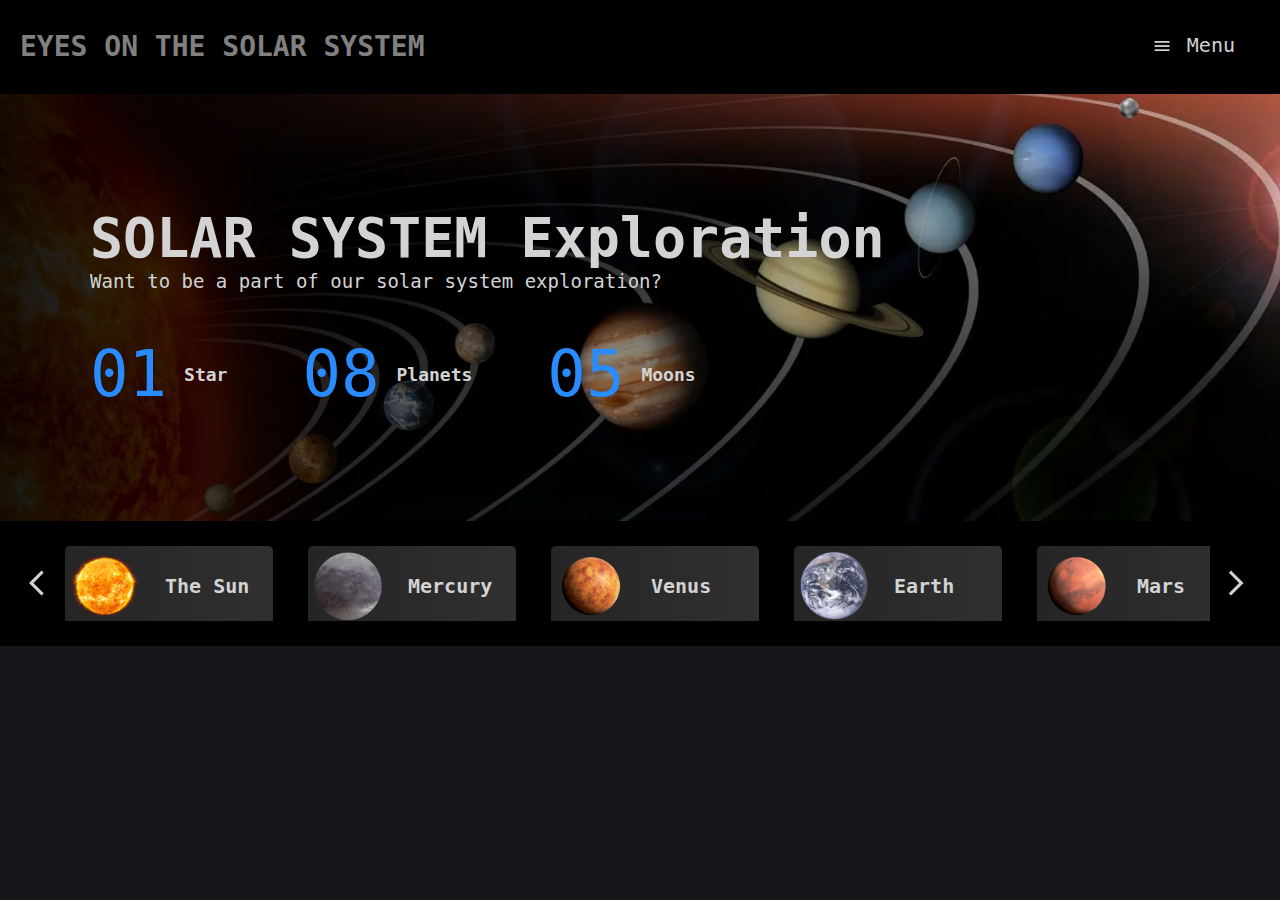
<file: index.html>
<!DOCTYPE html>
<html lang="en">
  <head>
    <title>Solar System</title>
    <link rel="stylesheet" href="style.css" />
  </head>
  <body>
    <div class="nav">
      <div class="logo">
        <a href="index.html" style="cursor: pointer">
          EYES ON THE SOLAR SYSTEM
        </a>
      </div>
      <div class="nav-menu">
        <img
          src="images/menu_24dp_ D3D3D3_FILL0_wght400_GRAD0_opsz24.png"
          class="nav-img"
        />
        Menu
      </div>
    </div>
    <div class="option-container">
      <button class="options-back">
        <img
          src="images/arrow_back_24dp_ RGB(205, 151, 69)_FILL0_wght400_GRAD0_opsz24.png"
          alt=""
          class="options-back-img"
        />
      </button>

      <div class="options home">
        <!--home cards-->
        <a href="Star/index.html">
          <div class="card head-card">
            <img src="images/sun.png" alt="" class="card-img" />
            <div class="card-container">
              <p class="card-head">The Sun</p>
              <p class="card-body">99.8% OF SOLAR SYSTEM</p>
            </div>
          </div>
        </a>
        <div class="card head-card planet">
          <img src="images/earth.png" alt="" class="card-img" />
          <div class="card-container">
            <p class="card-head">The Planets</p>
            <p class="card-body">ONLY SOLAR SYSTEM WITH LIFE</p>
          </div>
        </div>
        <div class="card head-card moons">
          <img src="images/moon.png" alt="" class="card-img" />
          <div class="card-container">
            <p class="card-head">The Moons</p>
            <p class="card-body">MORE THAN 200 MOONS IN SOLAR SYSTEM</p>
          </div>
        </div>
        <!--Plants from here-->
        <a href="Planets/Mercury/index.html">
          <div class="card body-card-planet body-card hide">
            <img src="images/mercury.png" alt="" class="card-img" />
            <div class="card-container">
              <p class="card-head">Mercury</p>
              <p class="card-body">CLOSEST PLANET TO SUN</p>
            </div>
          </div></a
        >
        <div class="card body-card-planet body-card hide">
          <img src="images/venus.png" alt="" class="card-img" />
          <div class="card-container">
            <p class="card-head">Venus</p>
            <p class="card-body">HOTTEST PLANET IN THE SOLAR SYSTEM</p>
          </div>
        </div>
        <div class="card body-card-planet body-card hide">
          <img src="images/earth.png" alt="" class="card-img" />
          <div class="card-container">
            <p class="card-head">Earth</p>
            <p class="card-body">ONLY PLANET WITH LIFE</p>
          </div>
        </div>
        <div class="card body-card-planet body-card hide">
          <img src="images/mars.png" alt="" class="card-img" />
          <div class="card-container">
            <p class="card-head">Mars</p>
            <p class="card-body">KNOWN AS THE RED PLANET</p>
          </div>
        </div>
        <div class="card body-card-planet body-card hide">
          <img src="images/jupiter.png" alt="" class="card-img" />
          <div class="card-container">
            <p class="card-head">Jupiter</p>
            <p class="card-body">LARGEST PLANET IN THE SOLAR SYSTEM</p>
          </div>
        </div>
        <div class="card body-card-planet body-card hide">
          <img src="images/saturn.png" alt="" class="card-img" />
          <div class="card-container">
            <p class="card-head">Saturn</p>
            <p class="card-body">ONLY RING PLANET IN THE SOLAR SYSTEM</p>
          </div>
        </div>
        <div class="card body-card-planet body-card hide">
          <img src="images/uranus.png" alt="" class="card-img" />
          <div class="card-container">
            <p class="card-head">Uranus</p>
            <p class="card-body">ONLY PLANET TO ROTATE ON ITS SIDE</p>
          </div>
        </div>
        <div class="card body-card-planet body-card hide">
          <img src="images/neptune.png" alt="" class="card-img" />
          <div class="card-container">
            <p class="card-head">Neptune</p>
            <p class="card-body">THE WINDIEST PLANET</p>
          </div>
        </div>
        <!--ends here-->
        <!--Moons start here-->
        <div class="card body-card-moon body-card hide">
          <img src="images/moon.png" alt="" class="card-img" />
          <div class="card-container">
            <p class="card-head">The Moon</p>
            <p class="card-body">EARTH'S ONLY NATURAL SATELLITE</p>
          </div>
        </div>

        <!--ends here-->
      </div>
    </div>
    <div class="main">
      <div class="face-div">
        <div class="heloo">
          <div class="face-div-child">
            <h1 class="solar-heading">SOLAR SYSTEM Exploration</h1>
            Want to be a part of our solar system exploration?
          </div>
          <div class="face-div-child2">
            <div class="detail">
              <span class="number-detail">01</span>
              <span class="text-detail">Star</span>
            </div>
            <div class="detail">
              <span class="number-detail">08</span>
              <span class="text-detail">Planets</span>
            </div>
            <div class="detail">
              <span class="number-detail">05</span>
              <span class="text-detail">Moons</span>
            </div>
          </div>
        </div>
        <img src="images/solarsystem.png" alt="" class="solar-img" />
      </div>

      <div class="slider">
        <button class="prev slider-btn">
          <img
            src="images/arrow_back_ios_24dp_ D3D3D3_FILL0_wght400_GRAD0_opsz24.png"
            alt=""
            class="slider-img"
          />
        </button>
        <button class="next slider-btn">
          <img
            src="images/arrow_forward_ios_24dp_ D3D3D3_FILL0_wght400_GRAD0_opsz24.png"
            alt=""
            class="slider-img"
          />
        </button>
        <div class="slider-child">
          <!-- <a href="Star/index.html"> -->
          <div class="slide">
            <img src="images/sun.png" alt="" class="slide-img" />
            <p class="slide-text">The Sun</p>
          </div>
          <!-- <a href="Planets/Mercury/index.html"> -->
          <div class="slide">
            <img src="images/mercury.png" alt="" class="slide-img" />
            <p class="slide-text">Mercury</p>
          </div>
          <!-- </a> -->
          <div class="slide">
            <img src="images/venus.png" alt="" class="slide-img" />
            <p class="slide-text">Venus</p>
          </div>
          <div class="slide">
            <img src="images/earth.png" alt="" class="slide-img" />
            <p class="slide-text">Earth</p>
          </div>
          <div class="slide">
            <img src="images/mars.png" alt="" class="slide-img" />
            <p class="slide-text">Mars</p>
          </div>
          <div class="slide">
            <img src="images/jupiter.png" alt="" class="slide-img" />
            <p class="slide-text">Jupiter</p>
          </div>
          <div class="slide">
            <img src="images/saturn.png" alt="" class="slide-img" />
            <p class="slide-text">Saturn</p>
          </div>
          <div class="slide">
            <img src="images/uranus.png" alt="" class="slide-img" />
            <p class="slide-text">Uranus</p>
          </div>
          <div class="slide">
            <img src="images/neptune.png" alt="" class="slide-img" />
            <p class="slide-text">Neptune</p>
          </div>
          <div class="slide">
            <img src="images/moon.png" alt="" class="slide-img" />
            <p class="slide-text">Moon</p>
          </div>
        </div>
      </div>
    </div>
    <script src="script.js"></script>
  </body>
</html>
</file>
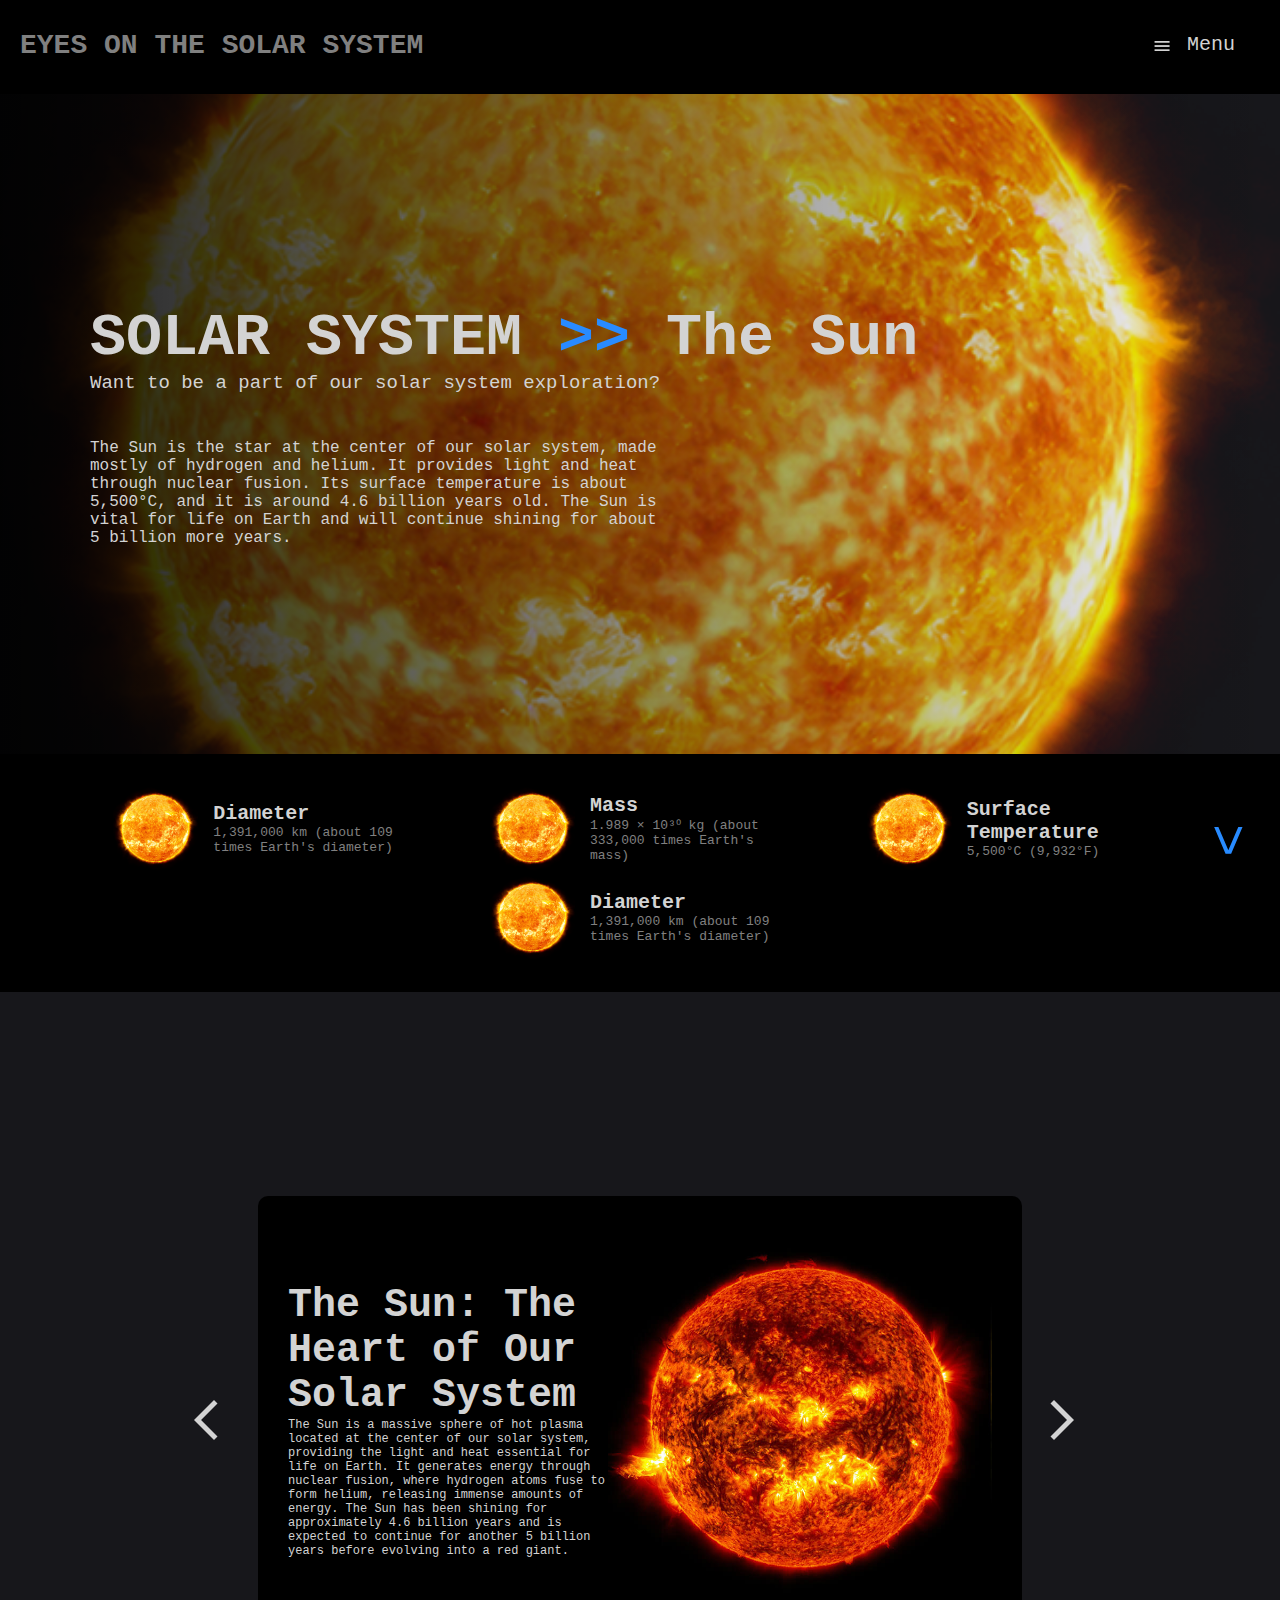
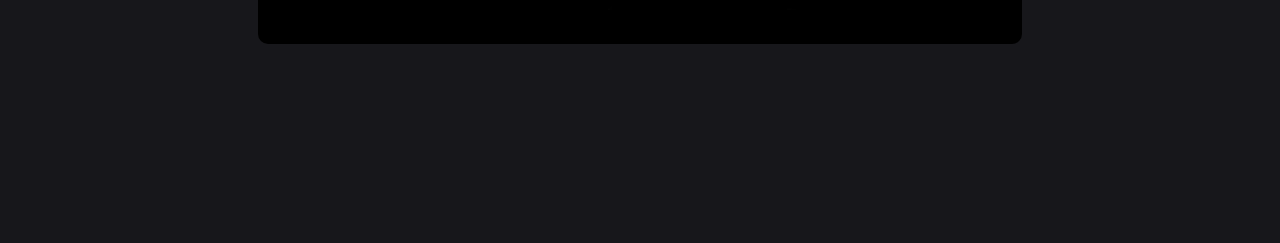
<file: Star/index.html>
<!DOCTYPE html>
<html lang="en">
  <head>
    <title>Sun</title>
    <link rel="stylesheet" href="style.css" />
  </head>
  <body>
    <button class="scroll-btn">
      <span style="color: rgb(40, 139, 255)" class="scroll-img">></span>
    </button>
    <div class="nav">
      <div class="logo">
        <a href="../index.html" style="cursor: pointer">
          EYES ON THE SOLAR SYSTEM
        </a>
      </div>
      <div class="nav-menu">
        <img
          src="../images/menu_24dp_ D3D3D3_FILL0_wght400_GRAD0_opsz24.png"
          class="nav-img"
        />
        Menu
      </div>
    </div>
    <div class="option-container">
      <button class="options-back arrow-btn">
        <img
          src="../images/arrow_back_24dp_ RGB(205, 151, 69)_FILL0_wght400_GRAD0_opsz24.png"
          alt=""
          class="options-back-img"
        />
      </button>

      <div class="options home">
        <!--home cards-->

        <div class="card head-card planet">
          <img src="../images/earth.png" alt="" class="card-img" />
          <div class="card-container">
            <p class="card-head">The Planets</p>
            <p class="card-body">ONLY SOLAR SYSTEM WITH LIFE</p>
          </div>
        </div>
        <div class="card head-card moons">
          <img src="../images/moon.png" alt="" class="card-img" />
          <div class="card-container">
            <p class="card-head">The Moons</p>
            <p class="card-body">MORE THAN 200 MOONS IN SOLAR SYSTEM</p>
          </div>
        </div>
        <div class="card head-card sun">
          <img src="../images/sun.png" alt="" class="card-img" />
          <div class="card-container">
            <p class="card-head">The Sun</p>
            <p class="card-body">99.8% OF SOLAR SYSTEM</p>
          </div>
        </div>
        <!--Plants from here-->
        <div class="card body-card-planet body-card hide">
          <img src="../images/mercury.png" alt="" class="card-img" />
          <div class="card-container">
            <p class="card-head">Mercury</p>
            <p class="card-body">CLOSEST PLANET TO SUN</p>
          </div>
        </div>
        <div class="card body-card-planet body-card hide">
          <img src="../images/venus.png" alt="" class="card-img" />
          <div class="card-container">
            <p class="card-head">Venus</p>
            <p class="card-body">HOTTEST PLANET IN THE SOLAR SYSTEM</p>
          </div>
        </div>
        <div class="card body-card-planet body-card hide">
          <img src="../images/earth.png" alt="" class="card-img" />
          <div class="card-container">
            <p class="card-head">Earth</p>
            <p class="card-body">ONLY PLANET WITH LIFE</p>
          </div>
        </div>
        <div class="card body-card-planet body-card hide">
          <img src="../images/mars.png" alt="" class="card-img" />
          <div class="card-container">
            <p class="card-head">Mars</p>
            <p class="card-body">KNOWN AS THE RED PLANET</p>
          </div>
        </div>
        <div class="card body-card-planet body-card hide">
          <img src="../images/jupiter.png" alt="" class="card-img" />
          <div class="card-container">
            <p class="card-head">Jupiter</p>
            <p class="card-body">LARGEST PLANET IN THE SOLAR SYSTEM</p>
          </div>
        </div>
        <div class="card body-card-planet body-card hide">
          <img src="../images/saturn.png" alt="" class="card-img" />
          <div class="card-container">
            <p class="card-head">Saturn</p>
            <p class="card-body">ONLY RING PLANET IN THE SOLAR SYSTEM</p>
          </div>
        </div>
        <div class="card body-card-planet body-card hide">
          <img src="../images/uranus.png" alt="" class="card-img" />
          <div class="card-container">
            <p class="card-head">Uranus</p>
            <p class="card-body">ONLY PLANET TO ROTATE ON ITS SIDE</p>
          </div>
        </div>
        <div class="card body-card-planet body-card hide">
          <img src="../images/neptune.png" alt="" class="card-img" />
          <div class="card-container">
            <p class="card-head">Neptune</p>
            <p class="card-body">THE WINDIEST PLANET</p>
          </div>
        </div>
        <!--ends here-->
        <!--Moons start here-->
        <div class="card body-card-moon body-card hide">
          <img src="../images/moon.png" alt="" class="card-img" />
          <div class="card-container">
            <p class="card-head">The Moon</p>
            <p class="card-body">EARTH'S ONLY NATURAL SATELLITE</p>
          </div>
        </div>

        <!--ends here-->
      </div>
    </div>
    <div class="main">
      <div class="face-div">
        <div class="heloo">
          <div class="face-div-child">
            <h1 class="solar-heading">
              SOLAR SYSTEM <span style="color: rgb(40, 139, 255)">>></span> The
              Sun
            </h1>
            Want to be a part of our solar system exploration?
          </div>
          <div class="face-div-child2">
            The Sun is the star at the center of our solar system, made mostly
            of hydrogen and helium. It provides light and heat through nuclear
            fusion. Its surface temperature is about 5,500°C, and it is around
            4.6 billion years old. The Sun is vital for life on Earth and will
            continue shining for about 5 billion more years.
          </div>
        </div>
        <img src="../images/sun.png" alt="" class="solar-img" />
      </div>

      <div class="slider">
        <div class="slider-child">
          <div class="slide">
            <div class="slide-img">
              <img src="../images/sun.png" alt="" class="img-slide" />
            </div>
            <div class="slide-text">
              <div class="slide-text-head">Diameter</div>
              <div class="slide-text-main">
                1,391,000 km (about 109 times Earth's diameter)
              </div>
            </div>
          </div>
          <div class="slide">
            <div class="slide-img">
              <img src="../images/sun.png" alt="" class="img-slide" />
            </div>
            <div class="slide-text">
              <div class="slide-text-head">Mass</div>
              <div class="slide-text-main">
                1.989 × 10³⁰ kg (about 333,000 times Earth's mass)
              </div>
            </div>
          </div>
          <div class="slide">
            <div class="slide-img">
              <img src="../images/sun.png" alt="" class="img-slide" />
            </div>
            <div class="slide-text">
              <div class="slide-text-head">Surface Temperature</div>
              <div class="slide-text-main">5,500°C (9,932°F)</div>
            </div>
          </div>
          <div class="slide">
            <div class="slide-img">
              <img src="../images/sun.png" alt="" class="img-slide" />
            </div>
            <div class="slide-text">
              <div class="slide-text-head">Diameter</div>
              <div class="slide-text-main">
                1,391,000 km (about 109 times Earth's diameter)
              </div>
            </div>
          </div>
        </div>
      </div>
    </div>
    <div class="body-main">
      <div class="no-name">
        <button class="prev slider-btn">
          <img
            src="../images/arrow_back_ios_24dp_ D3D3D3_FILL0_wght400_GRAD0_opsz24.png"
            alt=""
            class="slider-img"
          />
        </button>
        <button class="next slider-btn">
          <img
            src="..\images\arrow_forward_ios_24dp_ D3D3D3_FILL0_wght400_GRAD0_opsz24.png"
            alt=""
            class="slider-img"
          />
        </button>
        <div class="sld">
          <div class="card-body-main">
            <div class="info-main">
              <h1>The Sun: The Heart of Our Solar System</h1>
              <p class="info-p">
                The Sun is a massive sphere of hot plasma located at the center
                of our solar system, providing the light and heat essential for
                life on Earth. It generates energy through nuclear fusion, where
                hydrogen atoms fuse to form helium, releasing immense amounts of
                energy. The Sun has been shining for approximately 4.6 billion
                years and is expected to continue for another 5 billion years
                before evolving into a red giant.
              </p>
            </div>
            <div>
              <img src="imagess/sun.png" alt="" class="info-img" />
            </div>
          </div>
          <div class="card-body-main">
            <div class="info-main">
              <h1>Structure of the Sun</h1>
              <p class="info-p">
                The Sun consists of several distinct layers, each playing a
                crucial role in its function. At the core, where nuclear fusion
                occurs, temperatures reach an astonishing 15 million°C.
                Surrounding the core is the radiative zone, where energy slowly
                moves outward through radiation, a process that can take
                thousands of years. Beyond this lies the convective zone, where
                energy is transported by convection currents of hot plasma
                rising and cooler plasma sinking. The photosphere is the Sun’s
                visible surface, with a temperature of about 5,500°C, and is
                where sunspots, cooler dark patches caused by magnetic activity,
                appear. Above the photosphere, the chromosphere emits a reddish
                glow visible during solar eclipses, while the corona, the
                outermost layer, extends millions of kilometers into space with
                temperatures reaching over 1 million°C.
              </p>
            </div>
            <div>
              <img src="imagess/sunCore.png" alt="" class="info-img" />
            </div>
          </div>
          <div class="card-body-main">
            <div class="info-main">
              <h1>Solar Energy and Nuclear Fusion</h1>
              <p class="info-p">
                The Sun's energy production is driven by nuclear fusion, a
                process in which hydrogen nuclei combine to form helium,
                releasing a tremendous amount of energy in the form of light and
                heat. Every second, the Sun converts about 600 million tons of
                hydrogen into helium, producing an energy output of
                approximately 3.8 × 10²⁶ watts. This energy is crucial for
                sustaining life on Earth, as it drives photosynthesis in plants,
                powers the water cycle, and influences weather patterns.
                Sunlight takes around 8 minutes and 20 seconds to reach Earth,
                traveling at the speed of light.
              </p>
            </div>
            <div>
              <img src="imagess/necularfusion.png" alt="" class="info-img" />
            </div>
          </div>
          <div class="card-body-main">
            <div class="info-main">
              <h1>The Sun's Influence on Earth</h1>
              <p class="info-p">
                The Sun plays a critical role in Earth's climate and weather
                systems. Solar radiation provides the necessary warmth for life
                and powers natural processes like the water cycle and wind
                patterns. Earth's axial tilt and orbit around the Sun result in
                seasonal changes, impacting ecosystems and weather patterns
                globally. The Sun's activity also affects Earth's magnetosphere,
                contributing to stunning natural phenomena such as the auroras
                (Northern and Southern Lights), which occur when charged
                particles from the Sun interact with Earth's magnetic field.
                Furthermore, solar activity can influence technological systems,
                such as satellite communications and power grids.
              </p>
            </div>
            <div>
              <img src="imagess/earthSun.png" alt="" class="info-img" />
            </div>
          </div>
          <div class="card-body-main">
            <div class="info-main">
              <h1>The Sun’s Role in the Solar System</h1>
              <p class="info-p">
                The Sun’s immense gravitational pull governs the movements of
                planets, moons, asteroids, and comets in the solar system. It
                contains 99.86% of the total mass of the solar system, making it
                the dominant force that keeps celestial bodies in orbit. The
                Sun's energy also drives space weather, influencing planetary
                atmospheres and shaping the behavior of comets as they travel
                through the solar system. Its influence extends beyond the known
                planets, affecting objects in the Kuiper Belt and even the Oort
                Cloud at the solar system’s outer edges.
              </p>
            </div>
            <div>
              <img src="imagess/solarSystem.png" alt="" class="info-img" />
            </div>
          </div>
          <!-- <div class="card-body-main">
            <div class="info-main">
              <h1>Interesting Facts About the Sun</h1>
              <p class="info-p">
                <ul>
                  <li>The Sun's surface gravity is about 28 times stronger than Earth's gravity.</li>
                  <li>One million Earths could fit inside the Sun.</li>
                  <li>The Sun rotates faster at the equator (25 days) compared to the poles (35 days).</li>
                  <li>It produces 386 billion megawatts of energy every second.</li>
                  <li>If the Sun stopped shining suddenly, Earth would still experience daylight for 8 minutes and 20 seconds due to the time it takes light to travel.</li>
                </ul>
              </p>
            </div>
          </div> -->
        </div>
      </div>
    </div>
    <script src="script.js"></script>
  </body>
</html>
</file>
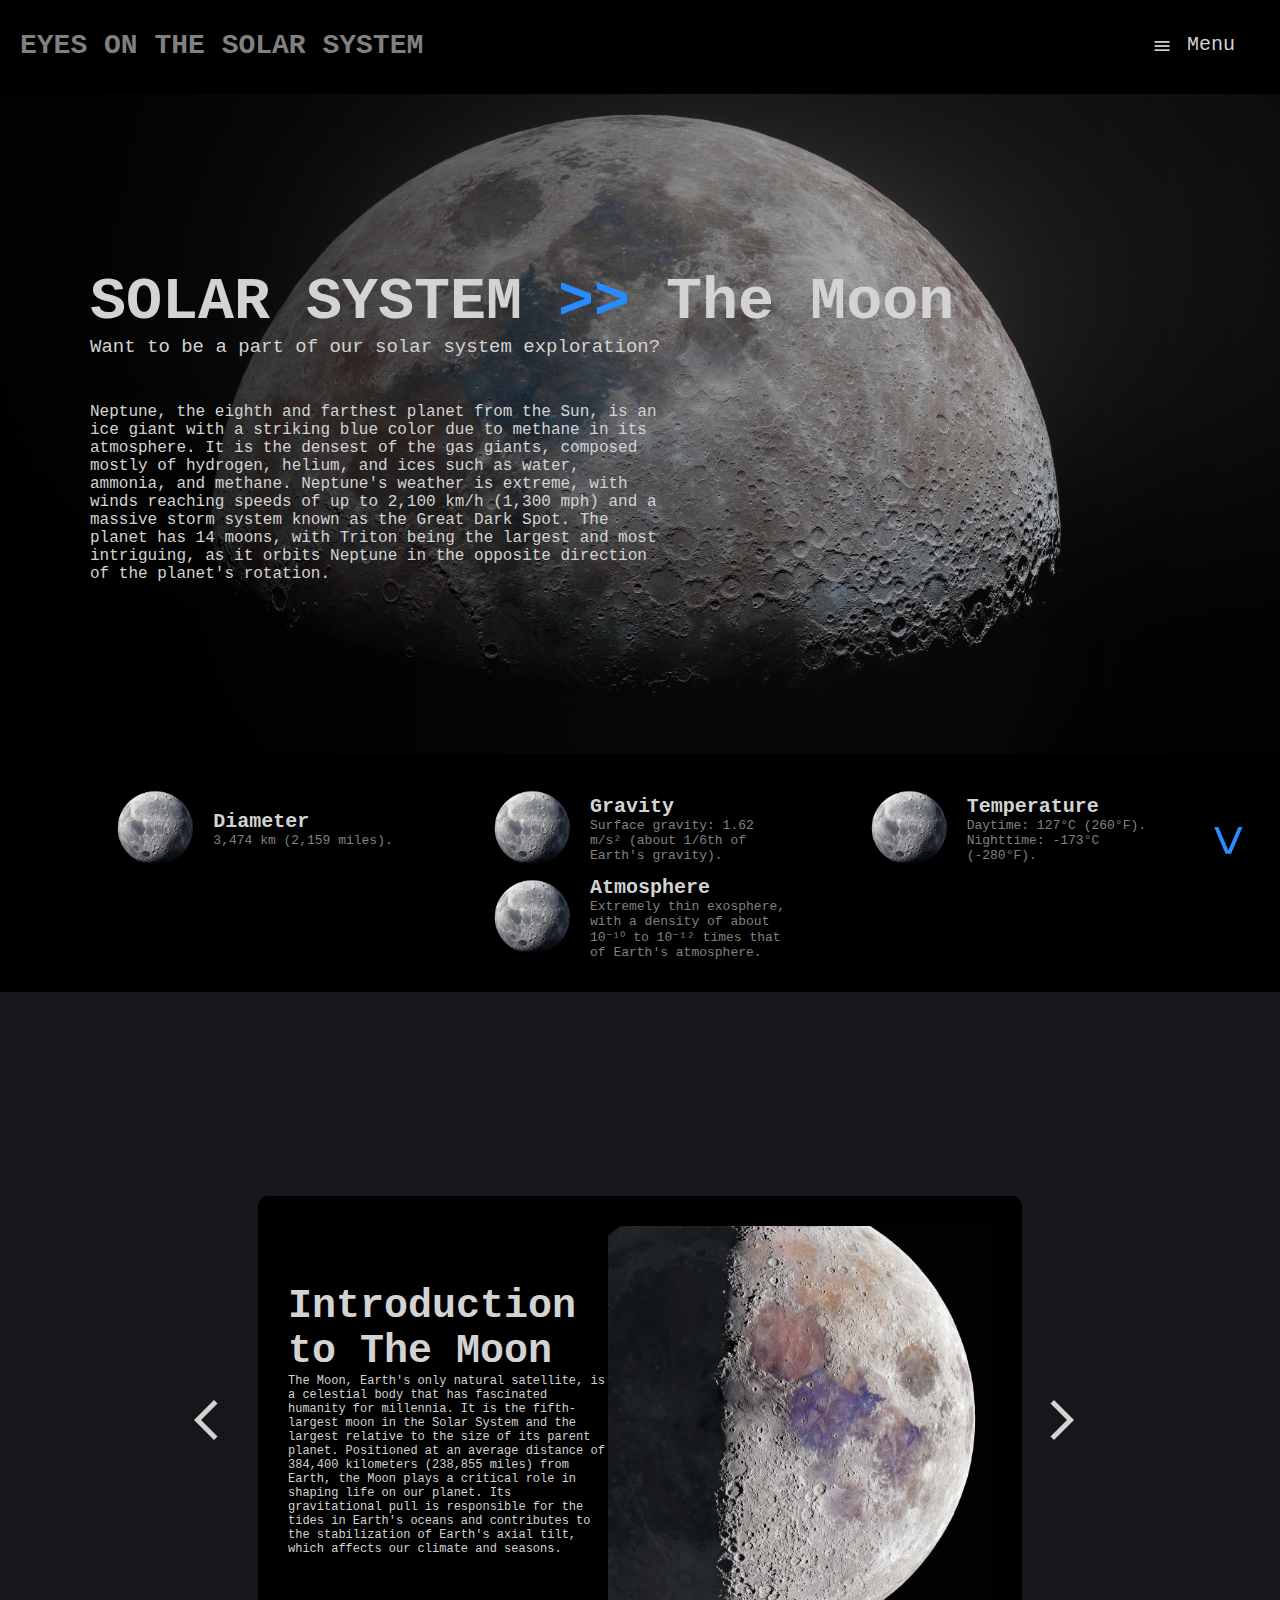
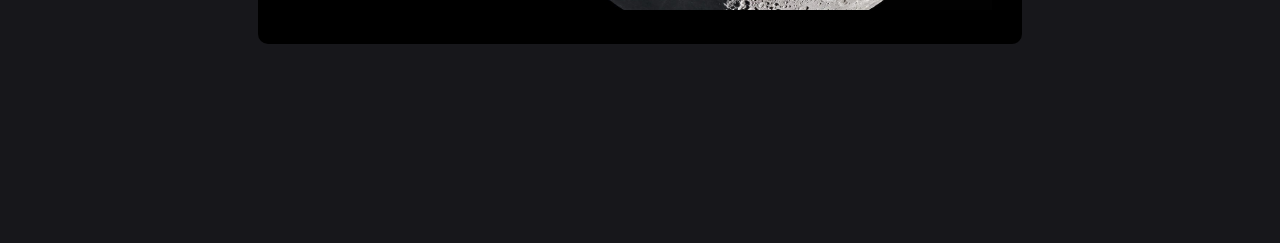
<file: Moons/The Moon/index.html>
<!DOCTYPE html>
<html lang="en">
  <head>
    <title>The Moon</title>
    <link rel="stylesheet" href="style.css" />
  </head>
  <body>
    <button class="scroll-btn">
      <span style="color: rgb(40, 139, 255)" class="scroll-img">></span>
    </button>
    <div class="nav">
      <div class="logo">
        <a href="../../index.html" style="cursor: pointer">
          EYES ON THE SOLAR SYSTEM
        </a>
      </div>
      <div class="nav-menu">
        <img
          src="../../images/menu_24dp_ D3D3D3_FILL0_wght400_GRAD0_opsz24.png"
          class="nav-img"
        />
        Menu
      </div>
    </div>
    <div class="option-container">
      <button class="options-back arrow-btn">
        <img
          src="../../images/arrow_back_24dp_ RGB(205, 151, 69)_FILL0_wght400_GRAD0_opsz24.png"
          alt=""
          class="options-back-img"
        />
      </button>

      <div class="options home">
        <!--home cards-->
        <a href="../../Star/index.html">
          <div class="card head-card">
            <img src="../../images/sun.png" alt="" class="card-img" />
            <div class="card-container">
              <p class="card-head">The Sun</p>
              <p class="card-body">99.8% OF SOLAR SYSTEM</p>
            </div>
          </div></a
        >
        <div class="card head-card planet">
          <img src="../../images/earth.png" alt="" class="card-img" />
          <div class="card-container">
            <p class="card-head">The Planets</p>
            <p class="card-body">ONLY SOLAR SYSTEM WITH LIFE</p>
          </div>
        </div>
        <div class="card head-card moons">
          <img src="../../images/moon.png" alt="" class="card-img" />
          <div class="card-container">
            <p class="card-head">The Moons</p>
            <p class="card-body">MORE THAN 200 MOONS IN SOLAR SYSTEM</p>
          </div>
        </div>
        <!--Plants from here-->
        <div class="card body-card-planet body-card hide">
          <img src="../../images/mercury.png" alt="" class="card-img" />
          <div class="card-container">
            <p class="card-head">Mercury</p>
            <p class="card-body">CLOSEST PLANET TO SUN</p>
          </div>
        </div>
        <div class="card body-card-planet body-card hide">
          <img src="../../images/venus.png" alt="" class="card-img" />
          <div class="card-container">
            <p class="card-head">Venus</p>
            <p class="card-body">HOTTEST PLANET IN THE SOLAR SYSTEM</p>
          </div>
        </div>

        <div class="card body-card-planet body-card hide">
          <img src="../../images/earth.png" alt="" class="card-img" />
          <div class="card-container">
            <p class="card-head">Earth</p>
            <p class="card-body">ONLY PLANET WITH LIFE</p>
          </div>
        </div>
        <div class="card body-card-planet body-card hide">
          <img src="../../images/mars.png" alt="" class="card-img" />
          <div class="card-container">
            <p class="card-head">Mars</p>
            <p class="card-body">KNOWN AS THE RED PLANET</p>
          </div>
        </div>
        <div class="card body-card-planet body-card hide">
          <img src="../../images/jupiter.png" alt="" class="card-img" />
          <div class="card-container">
            <p class="card-head">Jupiter</p>
            <p class="card-body">LARGEST PLANET IN THE SOLAR SYSTEM</p>
          </div>
        </div>
        <div class="card body-card-planet body-card hide">
          <img src="../../images/saturn.png" alt="" class="card-img" />
          <div class="card-container">
            <p class="card-head">Saturn</p>
            <p class="card-body">ONLY RING PLANET IN THE SOLAR SYSTEM</p>
          </div>
        </div>
        <div class="card body-card-planet body-card hide">
          <img src="../../images/uranus.png" alt="" class="card-img" />
          <div class="card-container">
            <p class="card-head">Uranus</p>
            <p class="card-body">ONLY PLANET TO ROTATE ON ITS SIDE</p>
          </div>
        </div>
        <!-- <div class="card body-card-planet body-card hide">
          <img src="../../images/neptune.png" alt="" class="card-img" />
          <div class="card-container">
            <p class="card-head">Neptune</p>
            <p class="card-body">THE WINDIEST PLANET</p>
          </div>
        </div> -->
        <!--ends here-->
        <!--Moons start here-->
        <div class="card body-card-moon body-card hide">
          <img src="../../images/moon.png" alt="" class="card-img" />
          <div class="card-container">
            <p class="card-head">The Moon</p>
            <p class="card-body">EARTH'S ONLY NATURAL SATELLITE</p>
          </div>
        </div>

        <!--ends here-->
      </div>
    </div>
    <div class="main">
      <div class="face-div">
        <div class="heloo">
          <div class="face-div-child">
            <h1 class="solar-heading">
              SOLAR SYSTEM
              <span style="color: rgb(40, 139, 255)">>></span> The Moon
            </h1>
            Want to be a part of our solar system exploration?
          </div>
          <div class="face-div-child2">
            Neptune, the eighth and farthest planet from the Sun, is an ice
            giant with a striking blue color due to methane in its atmosphere.
            It is the densest of the gas giants, composed mostly of hydrogen,
            helium, and ices such as water, ammonia, and methane. Neptune's
            weather is extreme, with winds reaching speeds of up to 2,100 km/h
            (1,300 mph) and a massive storm system known as the Great Dark Spot.
            The planet has 14 moons, with Triton being the largest and most
            intriguing, as it orbits Neptune in the opposite direction of the
            planet's rotation.
          </div>
        </div>
        <img src="imagess/banner.png" alt="" class="solar-img" />
      </div>

      <div class="slider">
        <div class="slider-child">
          <div class="slide">
            <div class="slide-img">
              <img src="../../images/moon.png" alt="" class="img-slide" />
            </div>
            <div class="slide-text">
              <div class="slide-text-head">Diameter</div>
              <div class="slide-text-main">3,474 km (2,159 miles).</div>
            </div>
          </div>
          <div class="slide">
            <div class="slide-img">
              <img src="../../images/moon.png" alt="" class="img-slide" />
            </div>
            <div class="slide-text">
              <div class="slide-text-head">Gravity</div>
              <div class="slide-text-main">
                Surface gravity: 1.62 m/s² (about 1/6th of Earth's gravity).
              </div>
            </div>
          </div>
          <div class="slide">
            <div class="slide-img">
              <img src="../../images/moon.png" alt="" class="img-slide" />
            </div>
            <div class="slide-text">
              <div class="slide-text-head">Temperature</div>
              <div class="slide-text-main">
                Daytime: 127°C (260°F). Nighttime: -173°C (-280°F).
              </div>
            </div>
          </div>
          <div class="slide">
            <div class="slide-img">
              <img src="../../images/moon.png" alt="" class="img-slide" />
            </div>
            <div class="slide-text">
              <div class="slide-text-head">Atmosphere</div>
              <div class="slide-text-main">
                Extremely thin exosphere, with a density of about 10⁻¹⁰ to 10⁻¹²
                times that of Earth's atmosphere.
              </div>
            </div>
          </div>
        </div>
      </div>
    </div>
    <div class="body-main">
      <div class="no-name">
        <button class="prev slider-btn">
          <img
            src="../../images/arrow_back_ios_24dp_ D3D3D3_FILL0_wght400_GRAD0_opsz24.png"
            alt=""
            class="slider-img"
          />
        </button>
        <button class="next slider-btn">
          <img
            src="../../images/arrow_forward_ios_24dp_ D3D3D3_FILL0_wght400_GRAD0_opsz24.png"
            alt=""
            class="slider-img"
          />
        </button>
        <div class="sld">
          <div class="card-body-main">
            <div class="info-main">
              <h1>Introduction to The Moon</h1>
              <p class="info-p">
                The Moon, Earth's only natural satellite, is a celestial body
                that has fascinated humanity for millennia. It is the
                fifth-largest moon in the Solar System and the largest relative
                to the size of its parent planet. Positioned at an average
                distance of 384,400 kilometers (238,855 miles) from Earth, the
                Moon plays a critical role in shaping life on our planet. Its
                gravitational pull is responsible for the tides in Earth's
                oceans and contributes to the stabilization of Earth's axial
                tilt, which affects our climate and seasons.
              </p>
            </div>
            <div>
              <img src="imagess/introduction.png" alt="" class="info-img" />
            </div>
          </div>
          <div class="card-body-main">
            <div class="info-main">
              <h1>Formation of the Moon</h1>
              <p class="info-p">
                The Moon is believed to have formed about 4.5 billion years ago,
                shortly after the formation of the Solar System, through the
                Giant Impact Hypothesis. According to this theory, a Mars-sized
                body, named Theia, collided with the early Earth, ejecting a
                significant amount of material into orbit. This debris
                eventually coalesced to form the Moon. Evidence for this theory
                includes the Moon's composition, which closely resembles Earth's
                mantle, and computer simulations of such impacts. This event not
                only gave rise to the Moon but also profoundly shaped Earth's
                evolution, stabilizing its axial tilt and influencing its early
                climate and rotation rate.
              </p>
            </div>
            <div>
              <img src="imagess/introduction2.png" alt="" class="info-img" />
            </div>
          </div>
          <div class="card-body-main">
            <div class="info-main">
              <h1>Surface Features</h1>
              <p class="info-p">
                The Moon's surface is a striking mix of bright highlands and
                darker maria (Latin for "seas"), formed from ancient volcanic
                activity. The highlands, which make up about 84% of the surface,
                are covered in craters caused by asteroid and comet impacts over
                billions of years. The maria, covering about 16%, are vast
                basalt plains created by lava flows that occurred around 3 to 4
                billion years ago. The largest of these, Oceanus Procellarum,
                spans over 2,500 kilometers.
              </p>
            </div>
            <div>
              <img src="imagess/surface.jpg" alt="" class="info-img" />
            </div>
          </div>
          <div class="card-body-main">
            <div class="info-main">
              <h1>The Moon’s Role in Tides</h1>
              <p class="info-p">
                The Moon's gravitational pull exerts a significant influence on
                Earth, creating tidal forces that result in the rising and
                falling of ocean levels. As the Moon orbits Earth, its gravity
                pulls water toward it, causing high tides on the side facing the
                Moon and on the opposite side due to the centrifugal force of
                Earth-Moon rotation. These tidal interactions are not only vital
                for marine ecosystems but also contribute to slowing Earth's
                rotation slightly over time, lengthening the day by about 1.7
                milliseconds per century. This tidal locking has also
                synchronized the Moon's rotation and orbit, ensuring we always
                see the same side.
              </p>
            </div>
            <div>
              <img src="imagess/tides.jpg" alt="" class="info-img" />
            </div>
          </div>
          <div class="card-body-main">
            <div class="info-main">
              <h1>Exploration of the Moon</h1>
              <p class="info-p">
                Human exploration of the Moon began in earnest during the 20th
                century, with the Apollo program marking a historic era. In
                1969, Apollo 11 landed astronauts Neil Armstrong and Buzz Aldrin
                on the lunar surface, making Armstrong the first human to walk
                on another celestial body. Six Apollo missions successfully
                landed on the Moon, bringing back 382 kilograms of rock and soil
                samples, which have greatly advanced our understanding of lunar
                geology and the early Solar System. In recent decades, robotic
                missions, such as NASA's Lunar Reconnaissance Orbiter and
                China's Chang’e program, have continued to map and study the
                Moon, paving the way for future human settlements.
              </p>
            </div>
            <div>
              <img src="imagess/exploration.png" alt="" class="info-img" />
            </div>
          </div>
          <!-- <div class="card-body-main">
            <div class="info-main">
              <h1>Interesting Facts About the Sun</h1>
              <p class="info-p">
                <ul>
                  <li>The Sun's surface gravity is about 28 times stronger than Earth's gravity.</li>
                  <li>One million Earths could fit inside the Sun.</li>
                  <li>The Sun rotates faster at the equator (25 days) compared to the poles (35 days).</li>
                  <li>It produces 386 billion megawatts of energy every second.</li>
                  <li>If the Sun stopped shining suddenly, Earth would still experience daylight for 8 minutes and 20 seconds due to the time it takes light to travel.</li>
                </ul>
              </p>
            </div>
          </div> -->
        </div>
      </div>
    </div>
    <script src="script.js"></script>
  </body>
</html>
</file>
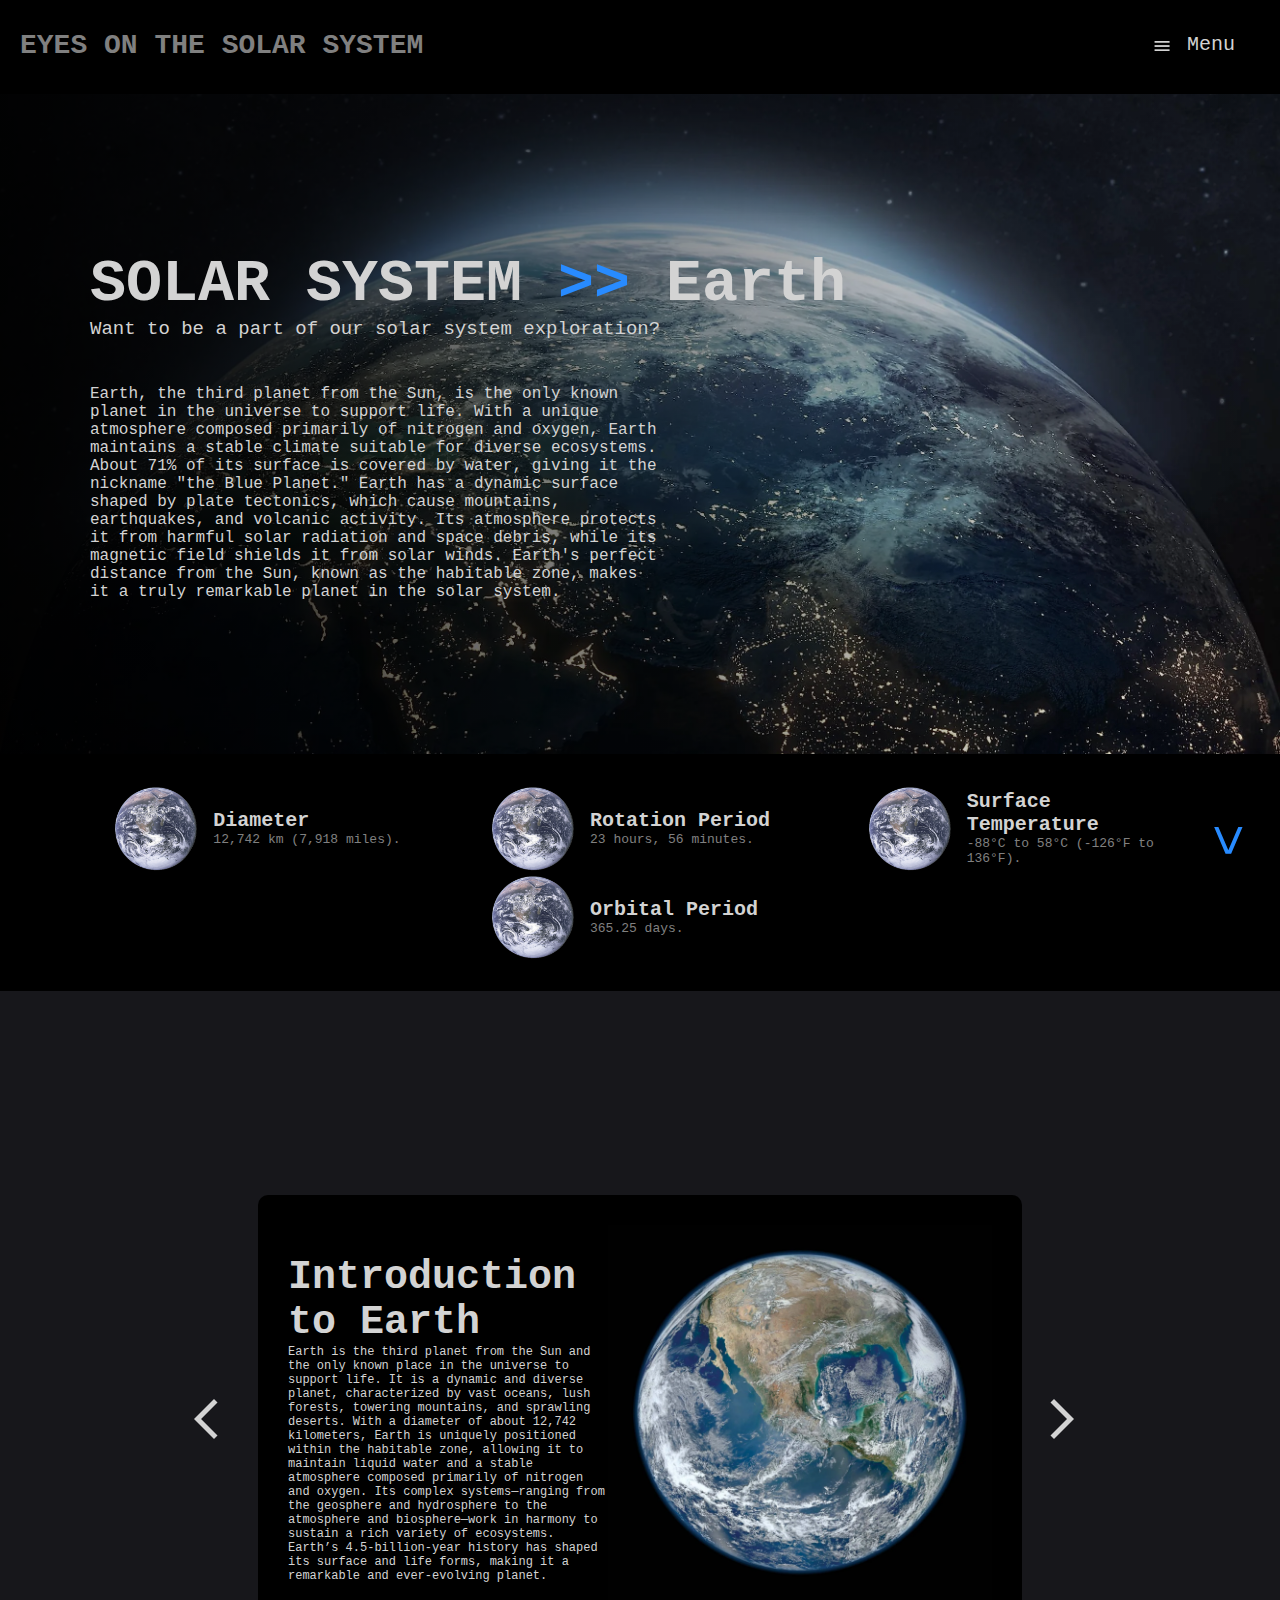
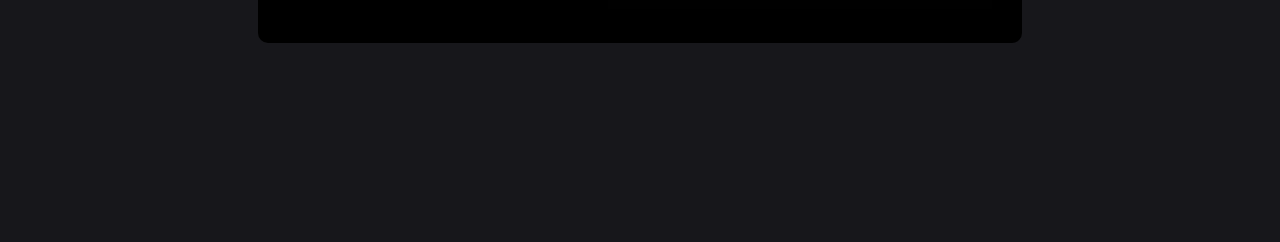
<file: Planets/Earth/index.html>
<!DOCTYPE html>
<html lang="en">
  <head>
    <title>Earth</title>
    <link rel="stylesheet" href="style.css" />
  </head>
  <body>
    <button class="scroll-btn">
      <span style="color: rgb(40, 139, 255)" class="scroll-img">></span>
    </button>
    <div class="nav">
      <div class="logo">
        <a href="../../index.html" style="cursor: pointer">
          EYES ON THE SOLAR SYSTEM
        </a>
      </div>
      <div class="nav-menu">
        <img
          src="../../images/menu_24dp_ D3D3D3_FILL0_wght400_GRAD0_opsz24.png"
          class="nav-img"
        />
        Menu
      </div>
    </div>
    <div class="option-container">
      <button class="options-back arrow-btn">
        <img
          src="../../images/arrow_back_24dp_ RGB(205, 151, 69)_FILL0_wght400_GRAD0_opsz24.png"
          alt=""
          class="options-back-img"
        />
      </button>

      <div class="options home">
        <!--home cards-->
        <a href="../../Star/index.html">
          <div class="card head-card">
            <img src="../../images/sun.png" alt="" class="card-img" />
            <div class="card-container">
              <p class="card-head">The Sun</p>
              <p class="card-body">99.8% OF SOLAR SYSTEM</p>
            </div>
          </div></a
        >
        <div class="card head-card planet">
          <img src="../../images/earth.png" alt="" class="card-img" />
          <div class="card-container">
            <p class="card-head">The Planets</p>
            <p class="card-body">ONLY SOLAR SYSTEM WITH LIFE</p>
          </div>
        </div>
        <div class="card head-card moons">
          <img src="../../images/moon.png" alt="" class="card-img" />
          <div class="card-container">
            <p class="card-head">The Moons</p>
            <p class="card-body">MORE THAN 200 MOONS IN SOLAR SYSTEM</p>
          </div>
        </div>
        <!--Plants from here-->
        <div class="card body-card-planet body-card hide">
          <img src="../../images/mercury.png" alt="" class="card-img" />
          <div class="card-container">
            <p class="card-head">Mercury</p>
            <p class="card-body">CLOSEST PLANET TO SUN</p>
          </div>
        </div>
        <div class="card body-card-planet body-card hide">
          <img src="../../images/venus.png" alt="" class="card-img" />
          <div class="card-container">
            <p class="card-head">Venus</p>
            <p class="card-body">HOTTEST PLANET IN THE SOLAR SYSTEM</p>
          </div>
        </div>
        <!--
          <div class="card body-card-planet body-card hide">
            <img src="../../images/earth.png" alt="" class="card-img" />
            <div class="card-container">
              <p class="card-head">Earth</p>
              <p class="card-body">ONLY PLANET WITH LIFE</p>
            </div>
          </div> -->
        <div class="card body-card-planet body-card hide">
          <img src="../../images/mars.png" alt="" class="card-img" />
          <div class="card-container">
            <p class="card-head">Mars</p>
            <p class="card-body">KNOWN AS THE RED PLANET</p>
          </div>
        </div>
        <div class="card body-card-planet body-card hide">
          <img src="../../images/jupiter.png" alt="" class="card-img" />
          <div class="card-container">
            <p class="card-head">Jupiter</p>
            <p class="card-body">LARGEST PLANET IN THE SOLAR SYSTEM</p>
          </div>
        </div>
        <div class="card body-card-planet body-card hide">
          <img src="../../images/saturn.png" alt="" class="card-img" />
          <div class="card-container">
            <p class="card-head">Saturn</p>
            <p class="card-body">ONLY RING PLANET IN THE SOLAR SYSTEM</p>
          </div>
        </div>
        <div class="card body-card-planet body-card hide">
          <img src="../../images/uranus.png" alt="" class="card-img" />
          <div class="card-container">
            <p class="card-head">Uranus</p>
            <p class="card-body">ONLY PLANET TO ROTATE ON ITS SIDE</p>
          </div>
        </div>
        <div class="card body-card-planet body-card hide">
          <img src="../../images/neptune.png" alt="" class="card-img" />
          <div class="card-container">
            <p class="card-head">Neptune</p>
            <p class="card-body">THE WINDIEST PLANET</p>
          </div>
        </div>
        <!--ends here-->
        <!--Moons start here-->
        <div class="card body-card-moon body-card hide">
          <img src="../../images/moon.png" alt="" class="card-img" />
          <div class="card-container">
            <p class="card-head">The Moon</p>
            <p class="card-body">EARTH'S ONLY NATURAL SATELLITE</p>
          </div>
        </div>

        <!--ends here-->
      </div>
    </div>
    <div class="main">
      <div class="face-div">
        <div class="heloo">
          <div class="face-div-child">
            <h1 class="solar-heading">
              SOLAR SYSTEM
              <span style="color: rgb(40, 139, 255)">>></span> Earth
            </h1>
            Want to be a part of our solar system exploration?
          </div>
          <div class="face-div-child2">
            Earth, the third planet from the Sun, is the only known planet in
            the universe to support life. With a unique atmosphere composed
            primarily of nitrogen and oxygen, Earth maintains a stable climate
            suitable for diverse ecosystems. About 71% of its surface is covered
            by water, giving it the nickname "the Blue Planet." Earth has a
            dynamic surface shaped by plate tectonics, which cause mountains,
            earthquakes, and volcanic activity. Its atmosphere protects it from
            harmful solar radiation and space debris, while its magnetic field
            shields it from solar winds. Earth's perfect distance from the Sun,
            known as the habitable zone, makes it a truly remarkable planet in
            the solar system.
          </div>
        </div>
        <img src="imagess/banner.png" alt="" class="solar-img" />
      </div>

      <div class="slider">
        <div class="slider-child">
          <div class="slide">
            <div class="slide-img">
              <img src="../../images/earth.png" alt="" class="img-slide" />
            </div>
            <div class="slide-text">
              <div class="slide-text-head">Diameter</div>
              <div class="slide-text-main">12,742 km (7,918 miles).</div>
            </div>
          </div>
          <div class="slide">
            <div class="slide-img">
              <img src="../../images/earth.png" alt="" class="img-slide" />
            </div>
            <div class="slide-text">
              <div class="slide-text-head">Rotation Period</div>
              <div class="slide-text-main">23 hours, 56 minutes.</div>
            </div>
          </div>
          <div class="slide">
            <div class="slide-img">
              <img src="../../images/earth.png" alt="" class="img-slide" />
            </div>
            <div class="slide-text">
              <div class="slide-text-head">Surface Temperature</div>
              <div class="slide-text-main">
                -88°C to 58°C (-126°F to 136°F).
              </div>
            </div>
          </div>
          <div class="slide">
            <div class="slide-img">
              <img src="../../images/earth.png" alt="" class="img-slide" />
            </div>
            <div class="slide-text">
              <div class="slide-text-head">Orbital Period</div>
              <div class="slide-text-main">365.25 days.</div>
            </div>
          </div>
        </div>
      </div>
    </div>
    <div class="body-main">
      <div class="no-name">
        <button class="prev slider-btn">
          <img
            src="../../images/arrow_back_ios_24dp_ D3D3D3_FILL0_wght400_GRAD0_opsz24.png"
            alt=""
            class="slider-img"
          />
        </button>
        <button class="next slider-btn">
          <img
            src="../../images/arrow_forward_ios_24dp_ D3D3D3_FILL0_wght400_GRAD0_opsz24.png"
            alt=""
            class="slider-img"
          />
        </button>
        <div class="sld">
          <div class="card-body-main">
            <div class="info-main">
              <h1>Introduction to Earth</h1>
              <p class="info-p">
                Earth is the third planet from the Sun and the only known place
                in the universe to support life. It is a dynamic and diverse
                planet, characterized by vast oceans, lush forests, towering
                mountains, and sprawling deserts. With a diameter of about
                12,742 kilometers, Earth is uniquely positioned within the
                habitable zone, allowing it to maintain liquid water and a
                stable atmosphere composed primarily of nitrogen and oxygen. Its
                complex systems—ranging from the geosphere and hydrosphere to
                the atmosphere and biosphere—work in harmony to sustain a rich
                variety of ecosystems. Earth’s 4.5-billion-year history has
                shaped its surface and life forms, making it a remarkable and
                ever-evolving planet.
              </p>
            </div>
            <div>
              <img src="imagess/earth-slide.png" alt="" class="info-img" />
            </div>
          </div>
          <div class="card-body-main">
            <div class="info-main">
              <h1>Earth’s Atmosphere</h1>
              <p class="info-p">
                Earth's atmosphere is a complex and dynamic system that supports
                life by regulating temperature and providing essential gases. It
                is composed primarily of nitrogen (78%) and oxygen (21%), with
                trace amounts of carbon dioxide, water vapor, and other gases.
                This protective layer shields the planet from harmful solar
                radiation and meteoroids, burning up most of the latter before
                they reach the surface. The atmosphere is divided into layers,
                including the troposphere, where weather occurs, and the
                stratosphere, which contains the ozone layer critical for
                blocking ultraviolet rays
              </p>
            </div>
            <div>
              <img src="imagess/atmosphere.png" alt="" class="info-img" />
            </div>
          </div>
          <div class="card-body-main">
            <div class="info-main">
              <h1>Earth's Climate</h1>
              <p class="info-p">
                Earth’s climate is driven by solar energy, atmospheric
                circulation, and ocean currents, creating distinct regions such
                as tropical, temperate, and polar zones. The planet’s tilt of
                23.5 degrees causes seasonal variations in temperature and
                weather patterns. Over millions of years, Earth has experienced
                ice ages and warm periods due to natural cycles, but human
                activity, such as burning fossil fuels and deforestation, has
                accelerated climate change. Rising global temperatures, melting
                ice caps, and increasing extreme weather events pose significant
                challenges to ecosystems and societies, underscoring the
                importance of sustainable practices to mitigate these impacts.
              </p>
            </div>
            <div>
              <img src="imagess/climate.png" alt="" class="info-img" />
            </div>
          </div>
          <div class="card-body-main">
            <div class="info-main">
              <h1>Earth's Biosphere</h1>
              <p class="info-p">
                Earth’s biosphere is unparalleled in its complexity, hosting
                millions of species across land, air, and water. Life thrives in
                diverse ecosystems, from dense tropical rainforests to the deep
                ocean trenches. This interconnected web of living organisms
                relies on biogeochemical cycles, such as the carbon and nitrogen
                cycles, to recycle nutrients. Human activity, however, is
                putting unprecedented pressure on the biosphere, with habitat
                destruction, pollution, and overexploitation of resources
                threatening biodiversity. Conservation efforts and advances in
                technology are critical for preserving Earth’s unique biosphere
                for future generations.
              </p>
            </div>
            <div>
              <img src="imagess/biosphere.png" alt="" class="info-img" />
            </div>
          </div>
          <div class="card-body-main">
            <div class="info-main">
              <h1>Human Civilization</h1>
              <p class="info-p">
                Human civilization has transformed Earth like no other species,
                shaping the planet through agriculture, industry, and
                urbanization. From the development of ancient cities to modern
                technological hubs, humans have built intricate societies that
                rely on Earth’s resources for energy, food, and materials.
                However, this rapid development has also led to significant
                environmental challenges, including deforestation, pollution,
                and climate change. As we continue to advance, sustainable
                development and global cooperation will be essential to balance
                the needs of human progress with the health of the planet.
              </p>
            </div>
            <div>
              <img src="imagess/human.png" alt="" class="info-img" />
            </div>
          </div>
          <!-- <div class="card-body-main">
            <div class="info-main">
              <h1>Interesting Facts About the Sun</h1>
              <p class="info-p">
                <ul>
                  <li>The Sun's surface gravity is about 28 times stronger than Earth's gravity.</li>
                  <li>One million Earths could fit inside the Sun.</li>
                  <li>The Sun rotates faster at the equator (25 days) compared to the poles (35 days).</li>
                  <li>It produces 386 billion megawatts of energy every second.</li>
                  <li>If the Sun stopped shining suddenly, Earth would still experience daylight for 8 minutes and 20 seconds due to the time it takes light to travel.</li>
                </ul>
              </p>
            </div>
          </div> -->
        </div>
      </div>
    </div>
    <script src="script.js"></script>
  </body>
</html>
</file>
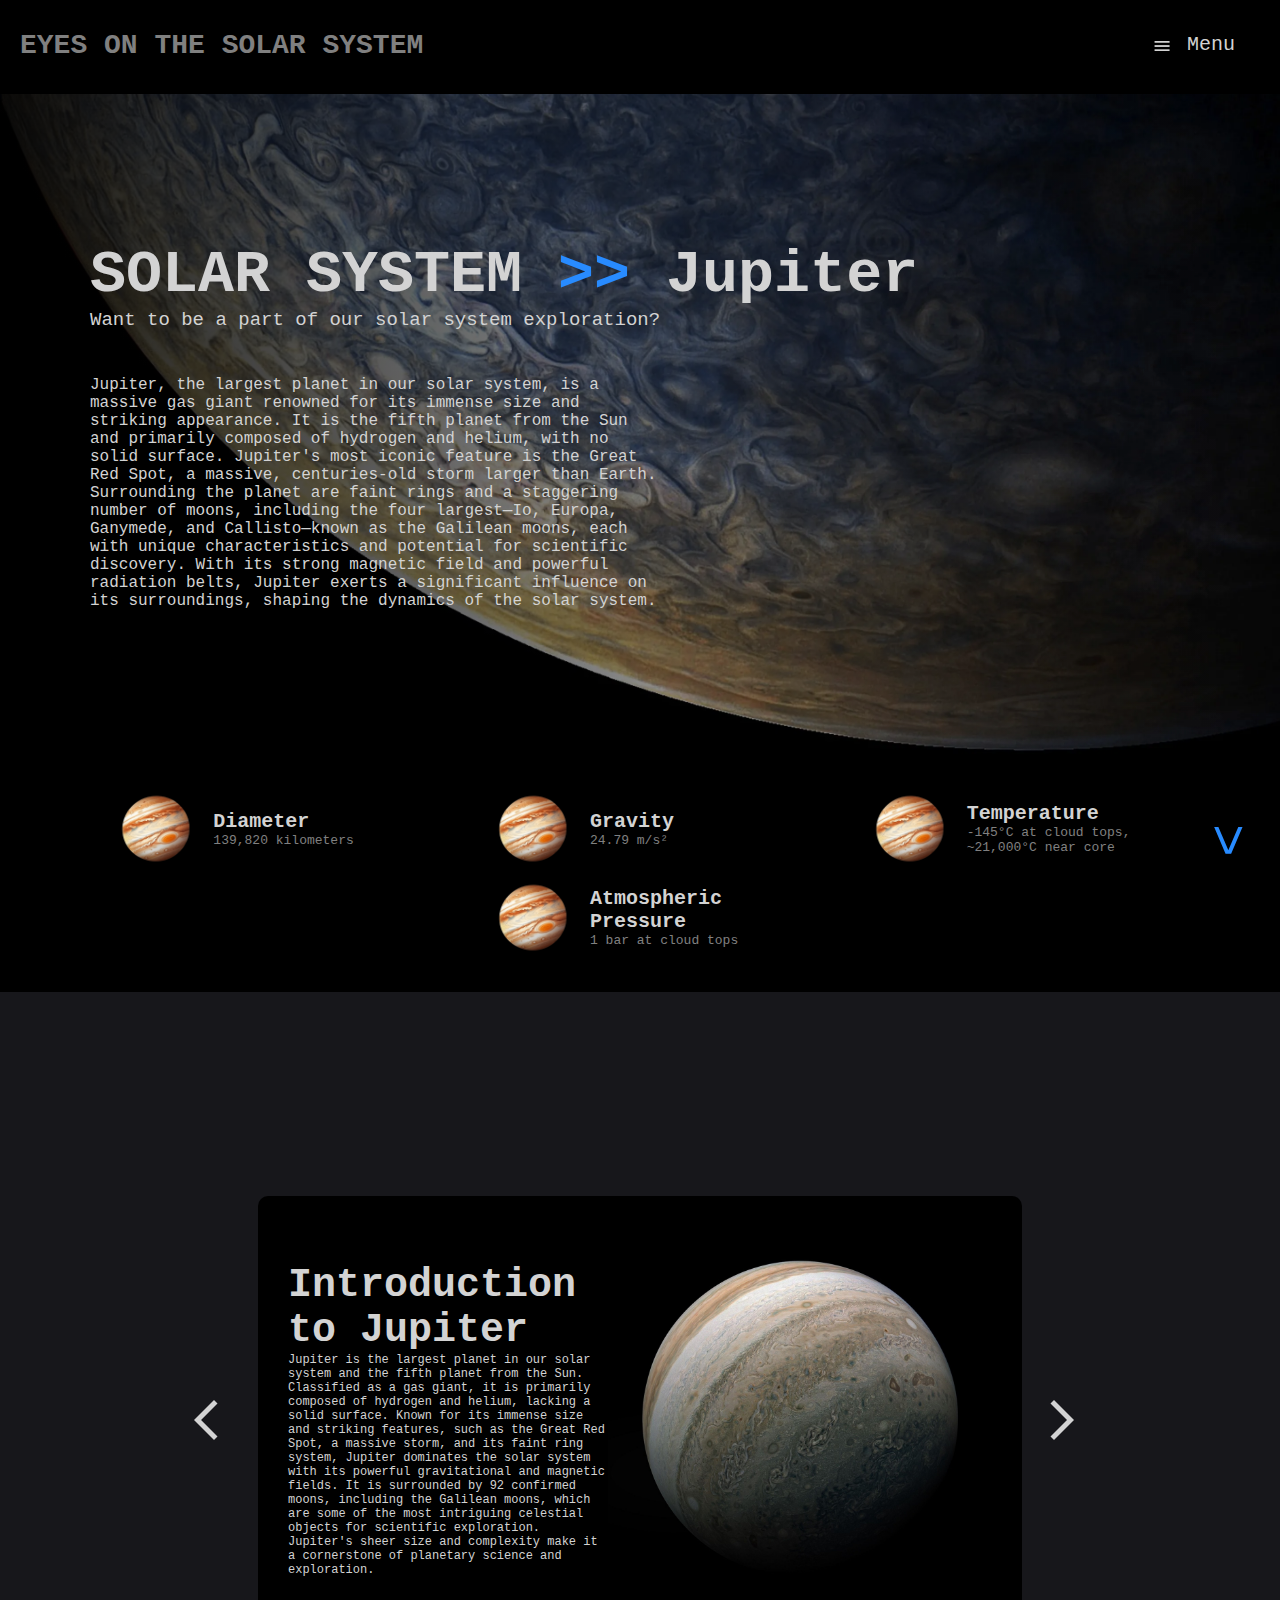
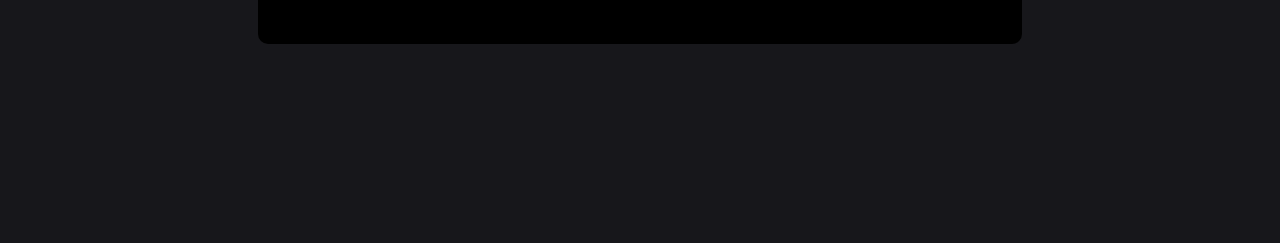
<file: Planets/Jupiter/index.html>
<!DOCTYPE html>
<html lang="en">
  <head>
    <title>Jupiter</title>
    <link rel="stylesheet" href="style.css" />
  </head>
  <body>
    <button class="scroll-btn">
      <span style="color: rgb(40, 139, 255)" class="scroll-img">></span>
    </button>
    <div class="nav">
      <div class="logo">
        <a href="../../index.html" style="cursor: pointer">
          EYES ON THE SOLAR SYSTEM
        </a>
      </div>
      <div class="nav-menu">
        <img
          src="../../images/menu_24dp_ D3D3D3_FILL0_wght400_GRAD0_opsz24.png"
          class="nav-img"
        />
        Menu
      </div>
    </div>
    <div class="option-container">
      <button class="options-back arrow-btn">
        <img
          src="../../images/arrow_back_24dp_ RGB(205, 151, 69)_FILL0_wght400_GRAD0_opsz24.png"
          alt=""
          class="options-back-img"
        />
      </button>

      <div class="options home">
        <!--home cards-->
        <a href="../../Star/index.html">
          <div class="card head-card">
            <img src="../../images/sun.png" alt="" class="card-img" />
            <div class="card-container">
              <p class="card-head">The Sun</p>
              <p class="card-body">99.8% OF SOLAR SYSTEM</p>
            </div>
          </div></a
        >
        <div class="card head-card planet">
          <img src="../../images/earth.png" alt="" class="card-img" />
          <div class="card-container">
            <p class="card-head">The Planets</p>
            <p class="card-body">ONLY SOLAR SYSTEM WITH LIFE</p>
          </div>
        </div>
        <div class="card head-card moons">
          <img src="../../images/moon.png" alt="" class="card-img" />
          <div class="card-container">
            <p class="card-head">The Moons</p>
            <p class="card-body">MORE THAN 200 MOONS IN SOLAR SYSTEM</p>
          </div>
        </div>
        <!--Plants from here-->
        <div class="card body-card-planet body-card hide">
          <img src="../../images/mercury.png" alt="" class="card-img" />
          <div class="card-container">
            <p class="card-head">Mercury</p>
            <p class="card-body">CLOSEST PLANET TO SUN</p>
          </div>
        </div>
        <div class="card body-card-planet body-card hide">
          <img src="../../images/venus.png" alt="" class="card-img" />
          <div class="card-container">
            <p class="card-head">Venus</p>
            <p class="card-body">HOTTEST PLANET IN THE SOLAR SYSTEM</p>
          </div>
        </div>

        <div class="card body-card-planet body-card hide">
          <img src="../../images/earth.png" alt="" class="card-img" />
          <div class="card-container">
            <p class="card-head">Earth</p>
            <p class="card-body">ONLY PLANET WITH LIFE</p>
          </div>
        </div>
        <div class="card body-card-planet body-card hide">
          <img src="../../images/mars.png" alt="" class="card-img" />
          <div class="card-container">
            <p class="card-head">Mars</p>
            <p class="card-body">KNOWN AS THE RED PLANET</p>
          </div>
        </div>
        <!-- <div class="card body-card-planet body-card hide">
          <img src="../../images/jupiter.png" alt="" class="card-img" />
          <div class="card-container">
            <p class="card-head">Jupiter</p>
            <p class="card-body">LARGEST PLANET IN THE SOLAR SYSTEM</p>
          </div>
        </div> -->
        <div class="card body-card-planet body-card hide">
          <img src="../../images/saturn.png" alt="" class="card-img" />
          <div class="card-container">
            <p class="card-head">Saturn</p>
            <p class="card-body">ONLY RING PLANET IN THE SOLAR SYSTEM</p>
          </div>
        </div>
        <div class="card body-card-planet body-card hide">
          <img src="../../images/uranus.png" alt="" class="card-img" />
          <div class="card-container">
            <p class="card-head">Uranus</p>
            <p class="card-body">ONLY PLANET TO ROTATE ON ITS SIDE</p>
          </div>
        </div>
        <div class="card body-card-planet body-card hide">
          <img src="../../images/neptune.png" alt="" class="card-img" />
          <div class="card-container">
            <p class="card-head">Neptune</p>
            <p class="card-body">THE WINDIEST PLANET</p>
          </div>
        </div>
        <!--ends here-->
        <!--Moons start here-->
        <div class="card body-card-moon body-card hide">
          <img src="../../images/moon.png" alt="" class="card-img" />
          <div class="card-container">
            <p class="card-head">The Moon</p>
            <p class="card-body">EARTH'S ONLY NATURAL SATELLITE</p>
          </div>
        </div>

        <!--ends here-->
      </div>
    </div>
    <div class="main">
      <div class="face-div">
        <div class="heloo">
          <div class="face-div-child">
            <h1 class="solar-heading">
              SOLAR SYSTEM
              <span style="color: rgb(40, 139, 255)">>></span> Jupiter
            </h1>
            Want to be a part of our solar system exploration?
          </div>
          <div class="face-div-child2">
            Jupiter, the largest planet in our solar system, is a massive gas
            giant renowned for its immense size and striking appearance. It is
            the fifth planet from the Sun and primarily composed of hydrogen and
            helium, with no solid surface. Jupiter's most iconic feature is the
            Great Red Spot, a massive, centuries-old storm larger than Earth.
            Surrounding the planet are faint rings and a staggering number of
            moons, including the four largest—Io, Europa, Ganymede, and
            Callisto—known as the Galilean moons, each with unique
            characteristics and potential for scientific discovery. With its
            strong magnetic field and powerful radiation belts, Jupiter exerts a
            significant influence on its surroundings, shaping the dynamics of
            the solar system.
          </div>
        </div>
        <img src="imagess/banner.png" alt="" class="solar-img" />
      </div>

      <div class="slider">
        <div class="slider-child">
          <div class="slide">
            <div class="slide-img">
              <img src="../../images/jupiter.png" alt="" class="img-slide" />
            </div>
            <div class="slide-text">
              <div class="slide-text-head">Diameter</div>
              <div class="slide-text-main">139,820 kilometers</div>
            </div>
          </div>
          <div class="slide">
            <div class="slide-img">
              <img src="../../images/jupiter.png" alt="" class="img-slide" />
            </div>
            <div class="slide-text">
              <div class="slide-text-head">Gravity</div>
              <div class="slide-text-main">24.79 m/s²</div>
            </div>
          </div>
          <div class="slide">
            <div class="slide-img">
              <img src="../../images/jupiter.png" alt="" class="img-slide" />
            </div>
            <div class="slide-text">
              <div class="slide-text-head">Temperature</div>
              <div class="slide-text-main">
                -145°C at cloud tops, ~21,000°C near core
              </div>
            </div>
          </div>
          <div class="slide">
            <div class="slide-img">
              <img src="../../images/jupiter.png" alt="" class="img-slide" />
            </div>
            <div class="slide-text">
              <div class="slide-text-head">Atmospheric Pressure</div>
              <div class="slide-text-main">1 bar at cloud tops</div>
            </div>
          </div>
        </div>
      </div>
    </div>
    <div class="body-main">
      <div class="no-name">
        <button class="prev slider-btn">
          <img
            src="../../images/arrow_back_ios_24dp_ D3D3D3_FILL0_wght400_GRAD0_opsz24.png"
            alt=""
            class="slider-img"
          />
        </button>
        <button class="next slider-btn">
          <img
            src="../../images/arrow_forward_ios_24dp_ D3D3D3_FILL0_wght400_GRAD0_opsz24.png"
            alt=""
            class="slider-img"
          />
        </button>
        <div class="sld">
          <div class="card-body-main">
            <div class="info-main">
              <h1>Introduction to Jupiter</h1>
              <p class="info-p">
                Jupiter is the largest planet in our solar system and the fifth
                planet from the Sun. Classified as a gas giant, it is primarily
                composed of hydrogen and helium, lacking a solid surface. Known
                for its immense size and striking features, such as the Great
                Red Spot, a massive storm, and its faint ring system, Jupiter
                dominates the solar system with its powerful gravitational and
                magnetic fields. It is surrounded by 92 confirmed moons,
                including the Galilean moons, which are some of the most
                intriguing celestial objects for scientific exploration.
                Jupiter's sheer size and complexity make it a cornerstone of
                planetary science and exploration.
              </p>
            </div>
            <div>
              <img src="imagess/introduction.png" alt="" class="info-img" />
            </div>
          </div>
          <div class="card-body-main">
            <div class="info-main">
              <h1>Atmosphere and Weather</h1>
              <p class="info-p">
                Jupiter’s atmosphere is a turbulent and colorful mix of clouds
                made of ammonia, ammonium hydrosulfide, and water. It is famous
                for its banded appearance, caused by strong east-west winds that
                separate lighter and darker clouds into distinct zones and
                belts. The Great Red Spot, a storm larger than Earth, has raged
                for at least 350 years, demonstrating the extreme and
                long-lasting nature of Jupiter’s weather systems. Winds can
                reach speeds of 500 km/h (310 mph), and lightning storms on
                Jupiter are hundreds of times more powerful than those on Earth.
              </p>
            </div>
            <div>
              <img src="imagess/atmosphere.png" alt="" class="info-img" />
            </div>
          </div>
          <div class="card-body-main">
            <div class="info-main">
              <h1>Magnetic Field and Magnetosphere</h1>
              <p class="info-p">
                Jupiter boasts 92 confirmed moons, the most of any planet in the
                solar system. The four largest, known as the Galilean moons—Io,
                Europa, Ganymede, and Callisto—are of particular interest. Io is
                the most volcanically active body in the solar system, while
                Europa’s icy surface may conceal an ocean capable of supporting
                life. Ganymede, the largest moon in the solar system, is larger
                than Mercury and has its own magnetic field. Callisto, heavily
                cratered, provides insights into the early solar system. Jupiter
                also has faint, dusty rings formed by debris from its moons,
                although these rings are less prominent than Saturn’s.
              </p>
            </div>
            <div>
              <img src="imagess/magnetic.png" alt="" class="info-img" />
            </div>
          </div>
          <div class="card-body-main">
            <div class="info-main">
              <h1>Moons and Rings</h1>
              <p class="info-p">
                Jupiter boasts 92 confirmed moons, the most of any planet in the
                solar system. The four largest, known as the Galilean moons—Io,
                Europa, Ganymede, and Callisto—are of particular interest. Io is
                the most volcanically active body in the solar system, while
                Europa’s icy surface may conceal an ocean capable of supporting
                life. Ganymede, the largest moon in the solar system, is larger
                than Mercury and has its own magnetic field. Callisto, heavily
                cratered, provides insights into the early solar system. Jupiter
                also has faint, dusty rings formed by debris from its moons,
                although these rings are less prominent than Saturn’s.
              </p>
            </div>
            <div>
              <img src="imagess/moons.png" alt="" class="info-img" />
            </div>
          </div>
          <div class="card-body-main">
            <div class="info-main">
              <h1>Exploration and Significance</h1>
              <p class="info-p">
                Jupiter has been a primary focus of planetary exploration,
                starting with the Pioneer and Voyager missions, which provided
                the first close-up views of the planet. More recent missions,
                such as Galileo, Juno, and the planned Europa Clipper, have
                delved deeper into its atmosphere, magnetosphere, and moons.
                These missions aim to uncover clues about the origins of the
                solar system, the behavior of gas giants, and the potential for
                life beyond Earth. As a natural laboratory for studying
                planetary science, Jupiter plays a key role in advancing our
                understanding of the cosmos.
              </p>
            </div>
            <div>
              <img src="imagess/exploration.png" alt="" class="info-img" />
            </div>
          </div>
          <!-- <div class="card-body-main">
            <div class="info-main">
              <h1>Interesting Facts About the Sun</h1>
              <p class="info-p">
                <ul>
                  <li>The Sun's surface gravity is about 28 times stronger than Earth's gravity.</li>
                  <li>One million Earths could fit inside the Sun.</li>
                  <li>The Sun rotates faster at the equator (25 days) compared to the poles (35 days).</li>
                  <li>It produces 386 billion megawatts of energy every second.</li>
                  <li>If the Sun stopped shining suddenly, Earth would still experience daylight for 8 minutes and 20 seconds due to the time it takes light to travel.</li>
                </ul>
              </p>
            </div>
          </div> -->
        </div>
      </div>
    </div>
    <script src="script.js"></script>
  </body>
</html>
</file>
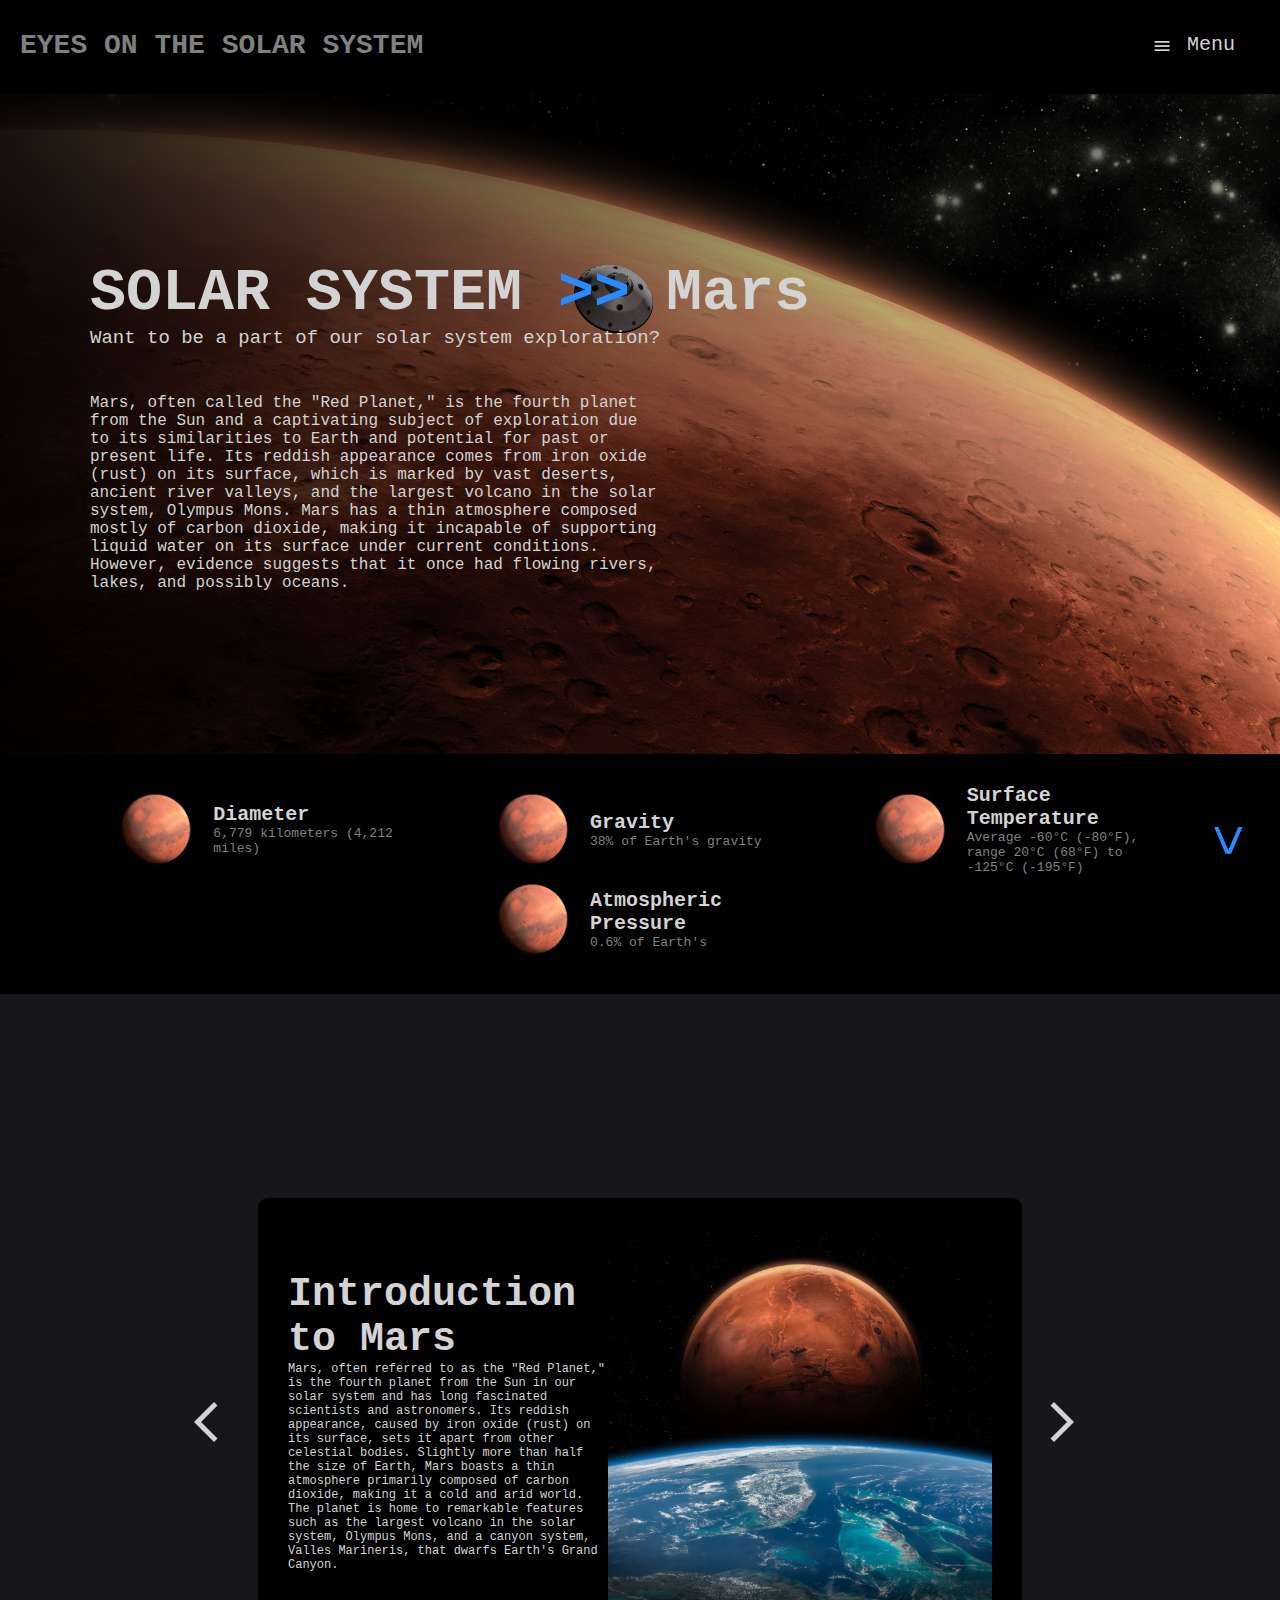
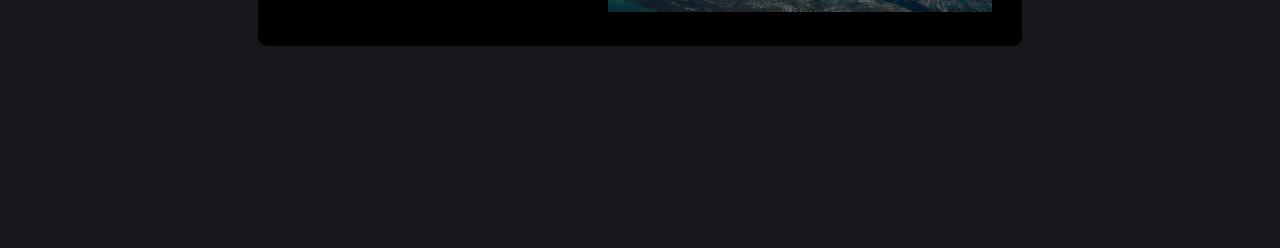
<file: Planets/Mars/index.html>
<!DOCTYPE html>
<html lang="en">
  <head>
    <title>Mars</title>
    <link rel="stylesheet" href="style.css" />
  </head>
  <body>
    <button class="scroll-btn">
      <span style="color: rgb(40, 139, 255)" class="scroll-img">></span>
    </button>
    <div class="nav">
      <div class="logo">
        <a href="../../index.html" style="cursor: pointer">
          EYES ON THE SOLAR SYSTEM
        </a>
      </div>
      <div class="nav-menu">
        <img
          src="../../images/menu_24dp_ D3D3D3_FILL0_wght400_GRAD0_opsz24.png"
          class="nav-img"
        />
        Menu
      </div>
    </div>
    <div class="option-container">
      <button class="options-back arrow-btn">
        <img
          src="../../images/arrow_back_24dp_ RGB(205, 151, 69)_FILL0_wght400_GRAD0_opsz24.png"
          alt=""
          class="options-back-img"
        />
      </button>

      <div class="options home">
        <!--home cards-->
        <a href="../../Star/index.html">
          <div class="card head-card">
            <img src="../../images/sun.png" alt="" class="card-img" />
            <div class="card-container">
              <p class="card-head">The Sun</p>
              <p class="card-body">99.8% OF SOLAR SYSTEM</p>
            </div>
          </div></a
        >
        <div class="card head-card planet">
          <img src="../../images/earth.png" alt="" class="card-img" />
          <div class="card-container">
            <p class="card-head">The Planets</p>
            <p class="card-body">ONLY SOLAR SYSTEM WITH LIFE</p>
          </div>
        </div>
        <div class="card head-card moons">
          <img src="../../images/moon.png" alt="" class="card-img" />
          <div class="card-container">
            <p class="card-head">The Moons</p>
            <p class="card-body">MORE THAN 200 MOONS IN SOLAR SYSTEM</p>
          </div>
        </div>
        <!--Plants from here-->
        <div class="card body-card-planet body-card hide">
          <img src="../../images/mercury.png" alt="" class="card-img" />
          <div class="card-container">
            <p class="card-head">Mercury</p>
            <p class="card-body">CLOSEST PLANET TO SUN</p>
          </div>
        </div>
        <div class="card body-card-planet body-card hide">
          <img src="../../images/venus.png" alt="" class="card-img" />
          <div class="card-container">
            <p class="card-head">Venus</p>
            <p class="card-body">HOTTEST PLANET IN THE SOLAR SYSTEM</p>
          </div>
        </div>

        <div class="card body-card-planet body-card hide">
          <img src="../../images/earth.png" alt="" class="card-img" />
          <div class="card-container">
            <p class="card-head">Earth</p>
            <p class="card-body">ONLY PLANET WITH LIFE</p>
          </div>
        </div>
        <!-- <div class="card body-card-planet body-card hide">
          <img src="../../images/mars.png" alt="" class="card-img" />
          <div class="card-container">
            <p class="card-head">Mars</p>
            <p class="card-body">KNOWN AS THE RED PLANET</p>
          </div>
        </div> -->
        <div class="card body-card-planet body-card hide">
          <img src="../../images/jupiter.png" alt="" class="card-img" />
          <div class="card-container">
            <p class="card-head">Jupiter</p>
            <p class="card-body">LARGEST PLANET IN THE SOLAR SYSTEM</p>
          </div>
        </div>
        <div class="card body-card-planet body-card hide">
          <img src="../../images/saturn.png" alt="" class="card-img" />
          <div class="card-container">
            <p class="card-head">Saturn</p>
            <p class="card-body">ONLY RING PLANET IN THE SOLAR SYSTEM</p>
          </div>
        </div>
        <div class="card body-card-planet body-card hide">
          <img src="../../images/uranus.png" alt="" class="card-img" />
          <div class="card-container">
            <p class="card-head">Uranus</p>
            <p class="card-body">ONLY PLANET TO ROTATE ON ITS SIDE</p>
          </div>
        </div>
        <div class="card body-card-planet body-card hide">
          <img src="../../images/neptune.png" alt="" class="card-img" />
          <div class="card-container">
            <p class="card-head">Neptune</p>
            <p class="card-body">THE WINDIEST PLANET</p>
          </div>
        </div>
        <!--ends here-->
        <!--Moons start here-->
        <div class="card body-card-moon body-card hide">
          <img src="../../images/moon.png" alt="" class="card-img" />
          <div class="card-container">
            <p class="card-head">The Moon</p>
            <p class="card-body">EARTH'S ONLY NATURAL SATELLITE</p>
          </div>
        </div>

        <!--ends here-->
      </div>
    </div>
    <div class="main">
      <div class="face-div">
        <div class="heloo">
          <div class="face-div-child">
            <h1 class="solar-heading">
              SOLAR SYSTEM
              <span style="color: rgb(40, 139, 255)">>></span> Mars
            </h1>
            Want to be a part of our solar system exploration?
          </div>
          <div class="face-div-child2">
            Mars, often called the "Red Planet," is the fourth planet from the
            Sun and a captivating subject of exploration due to its similarities
            to Earth and potential for past or present life. Its reddish
            appearance comes from iron oxide (rust) on its surface, which is
            marked by vast deserts, ancient river valleys, and the largest
            volcano in the solar system, Olympus Mons. Mars has a thin
            atmosphere composed mostly of carbon dioxide, making it incapable of
            supporting liquid water on its surface under current conditions.
            However, evidence suggests that it once had flowing rivers, lakes,
            and possibly oceans.
          </div>
        </div>
        <img src="imagess/banner.jpg" alt="" class="solar-img" />
      </div>

      <div class="slider">
        <div class="slider-child">
          <div class="slide">
            <div class="slide-img">
              <img src="../../images/mars.png" alt="" class="img-slide" />
            </div>
            <div class="slide-text">
              <div class="slide-text-head">Diameter</div>
              <div class="slide-text-main">6,779 kilometers (4,212 miles)</div>
            </div>
          </div>
          <div class="slide">
            <div class="slide-img">
              <img src="../../images/mars.png" alt="" class="img-slide" />
            </div>
            <div class="slide-text">
              <div class="slide-text-head">Gravity</div>
              <div class="slide-text-main">38% of Earth's gravity</div>
            </div>
          </div>
          <div class="slide">
            <div class="slide-img">
              <img src="../../images/mars.png" alt="" class="img-slide" />
            </div>
            <div class="slide-text">
              <div class="slide-text-head">Surface Temperature</div>
              <div class="slide-text-main">
                Average -60°C (-80°F), range 20°C (68°F) to -125°C (-195°F)
              </div>
            </div>
          </div>
          <div class="slide">
            <div class="slide-img">
              <img src="../../images/mars.png" alt="" class="img-slide" />
            </div>
            <div class="slide-text">
              <div class="slide-text-head">Atmospheric Pressure</div>
              <div class="slide-text-main">0.6% of Earth's</div>
            </div>
          </div>
        </div>
      </div>
    </div>
    <div class="body-main">
      <div class="no-name">
        <button class="prev slider-btn">
          <img
            src="../../images/arrow_back_ios_24dp_ D3D3D3_FILL0_wght400_GRAD0_opsz24.png"
            alt=""
            class="slider-img"
          />
        </button>
        <button class="next slider-btn">
          <img
            src="../../images/arrow_forward_ios_24dp_ D3D3D3_FILL0_wght400_GRAD0_opsz24.png"
            alt=""
            class="slider-img"
          />
        </button>
        <div class="sld">
          <div class="card-body-main">
            <div class="info-main">
              <h1>Introduction to Mars</h1>
              <p class="info-p">
                Mars, often referred to as the "Red Planet," is the fourth
                planet from the Sun in our solar system and has long fascinated
                scientists and astronomers. Its reddish appearance, caused by
                iron oxide (rust) on its surface, sets it apart from other
                celestial bodies. Slightly more than half the size of Earth,
                Mars boasts a thin atmosphere primarily composed of carbon
                dioxide, making it a cold and arid world. The planet is home to
                remarkable features such as the largest volcano in the solar
                system, Olympus Mons, and a canyon system, Valles Marineris,
                that dwarfs Earth's Grand Canyon.
              </p>
            </div>
            <div>
              <img src="imagess/introduction.png" alt="" class="info-img" />
            </div>
          </div>
          <div class="card-body-main">
            <div class="info-main">
              <h1>Mars’ Atmosphere</h1>
              <p class="info-p">
                Mars has a thin atmosphere primarily composed of carbon dioxide
                (about 95%), with trace amounts of nitrogen, argon, and oxygen.
                This atmosphere is only about 0.6% as dense as Earth's, making
                it incapable of retaining significant heat or protecting the
                surface from harmful solar radiation. The low pressure means
                liquid water cannot exist on the surface for long, evaporating
                or freezing almost instantly. Dust particles suspended in the
                atmosphere often contribute to planet-wide dust storms, which
                can obscure the surface for weeks.
              </p>
            </div>
            <div>
              <img src="imagess/atmosphere.png" alt="" class="info-img" />
            </div>
          </div>
          <div class="card-body-main">
            <div class="info-main">
              <h1>Mars' Surface</h1>
              <p class="info-p">
                Mars is a rocky planet with a diverse landscape that includes
                vast plains, deep canyons, and towering volcanoes. It is home to
                Olympus Mons, the largest volcano in the solar system, and
                Valles Marineris, a canyon system stretching over 4,000
                kilometers (2,500 miles). The surface also shows signs of
                ancient riverbeds, deltas, and lake basins, suggesting that
                liquid water once flowed on Mars billions of years ago. Its
                reddish hue is due to iron oxide, or rust, which covers much of
                the surface.
              </p>
            </div>
            <div>
              <img src="imagess/surface.png" alt="" class="info-img" />
            </div>
          </div>
          <div class="card-body-main">
            <div class="info-main">
              <h1>Water on Mars</h1>
              <p class="info-p">
                Mars has no liquid water on its surface today, but evidence of
                past water activity is abundant. Ancient river valleys, lake
                beds, and mineral deposits suggest that Mars was once a wetter
                planet. Today, water exists mostly as ice at the polar caps and
                underground. Recent discoveries of salty liquid water streaks on
                slopes hint at the possibility of transient briny flows.
                Understanding Mars' water history is crucial for studying its
                potential for past life and for supporting future human
                exploration.
              </p>
            </div>
            <div>
              <img src="imagess/water.png" alt="" class="info-img" />
            </div>
          </div>
          <div class="card-body-main">
            <div class="info-main">
              <h1>Mars Exploration</h1>
              <p class="info-p">
                Mars has been a key focus of space exploration, with numerous
                missions studying its surface, atmosphere, and potential for
                life. Robotic rovers like Curiosity, Perseverance, and
                Opportunity have provided invaluable data about its geology and
                climate. Perseverance, in particular, is collecting rock samples
                that could one day be returned to Earth for analysis. Orbiters
                like NASA's MAVEN and ESA's Mars Express study the planet from
                above, while future missions aim to send humans to Mars,
                establishing it as the next frontier for space exploration.
              </p>
            </div>
            <div>
              <img src="imagess/exploration.png" alt="" class="info-img" />
            </div>
          </div>
          <!-- <div class="card-body-main">
            <div class="info-main">
              <h1>Interesting Facts About the Sun</h1>
              <p class="info-p">
                <ul>
                  <li>The Sun's surface gravity is about 28 times stronger than Earth's gravity.</li>
                  <li>One million Earths could fit inside the Sun.</li>
                  <li>The Sun rotates faster at the equator (25 days) compared to the poles (35 days).</li>
                  <li>It produces 386 billion megawatts of energy every second.</li>
                  <li>If the Sun stopped shining suddenly, Earth would still experience daylight for 8 minutes and 20 seconds due to the time it takes light to travel.</li>
                </ul>
              </p>
            </div>
          </div> -->
        </div>
      </div>
    </div>
    <script src="script.js"></script>
  </body>
</html>
</file>
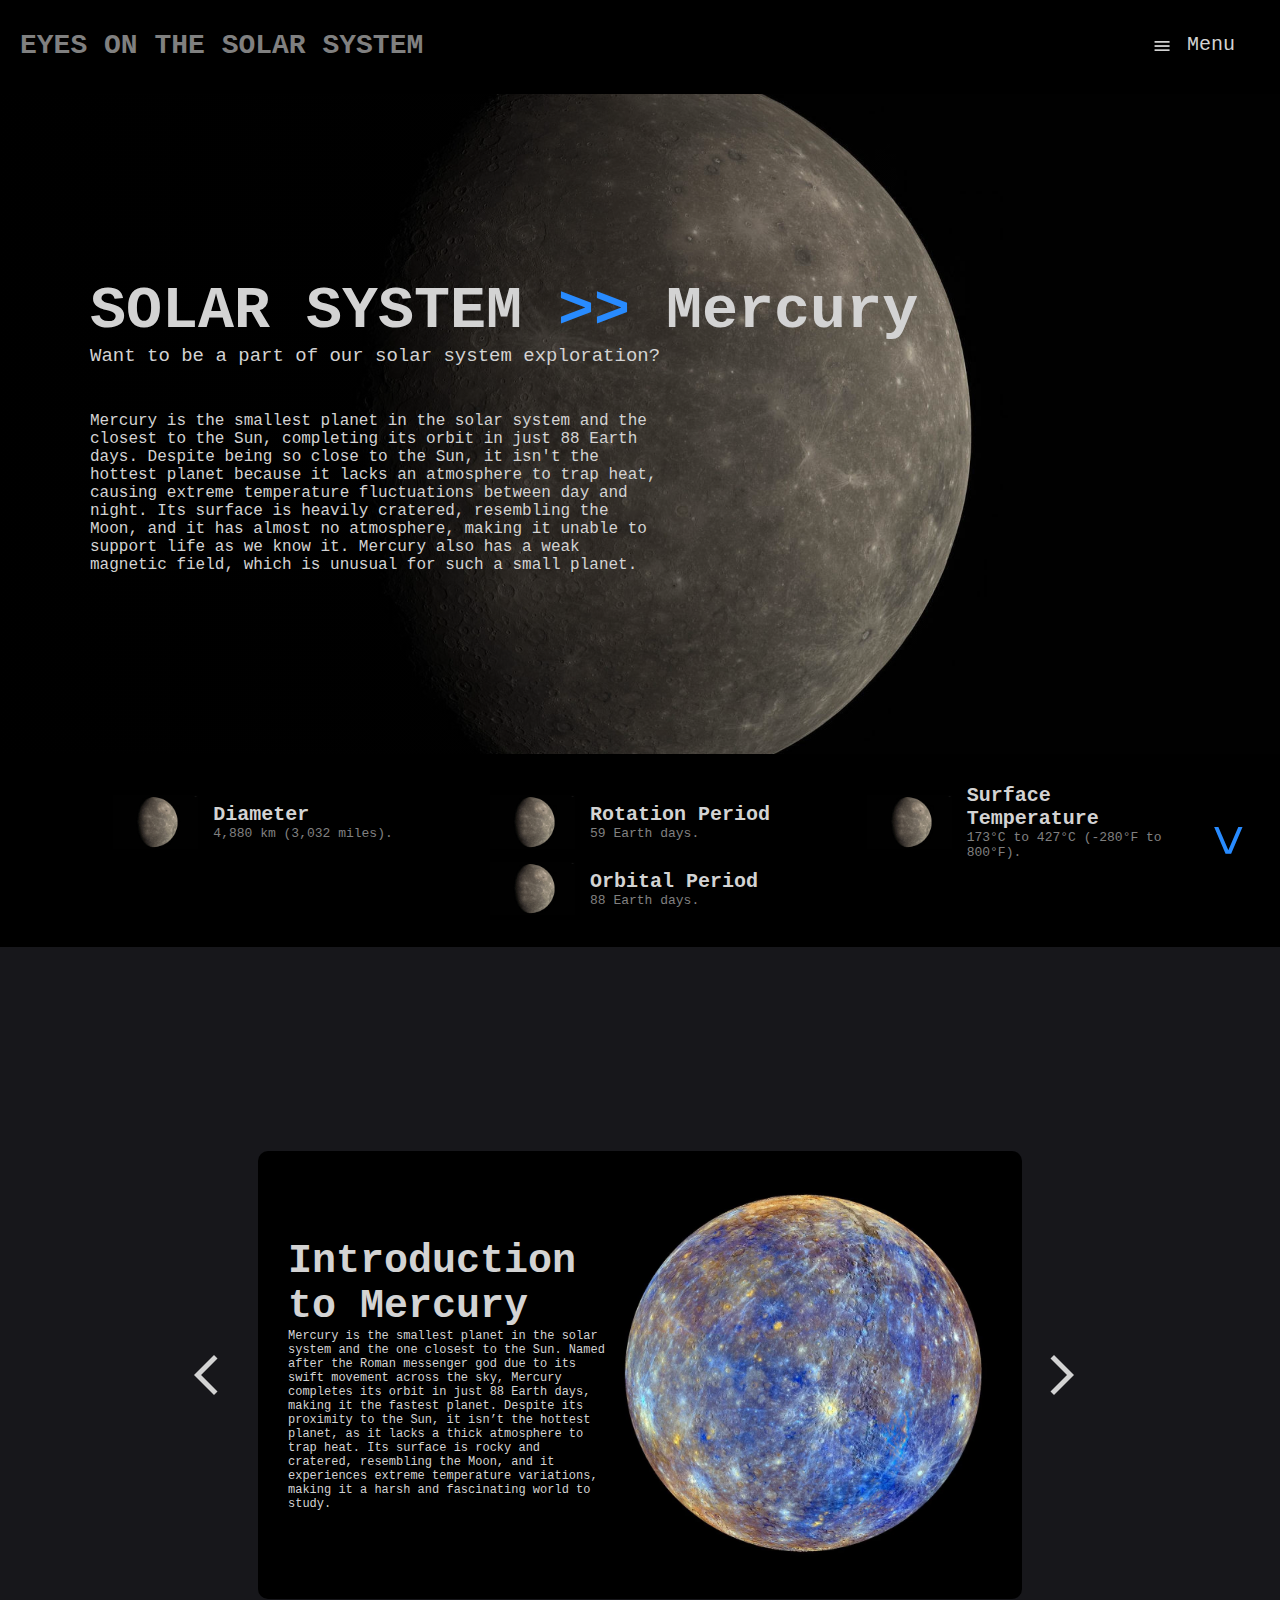
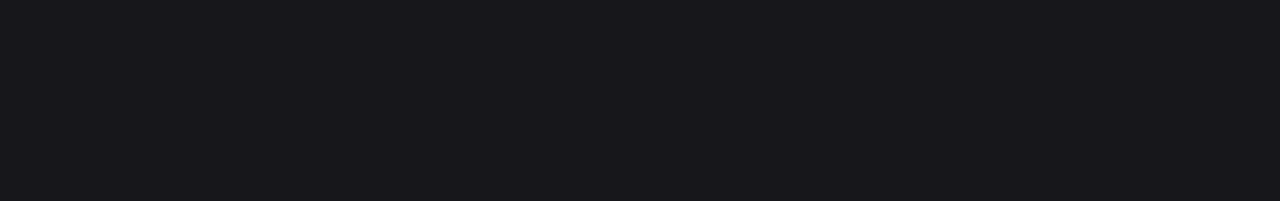
<file: Planets/Mercury/index.html>
<!DOCTYPE html>
<html lang="en">
  <head>
    <title>Mercury</title>
    <link rel="stylesheet" href="style.css" />
  </head>
  <body>
    <button class="scroll-btn">
      <span style="color: rgb(40, 139, 255)" class="scroll-img">></span>
    </button>
    <div class="nav">
      <div class="logo">
        <a href="../../index.html" style="cursor: pointer">
          EYES ON THE SOLAR SYSTEM
        </a>
      </div>
      <div class="nav-menu">
        <img
          src="../../images/menu_24dp_ D3D3D3_FILL0_wght400_GRAD0_opsz24.png"
          class="nav-img"
        />
        Menu
      </div>
    </div>
    <div class="option-container">
      <button class="options-back arrow-btn">
        <img
          src="../../images/arrow_back_24dp_ RGB(205, 151, 69)_FILL0_wght400_GRAD0_opsz24.png"
          alt=""
          class="options-back-img"
        />
      </button>

      <div class="options home">
        <!--home cards-->
        <a href="../../Star/index.html">
          <div class="card head-card">
            <img src="../../images/sun.png" alt="" class="card-img" />
            <div class="card-container">
              <p class="card-head">The Sun</p>
              <p class="card-body">99.8% OF SOLAR SYSTEM</p>
            </div>
          </div></a
        >
        <div class="card head-card planet">
          <img src="../../images/earth.png" alt="" class="card-img" />
          <div class="card-container">
            <p class="card-head">The Planets</p>
            <p class="card-body">ONLY SOLAR SYSTEM WITH LIFE</p>
          </div>
        </div>
        <div class="card head-card moons">
          <img src="../../images/moon.png" alt="" class="card-img" />
          <div class="card-container">
            <p class="card-head">The Moons</p>
            <p class="card-body">MORE THAN 200 MOONS IN SOLAR SYSTEM</p>
          </div>
        </div>
        <!--Plants from here-->
        <!-- <div class="card body-card-planet body-card hide">
          <img src="../../images/mercury.png" alt="" class="card-img" />
          <div class="card-container">
            <p class="card-head">Mercury</p>
            <p class="card-body">CLOSEST PLANET TO SUN</p>
          </div>
        </div> -->
        <div class="card body-card-planet body-card hide">
          <img src="../../images/venus.png" alt="" class="card-img" />
          <div class="card-container">
            <p class="card-head">Venus</p>
            <p class="card-body">HOTTEST PLANET IN THE SOLAR SYSTEM</p>
          </div>
        </div>
        <div class="card body-card-planet body-card hide">
          <img src="../../images/earth.png" alt="" class="card-img" />
          <div class="card-container">
            <p class="card-head">Earth</p>
            <p class="card-body">ONLY PLANET WITH LIFE</p>
          </div>
        </div>
        <div class="card body-card-planet body-card hide">
          <img src="../../images/mars.png" alt="" class="card-img" />
          <div class="card-container">
            <p class="card-head">Mars</p>
            <p class="card-body">KNOWN AS THE RED PLANET</p>
          </div>
        </div>
        <div class="card body-card-planet body-card hide">
          <img src="../../images/jupiter.png" alt="" class="card-img" />
          <div class="card-container">
            <p class="card-head">Jupiter</p>
            <p class="card-body">LARGEST PLANET IN THE SOLAR SYSTEM</p>
          </div>
        </div>
        <div class="card body-card-planet body-card hide">
          <img src="../../images/saturn.png" alt="" class="card-img" />
          <div class="card-container">
            <p class="card-head">Saturn</p>
            <p class="card-body">ONLY RING PLANET IN THE SOLAR SYSTEM</p>
          </div>
        </div>
        <div class="card body-card-planet body-card hide">
          <img src="../../images/uranus.png" alt="" class="card-img" />
          <div class="card-container">
            <p class="card-head">Uranus</p>
            <p class="card-body">ONLY PLANET TO ROTATE ON ITS SIDE</p>
          </div>
        </div>
        <div class="card body-card-planet body-card hide">
          <img src="../../images/neptune.png" alt="" class="card-img" />
          <div class="card-container">
            <p class="card-head">Neptune</p>
            <p class="card-body">THE WINDIEST PLANET</p>
          </div>
        </div>
        <!--ends here-->
        <!--Moons start here-->
        <div class="card body-card-moon body-card hide">
          <img src="../../images/moon.png" alt="" class="card-img" />
          <div class="card-container">
            <p class="card-head">The Moon</p>
            <p class="card-body">EARTH'S ONLY NATURAL SATELLITE</p>
          </div>
        </div>

        <!--ends here-->
      </div>
    </div>
    <div class="main">
      <div class="face-div">
        <div class="heloo">
          <div class="face-div-child">
            <h1 class="solar-heading">
              SOLAR SYSTEM
              <span style="color: rgb(40, 139, 255)">>></span> Mercury
            </h1>
            Want to be a part of our solar system exploration?
          </div>
          <div class="face-div-child2">
            Mercury is the smallest planet in the solar system and the closest
            to the Sun, completing its orbit in just 88 Earth days. Despite
            being so close to the Sun, it isn't the hottest planet because it
            lacks an atmosphere to trap heat, causing extreme temperature
            fluctuations between day and night. Its surface is heavily cratered,
            resembling the Moon, and it has almost no atmosphere, making it
            unable to support life as we know it. Mercury also has a weak
            magnetic field, which is unusual for such a small planet.
          </div>
        </div>
        <img src="imagess/mercury.png" alt="" class="solar-img" />
      </div>

      <div class="slider">
        <div class="slider-child">
          <div class="slide">
            <div class="slide-img">
              <img src="imagess/mercury.png" alt="" class="img-slide" />
            </div>
            <div class="slide-text">
              <div class="slide-text-head">Diameter</div>
              <div class="slide-text-main">4,880 km (3,032 miles).</div>
            </div>
          </div>
          <div class="slide">
            <div class="slide-img">
              <img src="imagess/mercury.png" alt="" class="img-slide" />
            </div>
            <div class="slide-text">
              <div class="slide-text-head">Rotation Period</div>
              <div class="slide-text-main">59 Earth days.</div>
            </div>
          </div>
          <div class="slide">
            <div class="slide-img">
              <img src="imagess/mercury.png" alt="" class="img-slide" />
            </div>
            <div class="slide-text">
              <div class="slide-text-head">Surface Temperature</div>
              <div class="slide-text-main">
                173°C to 427°C (-280°F to 800°F).
              </div>
            </div>
          </div>
          <div class="slide">
            <div class="slide-img">
              <img src="imagess/mercury.png" alt="" class="img-slide" />
            </div>
            <div class="slide-text">
              <div class="slide-text-head">Orbital Period</div>
              <div class="slide-text-main">88 Earth days.</div>
            </div>
          </div>
        </div>
      </div>
    </div>
    <div class="body-main">
      <div class="no-name">
        <button class="prev slider-btn">
          <img
            src="../../images/arrow_back_ios_24dp_ D3D3D3_FILL0_wght400_GRAD0_opsz24.png"
            alt=""
            class="slider-img"
          />
        </button>
        <button class="next slider-btn">
          <img
            src="../../images/arrow_forward_ios_24dp_ D3D3D3_FILL0_wght400_GRAD0_opsz24.png"
            alt=""
            class="slider-img"
          />
        </button>
        <div class="sld">
          <div class="card-body-main">
            <div class="info-main">
              <h1>Introduction to Mercury</h1>
              <p class="info-p">
                Mercury is the smallest planet in the solar system and the one
                closest to the Sun. Named after the Roman messenger god due to
                its swift movement across the sky, Mercury completes its orbit
                in just 88 Earth days, making it the fastest planet. Despite its
                proximity to the Sun, it isn’t the hottest planet, as it lacks a
                thick atmosphere to trap heat. Its surface is rocky and
                cratered, resembling the Moon, and it experiences extreme
                temperature variations, making it a harsh and fascinating world
                to study.
              </p>
            </div>
            <div>
              <img src="imagess/high-mercury.png" alt="" class="info-img" />
            </div>
          </div>
          <div class="card-body-main">
            <div class="info-main">
              <h1>Surface and Geological Features</h1>
              <p class="info-p">
                Mercury is the closest planet to the Sun, located at an average
                distance of about 57.91 million kilometers (36 million miles).
                Its orbit is highly elliptical, making its distance from the Sun
                vary significantly. Mercury completes one orbit around the Sun
                in just 88 Earth days, the shortest year of any planet in the
                solar system. Despite its proximity to the Sun, it does not
                always appear as the brightest planet because of its small size
                and reflective properties. Its swift movement across the sky
                inspired its name, which comes from the Roman messenger god.
              </p>
            </div>
            <div>
              <img src="imagess/orbit.png" alt="" class="info-img" />
            </div>
          </div>
          <div class="card-body-main">
            <div class="info-main">
              <h1>Extreme Temperatures</h1>
              <p class="info-p">
                Mercury experiences some of the most extreme temperature
                variations in the solar system. During the day, temperatures on
                its sunlit side can soar to 427°C (800°F) due to its proximity
                to the Sun. However, without an atmosphere to retain heat, the
                night side plummets to -173°C (-280°F), a stark contrast. This
                dramatic fluctuation highlights the planet’s inability to
                moderate temperature, a direct result of its thin exosphere.
              </p>
            </div>
            <div>
              <img src="imagess/extereme-temp.png" alt="" class="info-img" />
            </div>
          </div>
          <div class="card-body-main">
            <div class="info-main">
              <h1>Surface and Geological Features</h1>
              <p class="info-p">
                Mercury’s surface is heavily cratered and rocky, resembling
                Earth’s Moon. This is due to its lack of a substantial
                atmosphere, allowing meteoroids and asteroids to collide
                directly with its surface. One of its most notable features is
                the Caloris Basin, a massive impact crater that spans about
                1,550 kilometers (960 miles) in diameter. The planet also has
                long, steep cliffs called "scarps," formed as the planet’s core
                cooled and contracted. These unique features make Mercury a
                fascinating subject for geological study.
              </p>
            </div>
            <div>
              <img src="imagess/land.png" alt="" class="info-img" />
            </div>
          </div>
          <div class="card-body-main">
            <div class="info-main">
              <h1>Exploration of Mercury</h1>
              <p class="info-p">
                Mercury has been explored by only a few spacecraft due to its
                proximity to the Sun, which makes missions challenging. NASA’s
                Mariner 10 was the first to fly by Mercury in the 1970s, mapping
                about 45% of its surface. More recently, NASA’s MESSENGER
                spacecraft orbited Mercury from 2011 to 2015, providing detailed
                images and data about its surface, composition, and magnetic
                field. Currently, the joint ESA-JAXA mission, BepiColombo, is on
                its way to Mercury to further study its mysteries.
              </p>
            </div>
            <div>
              <img
                src="imagess/exploration-mercury.png"
                alt=""
                class="info-img"
              />
            </div>
          </div>
          <!-- <div class="card-body-main">
            <div class="info-main">
              <h1>Interesting Facts About the Sun</h1>
              <p class="info-p">
                <ul>
                  <li>The Sun's surface gravity is about 28 times stronger than Earth's gravity.</li>
                  <li>One million Earths could fit inside the Sun.</li>
                  <li>The Sun rotates faster at the equator (25 days) compared to the poles (35 days).</li>
                  <li>It produces 386 billion megawatts of energy every second.</li>
                  <li>If the Sun stopped shining suddenly, Earth would still experience daylight for 8 minutes and 20 seconds due to the time it takes light to travel.</li>
                </ul>
              </p>
            </div>
          </div> -->
        </div>
      </div>
    </div>
    <script src="script.js"></script>
  </body>
</html>
</file>
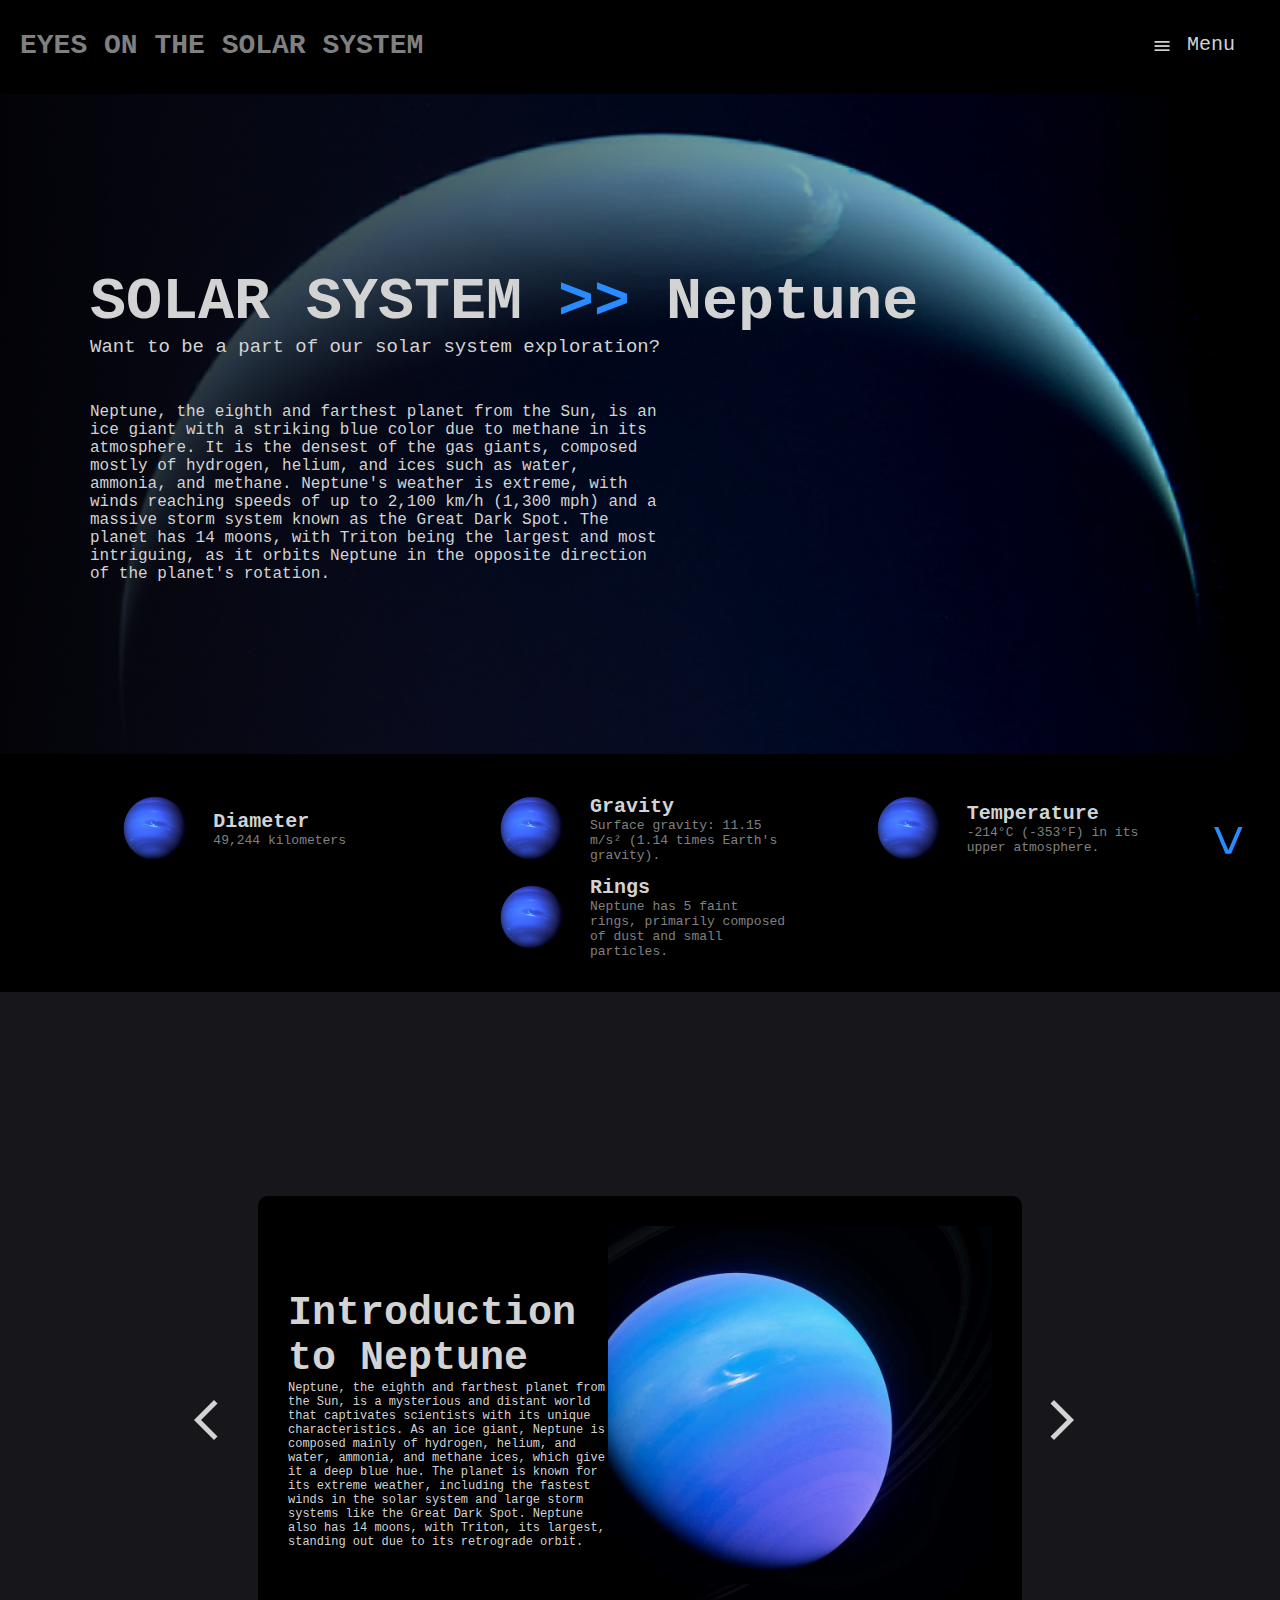
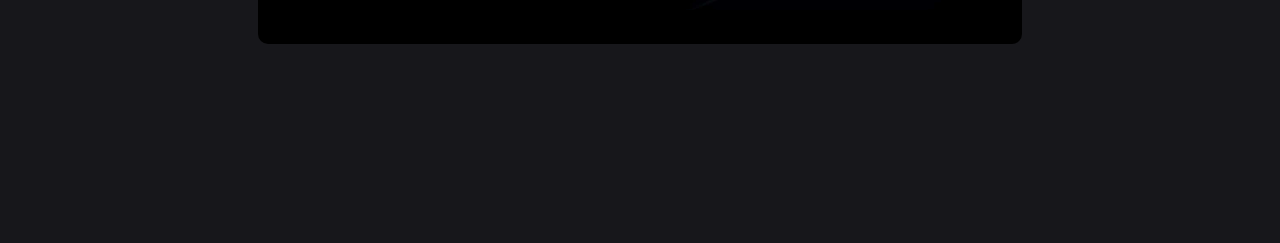
<file: Planets/Neptune/index.html>
<!DOCTYPE html>
<html lang="en">
  <head>
    <title>Neptune</title>
    <link rel="stylesheet" href="style.css" />
  </head>
  <body>
    <button class="scroll-btn">
      <span style="color: rgb(40, 139, 255)" class="scroll-img">></span>
    </button>
    <div class="nav">
      <div class="logo">
        <a href="../../index.html" style="cursor: pointer">
          EYES ON THE SOLAR SYSTEM
        </a>
      </div>
      <div class="nav-menu">
        <img
          src="../../images/menu_24dp_ D3D3D3_FILL0_wght400_GRAD0_opsz24.png"
          class="nav-img"
        />
        Menu
      </div>
    </div>
    <div class="option-container">
      <button class="options-back arrow-btn">
        <img
          src="../../images/arrow_back_24dp_ RGB(205, 151, 69)_FILL0_wght400_GRAD0_opsz24.png"
          alt=""
          class="options-back-img"
        />
      </button>

      <div class="options home">
        <!--home cards-->
        <a href="../../Star/index.html">
          <div class="card head-card">
            <img src="../../images/sun.png" alt="" class="card-img" />
            <div class="card-container">
              <p class="card-head">The Sun</p>
              <p class="card-body">99.8% OF SOLAR SYSTEM</p>
            </div>
          </div></a
        >
        <div class="card head-card planet">
          <img src="../../images/earth.png" alt="" class="card-img" />
          <div class="card-container">
            <p class="card-head">The Planets</p>
            <p class="card-body">ONLY SOLAR SYSTEM WITH LIFE</p>
          </div>
        </div>
        <div class="card head-card moons">
          <img src="../../images/moon.png" alt="" class="card-img" />
          <div class="card-container">
            <p class="card-head">The Moons</p>
            <p class="card-body">MORE THAN 200 MOONS IN SOLAR SYSTEM</p>
          </div>
        </div>
        <!--Plants from here-->
        <div class="card body-card-planet body-card hide">
          <img src="../../images/mercury.png" alt="" class="card-img" />
          <div class="card-container">
            <p class="card-head">Mercury</p>
            <p class="card-body">CLOSEST PLANET TO SUN</p>
          </div>
        </div>
        <div class="card body-card-planet body-card hide">
          <img src="../../images/venus.png" alt="" class="card-img" />
          <div class="card-container">
            <p class="card-head">Venus</p>
            <p class="card-body">HOTTEST PLANET IN THE SOLAR SYSTEM</p>
          </div>
        </div>

        <div class="card body-card-planet body-card hide">
          <img src="../../images/earth.png" alt="" class="card-img" />
          <div class="card-container">
            <p class="card-head">Earth</p>
            <p class="card-body">ONLY PLANET WITH LIFE</p>
          </div>
        </div>
        <div class="card body-card-planet body-card hide">
          <img src="../../images/mars.png" alt="" class="card-img" />
          <div class="card-container">
            <p class="card-head">Mars</p>
            <p class="card-body">KNOWN AS THE RED PLANET</p>
          </div>
        </div>
        <div class="card body-card-planet body-card hide">
          <img src="../../images/jupiter.png" alt="" class="card-img" />
          <div class="card-container">
            <p class="card-head">Jupiter</p>
            <p class="card-body">LARGEST PLANET IN THE SOLAR SYSTEM</p>
          </div>
        </div>
        <div class="card body-card-planet body-card hide">
          <img src="../../images/saturn.png" alt="" class="card-img" />
          <div class="card-container">
            <p class="card-head">Saturn</p>
            <p class="card-body">ONLY RING PLANET IN THE SOLAR SYSTEM</p>
          </div>
        </div>
        <div class="card body-card-planet body-card hide">
          <img src="../../images/uranus.png" alt="" class="card-img" />
          <div class="card-container">
            <p class="card-head">Uranus</p>
            <p class="card-body">ONLY PLANET TO ROTATE ON ITS SIDE</p>
          </div>
        </div>
        <!-- <div class="card body-card-planet body-card hide">
          <img src="../../images/neptune.png" alt="" class="card-img" />
          <div class="card-container">
            <p class="card-head">Neptune</p>
            <p class="card-body">THE WINDIEST PLANET</p>
          </div>
        </div> -->
        <!--ends here-->
        <!--Moons start here-->
        <div class="card body-card-moon body-card hide">
          <img src="../../images/moon.png" alt="" class="card-img" />
          <div class="card-container">
            <p class="card-head">The Moon</p>
            <p class="card-body">EARTH'S ONLY NATURAL SATELLITE</p>
          </div>
        </div>

        <!--ends here-->
      </div>
    </div>
    <div class="main">
      <div class="face-div">
        <div class="heloo">
          <div class="face-div-child">
            <h1 class="solar-heading">
              SOLAR SYSTEM
              <span style="color: rgb(40, 139, 255)">>></span> Neptune
            </h1>
            Want to be a part of our solar system exploration?
          </div>
          <div class="face-div-child2">
            Neptune, the eighth and farthest planet from the Sun, is an ice
            giant with a striking blue color due to methane in its atmosphere.
            It is the densest of the gas giants, composed mostly of hydrogen,
            helium, and ices such as water, ammonia, and methane. Neptune's
            weather is extreme, with winds reaching speeds of up to 2,100 km/h
            (1,300 mph) and a massive storm system known as the Great Dark Spot.
            The planet has 14 moons, with Triton being the largest and most
            intriguing, as it orbits Neptune in the opposite direction of the
            planet's rotation.
          </div>
        </div>
        <img src="imagess/banner.png" alt="" class="solar-img" />
      </div>

      <div class="slider">
        <div class="slider-child">
          <div class="slide">
            <div class="slide-img">
              <img src="../../images/neptune.png" alt="" class="img-slide" />
            </div>
            <div class="slide-text">
              <div class="slide-text-head">Diameter</div>
              <div class="slide-text-main">49,244 kilometers</div>
            </div>
          </div>
          <div class="slide">
            <div class="slide-img">
              <img src="../../images/neptune.png" alt="" class="img-slide" />
            </div>
            <div class="slide-text">
              <div class="slide-text-head">Gravity</div>
              <div class="slide-text-main">
                Surface gravity: 11.15 m/s² (1.14 times Earth's gravity).
              </div>
            </div>
          </div>
          <div class="slide">
            <div class="slide-img">
              <img src="../../images/neptune.png" alt="" class="img-slide" />
            </div>
            <div class="slide-text">
              <div class="slide-text-head">Temperature</div>
              <div class="slide-text-main">
                -214°C (-353°F) in its upper atmosphere.
              </div>
            </div>
          </div>
          <div class="slide">
            <div class="slide-img">
              <img src="../../images/neptune.png" alt="" class="img-slide" />
            </div>
            <div class="slide-text">
              <div class="slide-text-head">Rings</div>
              <div class="slide-text-main">
                Neptune has 5 faint rings, primarily composed of dust and small
                particles.
              </div>
            </div>
          </div>
        </div>
      </div>
    </div>
    <div class="body-main">
      <div class="no-name">
        <button class="prev slider-btn">
          <img
            src="../../images/arrow_back_ios_24dp_ D3D3D3_FILL0_wght400_GRAD0_opsz24.png"
            alt=""
            class="slider-img"
          />
        </button>
        <button class="next slider-btn">
          <img
            src="../../images/arrow_forward_ios_24dp_ D3D3D3_FILL0_wght400_GRAD0_opsz24.png"
            alt=""
            class="slider-img"
          />
        </button>
        <div class="sld">
          <div class="card-body-main">
            <div class="info-main">
              <h1>Introduction to Neptune</h1>
              <p class="info-p">
                Neptune, the eighth and farthest planet from the Sun, is a
                mysterious and distant world that captivates scientists with its
                unique characteristics. As an ice giant, Neptune is composed
                mainly of hydrogen, helium, and water, ammonia, and methane
                ices, which give it a deep blue hue. The planet is known for its
                extreme weather, including the fastest winds in the solar system
                and large storm systems like the Great Dark Spot. Neptune also
                has 14 moons, with Triton, its largest, standing out due to its
                retrograde orbit.
              </p>
            </div>
            <div>
              <img src="imagess/introduction.png" alt="" class="info-img" />
            </div>
          </div>
          <div class="card-body-main">
            <div class="info-main">
              <h1>Orbital Characteristics</h1>
              <p class="info-p">
                Neptune orbits the Sun at an average distance of 4.495 billion
                kilometers (30.07 AU), making it the farthest planet in the
                Solar System since Pluto's reclassification as a dwarf planet.
                Its orbit takes an astonishing 165 Earth years to complete,
                meaning a single year on Neptune is longer than a human
                lifetime. This distance from the Sun contributes to its frigid
                temperatures and faint sunlight, with only about 1/900th of the
                sunlight Earth receives reaching Neptune. Despite its great
                distance, its orbit is nearly circular, maintaining a stable
                path through the outer reaches of the Solar System.
              </p>
            </div>
            <div>
              <img src="imagess/orbit.jpg" alt="" class="info-img" />
            </div>
          </div>
          <div class="card-body-main">
            <div class="info-main">
              <h1>Atmosphere and Weather</h1>
              <p class="info-p">
                Neptune's atmosphere is an extraordinary blend of hydrogen,
                helium, and methane, with methane being responsible for its
                striking blue hue. Its weather is marked by extreme and dynamic
                conditions, including the fastest winds recorded in the Solar
                System, reaching speeds of up to 2,100 kilometers per hour.
                These winds fuel enormous storms, such as the famous Great Dark
                Spot observed by Voyager 2 in 1989, a storm system comparable to
                the size of Earth.
              </p>
            </div>
            <div>
              <img src="imagess/atmosphere.jpg" alt="" class="info-img" />
            </div>
          </div>
          <div class="card-body-main">
            <div class="info-main">
              <h1>Moons and Triton</h1>
              <p class="info-p">
                Neptune has 14 known moons, with Triton being the largest and
                most intriguing. Triton is unique because it orbits Neptune in a
                retrograde direction, suggesting it was likely a captured Kuiper
                Belt object. With a diameter of 2,707 kilometers, it is the
                seventh-largest moon in the Solar System. Triton's surface is a
                frozen world of nitrogen ice, dotted with geysers that erupt due
                to subsurface heating, making it one of the few geologically
                active bodies in the Solar System. Its thin atmosphere and
                unusual orbit make Triton a key subject of study in
                understanding planetary systems and captured objects.
              </p>
            </div>
            <div>
              <img src="imagess/moon.jpg" alt="" class="info-img" />
            </div>
          </div>
          <div class="card-body-main">
            <div class="info-main">
              <h1>Magnetic Field</h1>
              <p class="info-p">
                Neptune's magnetic field is highly unusual compared to other
                planets. It is tilted at an angle of 47° relative to its
                rotational axis and is offset from the planet's center by about
                55% of its radius. This irregularity suggests that the magnetic
                field may be generated in a conducting layer closer to the
                surface rather than deep in the core. The field strength is
                about 27 times stronger than Earth's, creating a magnetosphere
                that interacts with the solar wind in unique ways.
              </p>
            </div>
            <div>
              <img src="imagess/magnetic.png" alt="" class="info-img" />
            </div>
          </div>
          <!-- <div class="card-body-main">
            <div class="info-main">
              <h1>Interesting Facts About the Sun</h1>
              <p class="info-p">
                <ul>
                  <li>The Sun's surface gravity is about 28 times stronger than Earth's gravity.</li>
                  <li>One million Earths could fit inside the Sun.</li>
                  <li>The Sun rotates faster at the equator (25 days) compared to the poles (35 days).</li>
                  <li>It produces 386 billion megawatts of energy every second.</li>
                  <li>If the Sun stopped shining suddenly, Earth would still experience daylight for 8 minutes and 20 seconds due to the time it takes light to travel.</li>
                </ul>
              </p>
            </div>
          </div> -->
        </div>
      </div>
    </div>
    <script src="script.js"></script>
  </body>
</html>
</file>
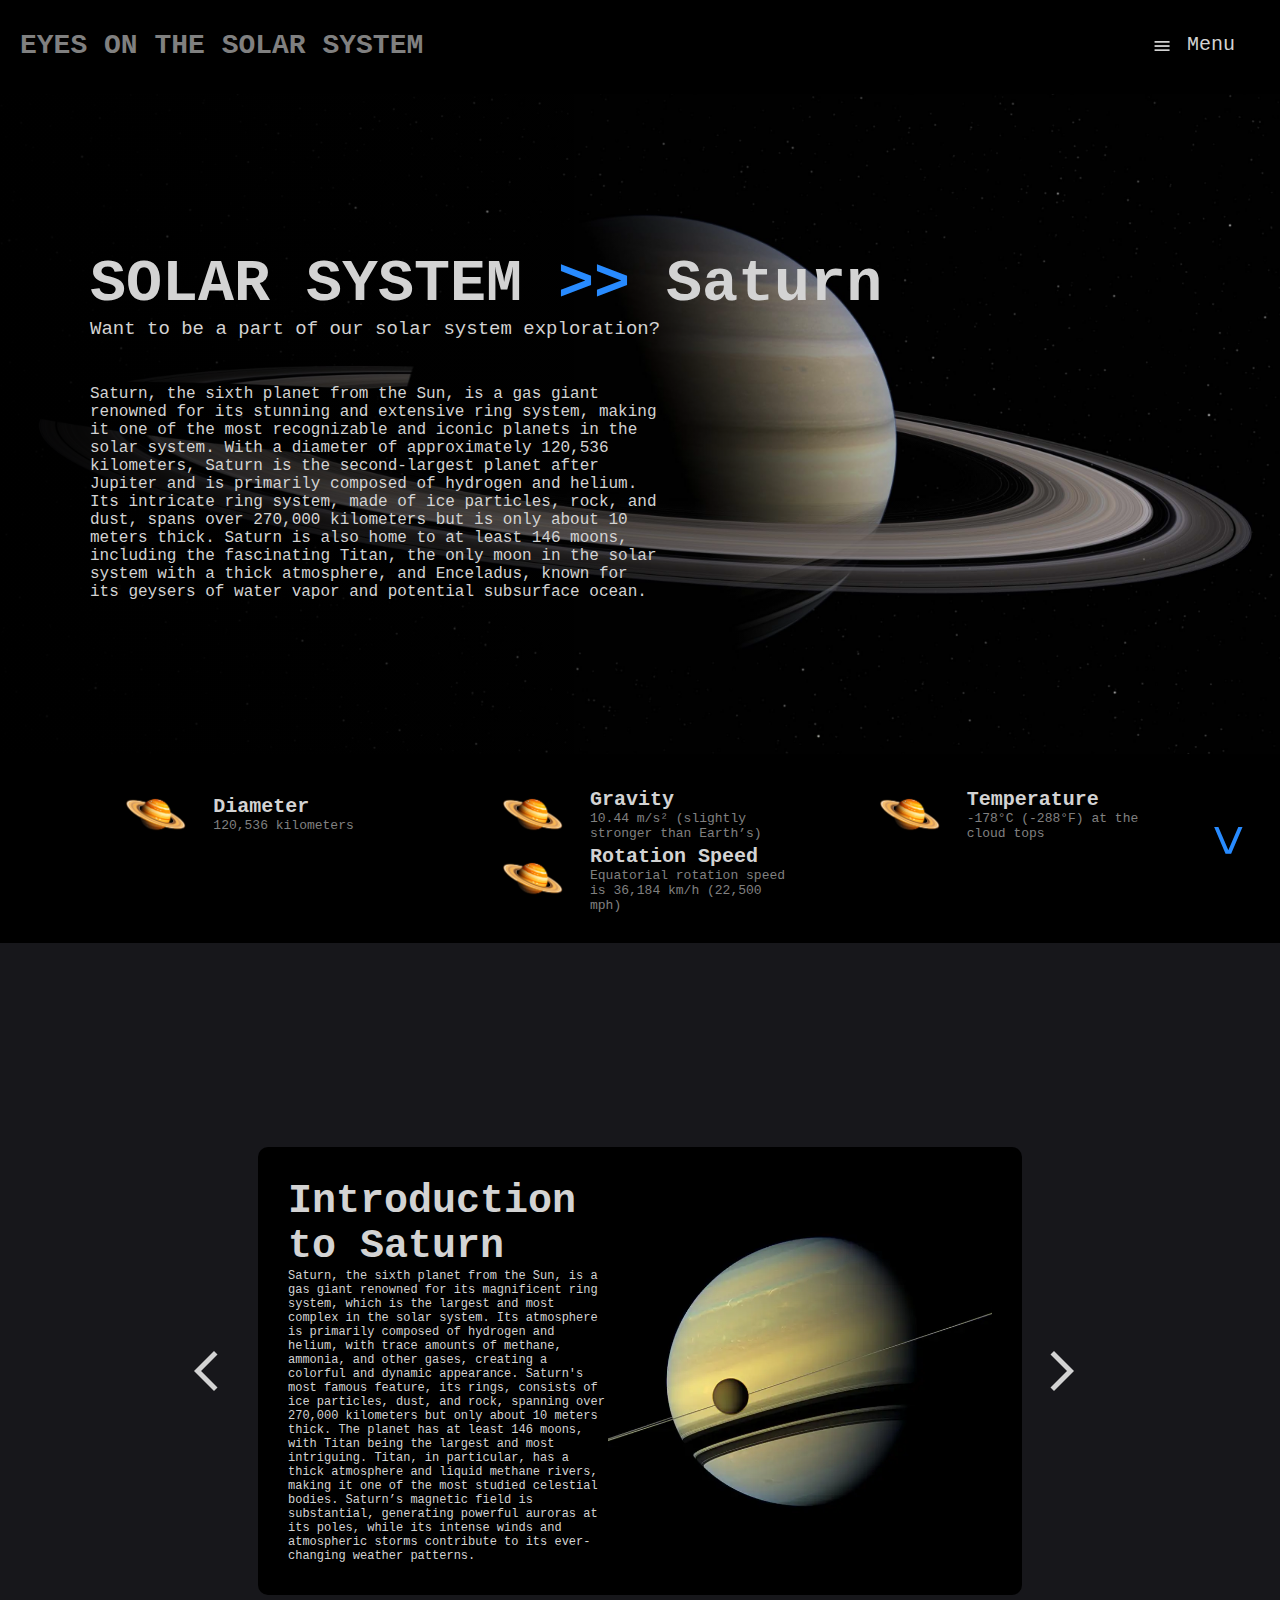
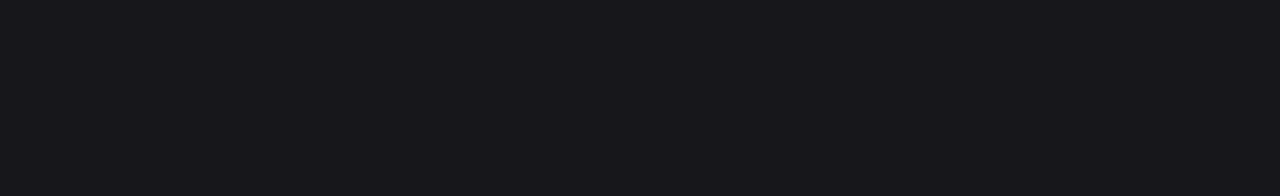
<file: Planets/Saturn/index.html>
<!DOCTYPE html>
<html lang="en">
  <head>
    <title>Saturn</title>
    <link rel="stylesheet" href="style.css" />
  </head>
  <body>
    <button class="scroll-btn">
      <span style="color: rgb(40, 139, 255)" class="scroll-img">></span>
    </button>
    <div class="nav">
      <div class="logo">
        <a href="../../index.html" style="cursor: pointer">
          EYES ON THE SOLAR SYSTEM
        </a>
      </div>
      <div class="nav-menu">
        <img
          src="../../images/menu_24dp_ D3D3D3_FILL0_wght400_GRAD0_opsz24.png"
          class="nav-img"
        />
        Menu
      </div>
    </div>
    <div class="option-container">
      <button class="options-back arrow-btn">
        <img
          src="../../images/arrow_back_24dp_ RGB(205, 151, 69)_FILL0_wght400_GRAD0_opsz24.png"
          alt=""
          class="options-back-img"
        />
      </button>

      <div class="options home">
        <!--home cards-->
        <a href="../../Star/index.html">
          <div class="card head-card">
            <img src="../../images/sun.png" alt="" class="card-img" />
            <div class="card-container">
              <p class="card-head">The Sun</p>
              <p class="card-body">99.8% OF SOLAR SYSTEM</p>
            </div>
          </div></a
        >
        <div class="card head-card planet">
          <img src="../../images/earth.png" alt="" class="card-img" />
          <div class="card-container">
            <p class="card-head">The Planets</p>
            <p class="card-body">ONLY SOLAR SYSTEM WITH LIFE</p>
          </div>
        </div>
        <div class="card head-card moons">
          <img src="../../images/moon.png" alt="" class="card-img" />
          <div class="card-container">
            <p class="card-head">The Moons</p>
            <p class="card-body">MORE THAN 200 MOONS IN SOLAR SYSTEM</p>
          </div>
        </div>
        <!--Plants from here-->
        <div class="card body-card-planet body-card hide">
          <img src="../../images/mercury.png" alt="" class="card-img" />
          <div class="card-container">
            <p class="card-head">Mercury</p>
            <p class="card-body">CLOSEST PLANET TO SUN</p>
          </div>
        </div>
        <div class="card body-card-planet body-card hide">
          <img src="../../images/venus.png" alt="" class="card-img" />
          <div class="card-container">
            <p class="card-head">Venus</p>
            <p class="card-body">HOTTEST PLANET IN THE SOLAR SYSTEM</p>
          </div>
        </div>

        <div class="card body-card-planet body-card hide">
          <img src="../../images/earth.png" alt="" class="card-img" />
          <div class="card-container">
            <p class="card-head">Earth</p>
            <p class="card-body">ONLY PLANET WITH LIFE</p>
          </div>
        </div>
        <div class="card body-card-planet body-card hide">
          <img src="../../images/mars.png" alt="" class="card-img" />
          <div class="card-container">
            <p class="card-head">Mars</p>
            <p class="card-body">KNOWN AS THE RED PLANET</p>
          </div>
        </div>
        <div class="card body-card-planet body-card hide">
          <img src="../../images/jupiter.png" alt="" class="card-img" />
          <div class="card-container">
            <p class="card-head">Jupiter</p>
            <p class="card-body">LARGEST PLANET IN THE SOLAR SYSTEM</p>
          </div>
        </div>
        <!-- <div class="card body-card-planet body-card hide">
          <img src="../../images/saturn.png" alt="" class="card-img" />
          <div class="card-container">
            <p class="card-head">Saturn</p>
            <p class="card-body">ONLY RING PLANET IN THE SOLAR SYSTEM</p>
          </div>
        </div> -->
        <div class="card body-card-planet body-card hide">
          <img src="../../images/uranus.png" alt="" class="card-img" />
          <div class="card-container">
            <p class="card-head">Uranus</p>
            <p class="card-body">ONLY PLANET TO ROTATE ON ITS SIDE</p>
          </div>
        </div>
        <div class="card body-card-planet body-card hide">
          <img src="../../images/neptune.png" alt="" class="card-img" />
          <div class="card-container">
            <p class="card-head">Neptune</p>
            <p class="card-body">THE WINDIEST PLANET</p>
          </div>
        </div>
        <!--ends here-->
        <!--Moons start here-->
        <div class="card body-card-moon body-card hide">
          <img src="../../images/moon.png" alt="" class="card-img" />
          <div class="card-container">
            <p class="card-head">The Moon</p>
            <p class="card-body">EARTH'S ONLY NATURAL SATELLITE</p>
          </div>
        </div>

        <!--ends here-->
      </div>
    </div>
    <div class="main">
      <div class="face-div">
        <div class="heloo">
          <div class="face-div-child">
            <h1 class="solar-heading">
              SOLAR SYSTEM
              <span style="color: rgb(40, 139, 255)">>></span> Saturn
            </h1>
            Want to be a part of our solar system exploration?
          </div>
          <div class="face-div-child2">
            Saturn, the sixth planet from the Sun, is a gas giant renowned for
            its stunning and extensive ring system, making it one of the most
            recognizable and iconic planets in the solar system. With a diameter
            of approximately 120,536 kilometers, Saturn is the second-largest
            planet after Jupiter and is primarily composed of hydrogen and
            helium. Its intricate ring system, made of ice particles, rock, and
            dust, spans over 270,000 kilometers but is only about 10 meters
            thick. Saturn is also home to at least 146 moons, including the
            fascinating Titan, the only moon in the solar system with a thick
            atmosphere, and Enceladus, known for its geysers of water vapor and
            potential subsurface ocean.
          </div>
        </div>
        <img src="imagess/saturn.jpg" alt="" class="solar-img" />
      </div>

      <div class="slider">
        <div class="slider-child">
          <div class="slide">
            <div class="slide-img">
              <img src="../../images/saturn.png" alt="" class="img-slide" />
            </div>
            <div class="slide-text">
              <div class="slide-text-head">Diameter</div>
              <div class="slide-text-main">120,536 kilometers</div>
            </div>
          </div>
          <div class="slide">
            <div class="slide-img">
              <img src="../../images/saturn.png" alt="" class="img-slide" />
            </div>
            <div class="slide-text">
              <div class="slide-text-head">Gravity</div>
              <div class="slide-text-main">
                10.44 m/s² (slightly stronger than Earth’s)
              </div>
            </div>
          </div>
          <div class="slide">
            <div class="slide-img">
              <img src="../../images/saturn.png" alt="" class="img-slide" />
            </div>
            <div class="slide-text">
              <div class="slide-text-head">Temperature</div>
              <div class="slide-text-main">
                -178°C (-288°F) at the cloud tops
              </div>
            </div>
          </div>
          <div class="slide">
            <div class="slide-img">
              <img src="../../images/saturn.png" alt="" class="img-slide" />
            </div>
            <div class="slide-text">
              <div class="slide-text-head">Rotation Speed</div>
              <div class="slide-text-main">
                Equatorial rotation speed is 36,184 km/h (22,500 mph)
              </div>
            </div>
          </div>
        </div>
      </div>
    </div>
    <div class="body-main">
      <div class="no-name">
        <button class="prev slider-btn">
          <img
            src="../../images/arrow_back_ios_24dp_ D3D3D3_FILL0_wght400_GRAD0_opsz24.png"
            alt=""
            class="slider-img"
          />
        </button>
        <button class="next slider-btn">
          <img
            src="../../images/arrow_forward_ios_24dp_ D3D3D3_FILL0_wght400_GRAD0_opsz24.png"
            alt=""
            class="slider-img"
          />
        </button>
        <div class="sld">
          <div class="card-body-main">
            <div class="info-main">
              <h1>Introduction to Saturn</h1>
              <p class="info-p">
                Saturn, the sixth planet from the Sun, is a gas giant renowned
                for its magnificent ring system, which is the largest and most
                complex in the solar system. Its atmosphere is primarily
                composed of hydrogen and helium, with trace amounts of methane,
                ammonia, and other gases, creating a colorful and dynamic
                appearance. Saturn's most famous feature, its rings, consists of
                ice particles, dust, and rock, spanning over 270,000 kilometers
                but only about 10 meters thick. The planet has at least 146
                moons, with Titan being the largest and most intriguing. Titan,
                in particular, has a thick atmosphere and liquid methane rivers,
                making it one of the most studied celestial bodies. Saturn’s
                magnetic field is substantial, generating powerful auroras at
                its poles, while its intense winds and atmospheric storms
                contribute to its ever-changing weather patterns.
              </p>
            </div>
            <div>
              <img src="imagess/introduction.png" alt="" class="info-img" />
            </div>
          </div>
          <div class="card-body-main">
            <div class="info-main">
              <h1>Ring System</h1>
              <p class="info-p">
                Saturn is best known for its stunning and intricate ring system,
                which is the largest and most complex in the solar system. The
                rings, primarily composed of ice particles, rock, and dust, span
                more than 270,000 kilometers in diameter but have an average
                thickness of just 10 meters. Saturn’s rings are divided into
                several sections, labeled A, B, C, and D, each with varying
                densities and characteristics. The Cassini mission, which
                orbited Saturn for over 13 years, provided detailed images and
                data about the rings, revealing their formation likely occurred
                billions of years ago, possibly as a result of the destruction
                of one of Saturn’s moons or other celestial bodies.
              </p>
            </div>
            <div>
              <img src="imagess/rings.jpg" alt="" class="info-img" />
            </div>
          </div>
          <div class="card-body-main">
            <div class="info-main">
              <h1>Magnetic Field and Magnetosphere</h1>
              <p class="info-p">
                Saturn's magnetic field is approximately 580 times weaker than
                Jupiter’s but still plays a crucial role in shaping the planet’s
                environment. The magnetic field is generated by the movement of
                metallic hydrogen in Saturn’s core. Saturn’s magnetosphere is
                vast, extending well beyond the orbit of its moon Titan, and it
                is filled with charged particles from the Sun. This
                magnetosphere creates powerful auroras at the planet’s poles,
                similar to those seen on Earth but much more intense. The
                interaction between Saturn’s magnetic field and its moons,
                particularly Titan and Enceladus, provides insights into the
                dynamics of magnetospheres in gas giants and their surrounding
                environments.
              </p>
            </div>
            <div>
              <img src="imagess/magnetic.png" alt="" class="info-img" />
            </div>
          </div>
          <div class="card-body-main">
            <div class="info-main">
              <h1>Moons and Titan</h1>
              <p class="info-p">
                Saturn has at least 146 moons, with Titan being the largest and
                most intriguing. Titan is the second-largest moon in the solar
                system and has a thick atmosphere, primarily composed of
                nitrogen, with traces of methane and hydrogen. Titan’s
                atmosphere and surface features, including rivers of liquid
                methane and lakes of ethane, make it a prime candidate for
                studying prebiotic chemistry and the possibility of life beyond
                Earth. Saturn's other moons, like Enceladus, also offer
                fascinating insights. Enceladus is known for its geysers that
                shoot water vapor and ice particles into space, suggesting the
                presence of a subsurface ocean beneath its icy surface.
              </p>
            </div>
            <div>
              <img src="imagess/introduction.png" alt="" class="info-img" />
            </div>
          </div>
          <div class="card-body-main">
            <div class="info-main">
              <h1>Exploration and Scientific Discoveries</h1>
              <p class="info-p">
                Saturn has been a major target for exploration, with the
                Cassini-Huygens mission being the most notable. Launched in
                1997, Cassini entered Saturn's orbit in 2004 and studied the
                planet, its rings, and moons for over 13 years. The spacecraft
                provided invaluable data about Saturn’s atmosphere, rings, and
                its diverse moons, leading to groundbreaking discoveries, such
                as the detection of water vapor geysers on Enceladus and the
                detailed mapping of Titan’s surface. Cassini’s observations have
                advanced our understanding of gas giants and the potential for
                life in the outer solar system. The mission ended in 2017 when
                Cassini was deliberately directed into Saturn’s atmosphere to
                ensure no contamination of the planet’s moons.
              </p>
            </div>
            <div>
              <img src="imagess/exploration.png" alt="" class="info-img" />
            </div>
          </div>
          <!-- <div class="card-body-main">
            <div class="info-main">
              <h1>Interesting Facts About the Sun</h1>
              <p class="info-p">
                <ul>
                  <li>The Sun's surface gravity is about 28 times stronger than Earth's gravity.</li>
                  <li>One million Earths could fit inside the Sun.</li>
                  <li>The Sun rotates faster at the equator (25 days) compared to the poles (35 days).</li>
                  <li>It produces 386 billion megawatts of energy every second.</li>
                  <li>If the Sun stopped shining suddenly, Earth would still experience daylight for 8 minutes and 20 seconds due to the time it takes light to travel.</li>
                </ul>
              </p>
            </div>
          </div> -->
        </div>
      </div>
    </div>
    <script src="script.js"></script>
  </body>
</html>
</file>
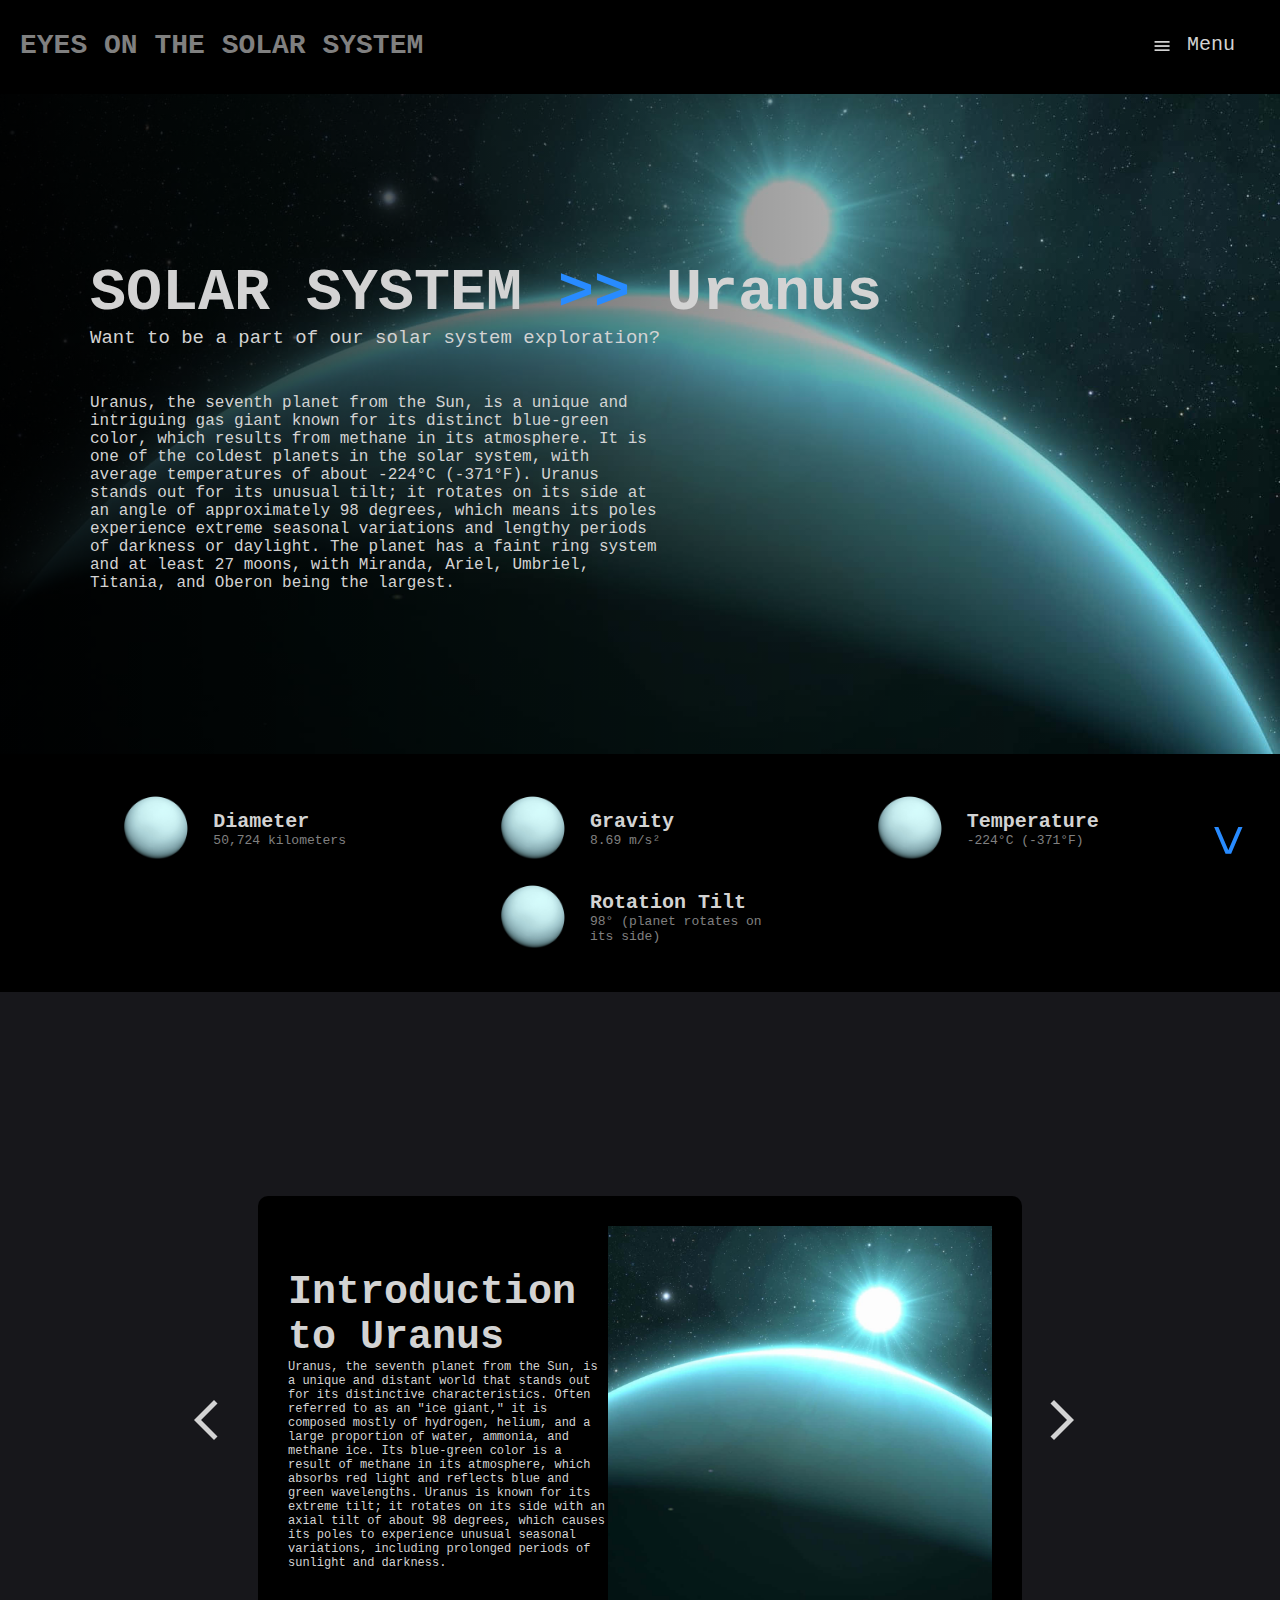
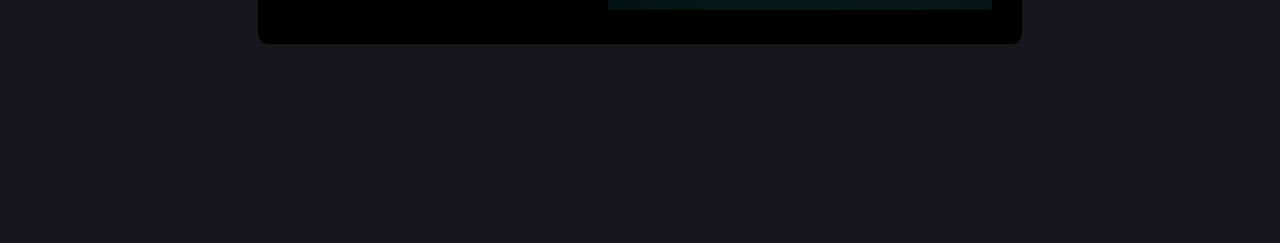
<file: Planets/Uranus/index.html>
<!DOCTYPE html>
<html lang="en">
  <head>
    <title>Uranus</title>
    <link rel="stylesheet" href="style.css" />
  </head>
  <body>
    <button class="scroll-btn">
      <span style="color: rgb(40, 139, 255)" class="scroll-img">></span>
    </button>
    <div class="nav">
      <div class="logo">
        <a href="../../index.html" style="cursor: pointer">
          EYES ON THE SOLAR SYSTEM
        </a>
      </div>
      <div class="nav-menu">
        <img
          src="../../images/menu_24dp_ D3D3D3_FILL0_wght400_GRAD0_opsz24.png"
          class="nav-img"
        />
        Menu
      </div>
    </div>
    <div class="option-container">
      <button class="options-back arrow-btn">
        <img
          src="../../images/arrow_back_24dp_ RGB(205, 151, 69)_FILL0_wght400_GRAD0_opsz24.png"
          alt=""
          class="options-back-img"
        />
      </button>

      <div class="options home">
        <!--home cards-->
        <a href="../../Star/index.html">
          <div class="card head-card">
            <img src="../../images/sun.png" alt="" class="card-img" />
            <div class="card-container">
              <p class="card-head">The Sun</p>
              <p class="card-body">99.8% OF SOLAR SYSTEM</p>
            </div>
          </div></a
        >
        <div class="card head-card planet">
          <img src="../../images/earth.png" alt="" class="card-img" />
          <div class="card-container">
            <p class="card-head">The Planets</p>
            <p class="card-body">ONLY SOLAR SYSTEM WITH LIFE</p>
          </div>
        </div>
        <div class="card head-card moons">
          <img src="../../images/moon.png" alt="" class="card-img" />
          <div class="card-container">
            <p class="card-head">The Moons</p>
            <p class="card-body">MORE THAN 200 MOONS IN SOLAR SYSTEM</p>
          </div>
        </div>
        <!--Plants from here-->
        <div class="card body-card-planet body-card hide">
          <img src="../../images/mercury.png" alt="" class="card-img" />
          <div class="card-container">
            <p class="card-head">Mercury</p>
            <p class="card-body">CLOSEST PLANET TO SUN</p>
          </div>
        </div>
        <div class="card body-card-planet body-card hide">
          <img src="../../images/venus.png" alt="" class="card-img" />
          <div class="card-container">
            <p class="card-head">Venus</p>
            <p class="card-body">HOTTEST PLANET IN THE SOLAR SYSTEM</p>
          </div>
        </div>

        <div class="card body-card-planet body-card hide">
          <img src="../../images/earth.png" alt="" class="card-img" />
          <div class="card-container">
            <p class="card-head">Earth</p>
            <p class="card-body">ONLY PLANET WITH LIFE</p>
          </div>
        </div>
        <div class="card body-card-planet body-card hide">
          <img src="../../images/mars.png" alt="" class="card-img" />
          <div class="card-container">
            <p class="card-head">Mars</p>
            <p class="card-body">KNOWN AS THE RED PLANET</p>
          </div>
        </div>
        <div class="card body-card-planet body-card hide">
          <img src="../../images/jupiter.png" alt="" class="card-img" />
          <div class="card-container">
            <p class="card-head">Jupiter</p>
            <p class="card-body">LARGEST PLANET IN THE SOLAR SYSTEM</p>
          </div>
        </div>
        <div class="card body-card-planet body-card hide">
          <img src="../../images/saturn.png" alt="" class="card-img" />
          <div class="card-container">
            <p class="card-head">Saturn</p>
            <p class="card-body">ONLY RING PLANET IN THE SOLAR SYSTEM</p>
          </div>
        </div>
        <!-- <div class="card body-card-planet body-card hide">
          <img src="../../images/uranus.png" alt="" class="card-img" />
          <div class="card-container">
            <p class="card-head">Uarnus</p>
            <p class="card-body">ONLY PLANET TO ROTATE ON ITS SIDE</p>
          </div>
        </div> -->
        <div class="card body-card-planet body-card hide">
          <img src="../../images/neptune.png" alt="" class="card-img" />
          <div class="card-container">
            <p class="card-head">Neptune</p>
            <p class="card-body">THE WINDIEST PLANET</p>
          </div>
        </div>
        <!--ends here-->
        <!--Moons start here-->
        <div class="card body-card-moon body-card hide">
          <img src="../../images/moon.png" alt="" class="card-img" />
          <div class="card-container">
            <p class="card-head">The Moon</p>
            <p class="card-body">EARTH'S ONLY NATURAL SATELLITE</p>
          </div>
        </div>

        <!--ends here-->
      </div>
    </div>
    <div class="main">
      <div class="face-div">
        <div class="heloo">
          <div class="face-div-child">
            <h1 class="solar-heading">
              SOLAR SYSTEM
              <span style="color: rgb(40, 139, 255)">>></span> Uranus
            </h1>
            Want to be a part of our solar system exploration?
          </div>
          <div class="face-div-child2">
            Uranus, the seventh planet from the Sun, is a unique and intriguing
            gas giant known for its distinct blue-green color, which results
            from methane in its atmosphere. It is one of the coldest planets in
            the solar system, with average temperatures of about -224°C
            (-371°F). Uranus stands out for its unusual tilt; it rotates on its
            side at an angle of approximately 98 degrees, which means its poles
            experience extreme seasonal variations and lengthy periods of
            darkness or daylight. The planet has a faint ring system and at
            least 27 moons, with Miranda, Ariel, Umbriel, Titania, and Oberon
            being the largest.
          </div>
        </div>
        <img src="imagess/banner.jpg" alt="" class="solar-img" />
      </div>

      <div class="slider">
        <div class="slider-child">
          <div class="slide">
            <div class="slide-img">
              <img src="../../images/uranus.png" alt="" class="img-slide" />
            </div>
            <div class="slide-text">
              <div class="slide-text-head">Diameter</div>
              <div class="slide-text-main">50,724 kilometers</div>
            </div>
          </div>
          <div class="slide">
            <div class="slide-img">
              <img src="../../images/uranus.png" alt="" class="img-slide" />
            </div>
            <div class="slide-text">
              <div class="slide-text-head">Gravity</div>
              <div class="slide-text-main">8.69 m/s²</div>
            </div>
          </div>
          <div class="slide">
            <div class="slide-img">
              <img src="../../images/uranus.png" alt="" class="img-slide" />
            </div>
            <div class="slide-text">
              <div class="slide-text-head">Temperature</div>
              <div class="slide-text-main">-224°C (-371°F)</div>
            </div>
          </div>
          <div class="slide">
            <div class="slide-img">
              <img src="../../images/uranus.png" alt="" class="img-slide" />
            </div>
            <div class="slide-text">
              <div class="slide-text-head">Rotation Tilt</div>
              <div class="slide-text-main">
                98° (planet rotates on its side)
              </div>
            </div>
          </div>
        </div>
      </div>
    </div>
    <div class="body-main">
      <div class="no-name">
        <button class="prev slider-btn">
          <img
            src="../../images/arrow_back_ios_24dp_ D3D3D3_FILL0_wght400_GRAD0_opsz24.png"
            alt=""
            class="slider-img"
          />
        </button>
        <button class="next slider-btn">
          <img
            src="../../images/arrow_forward_ios_24dp_ D3D3D3_FILL0_wght400_GRAD0_opsz24.png"
            alt=""
            class="slider-img"
          />
        </button>
        <div class="sld">
          <div class="card-body-main">
            <div class="info-main">
              <h1>Introduction to Uranus</h1>
              <p class="info-p">
                Uranus, the seventh planet from the Sun, is a unique and distant
                world that stands out for its distinctive characteristics. Often
                referred to as an "ice giant," it is composed mostly of
                hydrogen, helium, and a large proportion of water, ammonia, and
                methane ice. Its blue-green color is a result of methane in its
                atmosphere, which absorbs red light and reflects blue and green
                wavelengths. Uranus is known for its extreme tilt; it rotates on
                its side with an axial tilt of about 98 degrees, which causes
                its poles to experience unusual seasonal variations, including
                prolonged periods of sunlight and darkness.
              </p>
            </div>
            <div>
              <img src="imagess/banner.jpg" alt="" class="info-img" />
            </div>
          </div>
          <div class="card-body-main">
            <div class="info-main">
              <h1>Moons and Rings</h1>
              <p class="info-p">
                Uranus has 27 known moons, with five major ones—Miranda, Ariel,
                Umbriel, Titania, and Oberon—being the most notable. These moons
                vary greatly in size and composition, with some, like Miranda,
                displaying dramatic geological features such as deep canyons and
                fault lines, suggesting a history of tectonic activity. Uranus
                is also surrounded by 13 faint rings, which are narrower and
                less prominent than those of Saturn. The rings are primarily
                composed of dark particles, and their origin remains a subject
                of scientific inquiry.
              </p>
            </div>
            <div>
              <img src="imagess/rings.jpeg" alt="" class="info-img" />
            </div>
          </div>
          <div class="card-body-main">
            <div class="info-main">
              <h1>Unique Rotation and Axial Tilt</h1>
              <p class="info-p">
                One of the most remarkable features of Uranus is its extreme
                axial tilt. The planet rotates on its side at an angle of
                approximately 98 degrees, making it unique among the planets in
                the solar system. This means that Uranus's poles are essentially
                where its equator would be on most other planets. As a result,
                Uranus experiences extreme seasonal variations, with each pole
                receiving 42 years of continuous sunlight followed by 42 years
                of darkness.
              </p>
            </div>
            <div>
              <img src="imagess/ma.jpg" alt="" class="info-img" />
            </div>
          </div>
          <div class="card-body-main">
            <div class="info-main">
              <h1>Atmosphere and Composition</h1>
              <p class="info-p">
                Uranus has a predominantly hydrogen and helium atmosphere, but
                it also contains a significant amount of methane, which gives
                the planet its characteristic blue-green color. Methane absorbs
                red light, allowing blue and green wavelengths to be reflected
                back into space, creating Uranus’s striking appearance. The
                atmosphere also contains trace amounts of ammonia and water
                vapor. The planet’s composition is primarily made up of ices,
                including water, ammonia, and methane, giving it the designation
                of an "ice giant" rather than a gas giant like Jupiter and
                Saturn.
              </p>
            </div>
            <div>
              <img src="imagess/atmosphere.png" alt="" class="info-img" />
            </div>
          </div>
          <div class="card-body-main">
            <div class="info-main">
              <h1>Exploration and Scientific Interest</h1>
              <p class="info-p">
                Uranus is one of the least explored planets in the solar system,
                with only one spacecraft, NASA's Voyager 2, having flown by the
                planet in 1986. Despite this, it remains a significant subject
                of scientific interest. Voyager 2 provided valuable data about
                Uranus's atmosphere, rings, moons, and magnetic field. Since
                then, interest in Uranus has grown, particularly regarding its
                unusual rotation, icy composition, and the potential for
                studying planetary formation in extreme conditions.
              </p>
            </div>
            <div>
              <img src="imagess/exploration.png" alt="" class="info-img" />
            </div>
          </div>
          <!-- <div class="card-body-main">
            <div class="info-main">
              <h1>Interesting Facts About the Sun</h1>
              <p class="info-p">
                <ul>
                  <li>The Sun's surface gravity is about 28 times stronger than Earth's gravity.</li>
                  <li>One million Earths could fit inside the Sun.</li>
                  <li>The Sun rotates faster at the equator (25 days) compared to the poles (35 days).</li>
                  <li>It produces 386 billion megawatts of energy every second.</li>
                  <li>If the Sun stopped shining suddenly, Earth would still experience daylight for 8 minutes and 20 seconds due to the time it takes light to travel.</li>
                </ul>
              </p>
            </div>
          </div> -->
        </div>
      </div>
    </div>
    <script src="script.js"></script>
  </body>
</html>
</file>
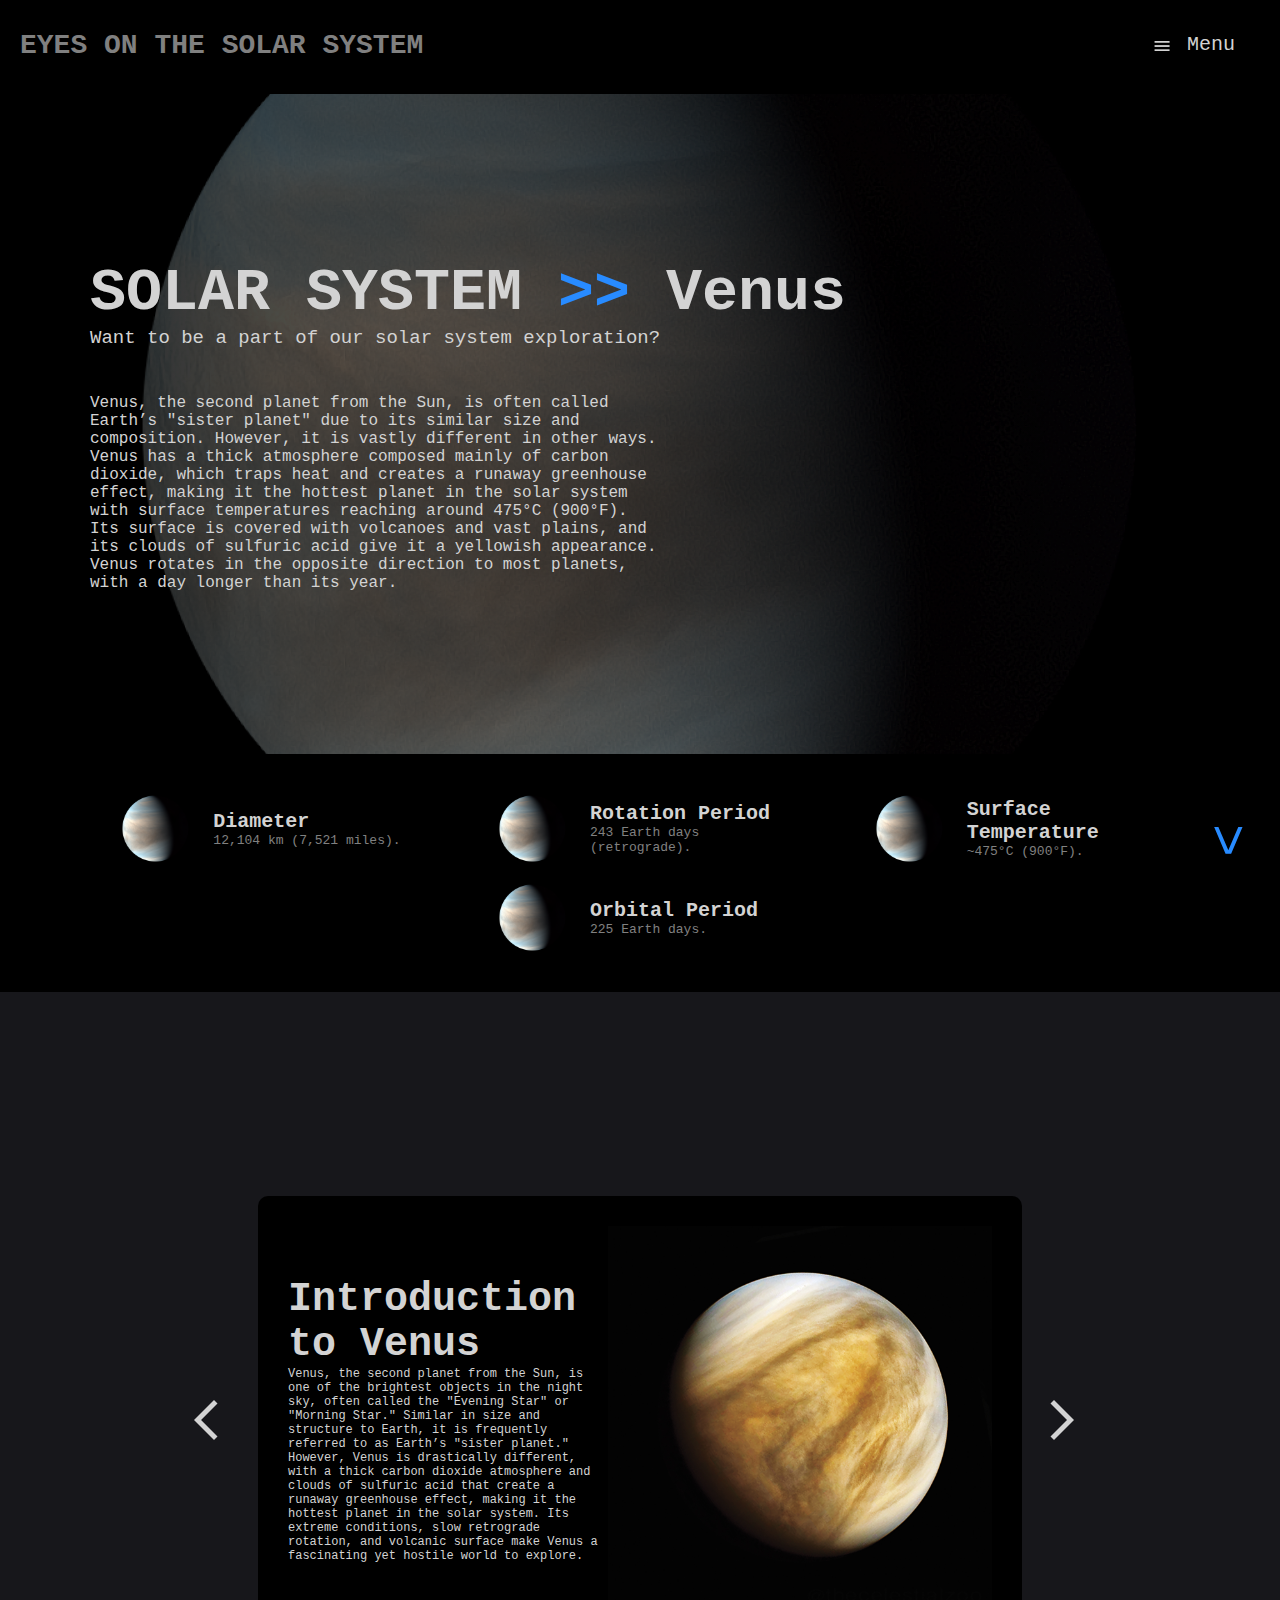
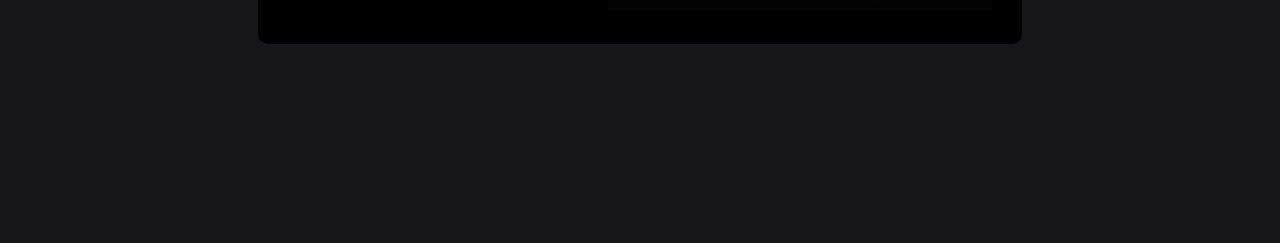
<file: Planets/Venus/index.html>
<!DOCTYPE html>
<html lang="en">
  <head>
    <title>Venus</title>
    <link rel="stylesheet" href="style.css" />
  </head>
  <body>
    <button class="scroll-btn">
      <span style="color: rgb(40, 139, 255)" class="scroll-img">></span>
    </button>
    <div class="nav">
      <div class="logo">
        <a href="../../index.html" style="cursor: pointer">
          EYES ON THE SOLAR SYSTEM
        </a>
      </div>
      <div class="nav-menu">
        <img
          src="../../images/menu_24dp_ D3D3D3_FILL0_wght400_GRAD0_opsz24.png"
          class="nav-img"
        />
        Menu
      </div>
    </div>
    <div class="option-container">
      <button class="options-back arrow-btn">
        <img
          src="../../images/arrow_back_24dp_ RGB(205, 151, 69)_FILL0_wght400_GRAD0_opsz24.png"
          alt=""
          class="options-back-img"
        />
      </button>

      <div class="options home">
        <!--home cards-->
        <a href="../../Star/index.html">
          <div class="card head-card">
            <img src="../../images/sun.png" alt="" class="card-img" />
            <div class="card-container">
              <p class="card-head">The Sun</p>
              <p class="card-body">99.8% OF SOLAR SYSTEM</p>
            </div>
          </div></a
        >
        <div class="card head-card planet">
          <img src="../../images/earth.png" alt="" class="card-img" />
          <div class="card-container">
            <p class="card-head">The Planets</p>
            <p class="card-body">ONLY SOLAR SYSTEM WITH LIFE</p>
          </div>
        </div>
        <div class="card head-card moons">
          <img src="../../images/moon.png" alt="" class="card-img" />
          <div class="card-container">
            <p class="card-head">The Moons</p>
            <p class="card-body">MORE THAN 200 MOONS IN SOLAR SYSTEM</p>
          </div>
        </div>
        <!--Plants from here-->
        <div class="card body-card-planet body-card hide">
          <img src="../../images/mercury.png" alt="" class="card-img" />
          <div class="card-container">
            <p class="card-head">Mercury</p>
            <p class="card-body">CLOSEST PLANET TO SUN</p>
          </div>
        </div>
        <!-- <div class="card body-card-planet body-card hide">
          <img src="../../images/venus.png" alt="" class="card-img" />
          <div class="card-container">
            <p class="card-head">Venus</p>
            <p class="card-body">HOTTEST PLANET IN THE SOLAR SYSTEM</p>
          </div>
        </div>
         -->
        <div class="card body-card-planet body-card hide">
          <img src="../../images/earth.png" alt="" class="card-img" />
          <div class="card-container">
            <p class="card-head">Earth</p>
            <p class="card-body">ONLY PLANET WITH LIFE</p>
          </div>
        </div>
        <div class="card body-card-planet body-card hide">
          <img src="../../images/mars.png" alt="" class="card-img" />
          <div class="card-container">
            <p class="card-head">Mars</p>
            <p class="card-body">KNOWN AS THE RED PLANET</p>
          </div>
        </div>
        <div class="card body-card-planet body-card hide">
          <img src="../../images/jupiter.png" alt="" class="card-img" />
          <div class="card-container">
            <p class="card-head">Jupiter</p>
            <p class="card-body">LARGEST PLANET IN THE SOLAR SYSTEM</p>
          </div>
        </div>
        <div class="card body-card-planet body-card hide">
          <img src="../../images/saturn.png" alt="" class="card-img" />
          <div class="card-container">
            <p class="card-head">Saturn</p>
            <p class="card-body">ONLY RING PLANET IN THE SOLAR SYSTEM</p>
          </div>
        </div>
        <div class="card body-card-planet body-card hide">
          <img src="../../images/uranus.png" alt="" class="card-img" />
          <div class="card-container">
            <p class="card-head">Uranus</p>
            <p class="card-body">ONLY PLANET TO ROTATE ON ITS SIDE</p>
          </div>
        </div>
        <div class="card body-card-planet body-card hide">
          <img src="../../images/neptune.png" alt="" class="card-img" />
          <div class="card-container">
            <p class="card-head">Neptune</p>
            <p class="card-body">THE WINDIEST PLANET</p>
          </div>
        </div>
        <!--ends here-->
        <!--Moons start here-->
        <div class="card body-card-moon body-card hide">
          <img src="../../images/moon.png" alt="" class="card-img" />
          <div class="card-container">
            <p class="card-head">The Moon</p>
            <p class="card-body">EARTH'S ONLY NATURAL SATELLITE</p>
          </div>
        </div>

        <!--ends here-->
      </div>
    </div>
    <div class="main">
      <div class="face-div">
        <div class="heloo">
          <div class="face-div-child">
            <h1 class="solar-heading">
              SOLAR SYSTEM
              <span style="color: rgb(40, 139, 255)">>></span> Venus
            </h1>
            Want to be a part of our solar system exploration?
          </div>
          <div class="face-div-child2">
            Venus, the second planet from the Sun, is often called Earth’s
            "sister planet" due to its similar size and composition. However, it
            is vastly different in other ways. Venus has a thick atmosphere
            composed mainly of carbon dioxide, which traps heat and creates a
            runaway greenhouse effect, making it the hottest planet in the solar
            system with surface temperatures reaching around 475°C (900°F). Its
            surface is covered with volcanoes and vast plains, and its clouds of
            sulfuric acid give it a yellowish appearance. Venus rotates in the
            opposite direction to most planets, with a day longer than its year.
          </div>
        </div>
        <img src="imagess/venus.png" alt="" class="solar-img" />
      </div>

      <div class="slider">
        <div class="slider-child">
          <div class="slide">
            <div class="slide-img">
              <img src="imagess/venus.png" alt="" class="img-slide" />
            </div>
            <div class="slide-text">
              <div class="slide-text-head">Diameter</div>
              <div class="slide-text-main">12,104 km (7,521 miles).</div>
            </div>
          </div>
          <div class="slide">
            <div class="slide-img">
              <img src="imagess/venus.png" alt="" class="img-slide" />
            </div>
            <div class="slide-text">
              <div class="slide-text-head">Rotation Period</div>
              <div class="slide-text-main">243 Earth days (retrograde).</div>
            </div>
          </div>
          <div class="slide">
            <div class="slide-img">
              <img src="imagess/venus.png" alt="" class="img-slide" />
            </div>
            <div class="slide-text">
              <div class="slide-text-head">Surface Temperature</div>
              <div class="slide-text-main">~475°C (900°F).</div>
            </div>
          </div>
          <div class="slide">
            <div class="slide-img">
              <img src="imagess/venus.png" alt="" class="img-slide" />
            </div>
            <div class="slide-text">
              <div class="slide-text-head">Orbital Period</div>
              <div class="slide-text-main">225 Earth days.</div>
            </div>
          </div>
        </div>
      </div>
    </div>
    <div class="body-main">
      <div class="no-name">
        <button class="prev slider-btn">
          <img
            src="../../images/arrow_back_ios_24dp_ D3D3D3_FILL0_wght400_GRAD0_opsz24.png"
            alt=""
            class="slider-img"
          />
        </button>
        <button class="next slider-btn">
          <img
            src="../../images/arrow_forward_ios_24dp_ D3D3D3_FILL0_wght400_GRAD0_opsz24.png"
            alt=""
            class="slider-img"
          />
        </button>
        <div class="sld">
          <div class="card-body-main">
            <div class="info-main">
              <h1>Introduction to Venus</h1>
              <p class="info-p">
                Venus, the second planet from the Sun, is one of the brightest
                objects in the night sky, often called the "Evening Star" or
                "Morning Star." Similar in size and structure to Earth, it is
                frequently referred to as Earth’s "sister planet." However,
                Venus is drastically different, with a thick carbon dioxide
                atmosphere and clouds of sulfuric acid that create a runaway
                greenhouse effect, making it the hottest planet in the solar
                system. Its extreme conditions, slow retrograde rotation, and
                volcanic surface make Venus a fascinating yet hostile world to
                explore.
              </p>
            </div>
            <div>
              <img src="imagess/venus-slide.png" alt="" class="info-img" />
            </div>
          </div>
          <div class="card-body-main">
            <div class="info-main">
              <h1>Venus’s Atmosphere</h1>
              <p class="info-p">
                Venus has an incredibly dense atmosphere made up of 96.5% carbon
                dioxide and thick clouds of sulfuric acid. This composition
                traps heat through a runaway greenhouse effect, making Venus the
                hottest planet in the solar system with surface temperatures
                averaging around 475°C (900°F). The thick atmosphere creates a
                pressure 92 times greater than Earth's at sea level, equivalent
                to being 900 meters underwater. These conditions make Venus an
                extremely hostile environment for life as we know it.
              </p>
            </div>
            <div>
              <img src="imagess/atmosphere.png" alt="" class="info-img" />
            </div>
          </div>
          <div class="card-body-main">
            <div class="info-main">
              <h1>Venus’s Retrograde Rotation</h1>
              <p class="info-p">
                Venus is unique in its rotation because it spins in the opposite
                direction to most planets, a phenomenon known as retrograde
                rotation. This means that on Venus, the Sun rises in the west
                and sets in the east. Additionally, Venus has an extremely slow
                rotation, taking about 243 Earth days to complete one rotation,
                which is longer than its year of 225 Earth days. As a result, a
                single day on Venus lasts longer than a Venusian year.
              </p>
            </div>
            <div>
              <img src="imagess/retrogate-motion.png" alt="" class="info-img" />
            </div>
          </div>
          <div class="card-body-main">
            <div class="info-main">
              <h1>Venus’s Greenhouse Effect</h1>
              <p class="info-p">
                The runaway greenhouse effect on Venus is a result of its thick
                carbon dioxide atmosphere trapping heat. This process is so
                extreme that it has created a planetary oven, where the surface
                temperature remains consistently high regardless of day or
                night. Scientists believe Venus might have once had water and a
                more Earth-like environment, but the loss of water vapor to
                space and the buildup of greenhouse gases transformed it into
                the scorching world we see today.
              </p>
            </div>
            <div>
              <img
                src="imagess/greenhouse-effect.png"
                alt=""
                class="info-img"
              />
            </div>
          </div>
          <div class="card-body-main">
            <div class="info-main">
              <h1>Exploration of Venus</h1>
              <p class="info-p">
                Venus has been a focus of exploration since the 1960s due to its
                proximity to Earth. The Soviet Union’s Venera program
                successfully landed several probes on Venus, including Venera 7,
                the first spacecraft to transmit data from the surface of
                another planet. NASA’s Magellan mission in the 1990s mapped 98%
                of Venus’s surface using radar. More recently, missions like
                ESA’s Venus Express and NASA’s upcoming VERITAS aim to study its
                atmosphere, geology, and potential past habitability.
              </p>
            </div>
            <div>
              <img
                src="imagess/venus-exploration.png"
                alt=""
                class="info-img"
              />
            </div>
          </div>
          <!-- <div class="card-body-main">
            <div class="info-main">
              <h1>Interesting Facts About the Sun</h1>
              <p class="info-p">
                <ul>
                  <li>The Sun's surface gravity is about 28 times stronger than Earth's gravity.</li>
                  <li>One million Earths could fit inside the Sun.</li>
                  <li>The Sun rotates faster at the equator (25 days) compared to the poles (35 days).</li>
                  <li>It produces 386 billion megawatts of energy every second.</li>
                  <li>If the Sun stopped shining suddenly, Earth would still experience daylight for 8 minutes and 20 seconds due to the time it takes light to travel.</li>
                </ul>
              </p>
            </div>
          </div> -->
        </div>
      </div>
    </div>
    <script src="script.js"></script>
  </body>
</html>
</file>
<file: style.css>
* {
  margin: 0;
  padding: 0;
  font-family: monospace;
  color: lightgrey;
}
body {
  background-color: rgb(23, 23, 27);
}
a {
  all: unset;
}
button,
.card,
.slide {
  cursor: pointer;
}
.logo:hover {
  color: white;
}
.nav {
  display: flex;
  flex-direction: row;
  justify-content: space-between;
  font-size: 28px;
  padding: 20px 45px 20px 20px;
  left: 0;
  right: 0;
  top: 0;
  padding-bottom: 41px;
  background-color: black;
}
.logo {
  font-weight: bold;
  color: grey;
  position: relative;
  top: 10px;
}
.nav-menu {
  display: flex;
  height: 20px;
  font-size: 20px;
  padding-top: 13px;
  cursor: pointer;
}
.nav-menu:hover {
  opacity: 0.97;
}
.nav-menu:active {
  scale: 0.97;
}
.nav-img {
  object-fit: contain;
  position: relative;
  top: 2.5px;
  margin-right: 15px;
}
.solar-system {
  max-width: 50%;
  border-radius: 7px;
  padding: 15px;
  font-size: 20px;
}
h1 {
  font-size: 45px;
}
.options {
  position: fixed;
  display: grid;
  grid-template-rows: max-content max-content max-content;
  z-index: 4;
  /* height: max-content; */
  width: max-content;
  right: -400px;
  row-gap: 30px;
  transition: right 0.5s ease-in-out;
  overflow-y: scroll;
  overflow-x: visible !important;
  /* padding-top: 40px; */
}
.home {
  overflow-x: visible;
}
.options::-webkit-scrollbar {
  /* position: absolute; */
  background: none;
  width: 7px;
}
.options::-webkit-scrollbar-track {
  background: none;
  /* height: 90%; */
}
.options::-webkit-scrollbar-thumb {
  background: rgb(179, 179, 179);
  border-radius: 30px;
}
.options::-webkit-scrollbar-thumb:active {
  background: rgb(105, 105, 105);
  border-radius: 30px;
}

.home {
  height: max-content;
}
.card {
  display: grid;
  grid-template-columns: 100px max-content;
  background-color: rgba(24, 24, 24, 0.85);
  width: 346px;
  padding: 20px 20px 20px 25px;
  border-radius: 3px;
  column-gap: 15px;
}
.card:hover {
  box-shadow: 0 0 85px rgba(103, 103, 103, 0.33);
}
.card-head {
  font-size: 29px;
}
.card-body {
  color: rgb(205, 151, 69);
  font-size: 20px;
}
.card-img {
  object-fit: contain;
  height: 100%;
  width: 100%;
}
.solar-img,
.face-div {
  width: 100%;
}
.solar-img {
  max-height: 100%;
}
.face-div {
  position: relative;
}
.heloo {
  /* position: absolute; */
  position: absolute;
  z-index: 1;
  display: flex;
  flex-direction: column;
  top: 0;
  bottom: 0;
  justify-content: center;
  padding-left: 90px;
  /* width: 100%; */
  left: 0;
  right: 0;
  background: linear-gradient(to right, rgba(0, 0, 0, 0.904), rgba(0, 0, 0, 0));
}
.face-div-child {
  font-size: 19px;
  margin-bottom: 45px;
}
.face-div-child2 {
  display: grid;
  grid-template-columns: max-content max-content max-content;
  column-gap: 75px;
}
.text-detail {
  font-weight: bolder;
  font-size: 18px;
  display: flex;
  align-items: center;
}
.number-detail {
  color: rgb(40, 139, 255);
  font-size: 69px;
}
.detail {
  display: grid;
  grid-template-columns: max-content max-content;
  column-gap: 17px;
}
.solar-heading {
  font-size: 60px;
}
.slider {
  background-color: black;
  height: max-content;
  position: relative;
  display: flex;
  align-items: center;
  justify-content: center;
  left: 0;
  top: -3px;
  right: 0;
  padding: 30px 75px 30px 75px;
}
.slider-child {
  width: 100%;
  height: 85px;
  /* background-color: red; */
  position: relative;
  overflow: hidden;
}
.slide-text {
  display: flex;
  align-items: center;
  font-weight: bold;
}
.slide {
  height: 75px;
  width: 196.219px;
  display: grid;
  grid-template-columns: 75px max-content;
  column-gap: 25px;
  background: linear-gradient(to right, rgb(37, 37, 37), rgb(48, 48, 48));
  position: absolute;
  border-radius: 5px;
  font-size: 25px;
  padding: 5px 17px 5px 5px;
  transition: 0.5s;
  /* left: -19px; */
}
.slide-img,
.options-back-img {
  object-fit: contain;
  height: 100%;
  width: 100%;
}
.option-container {
  overflow: visible;
  position: fixed;
  z-index: 4;
  transition: right 0.5s ease-in-out;
  right: -400px;
}
.options-back {
  background: rgba(0, 0, 0, 0.397);
  border-radius: 100%;
  border: none;
  height: 40px;
  width: 40px;
  position: absolute;
  top: 5px;
  left: -60px;
  z-index: 5;
  /* left: 2vw; */
}

.slider-btn {
  border: none;
  border-radius: 100%;
  background: none;
  height: 30px;
  width: 30px;
  position: absolute;
  z-index: 2;
}
.prev {
  left: 29px;
}
.next {
  right: 29px;
}
.slider-img {
  height: 100%;
  width: 100%;
  object-fit: contain;
  align-self: center;
}
.card-container {
  display: flex;
  flex-direction: column;
  max-width: 231px;
  justify-content: center;
}
@media (max-width: 1632px) {
  .solar-heading {
    font-size: 55px;
  }
  .number-detail {
    font-size: 64px;
  }
  .text-detail {
    font-size: 18px;
  }

  .card-head {
    font-size: 24px;
  }
  .card-body {
    font-size: 15px;
  }
  .card {
    padding: 15px 15px 15px 20px;
    grid-template-columns: 90px max-content;
  }
  .slide {
    height: 70px;
    width: 191.219px;
    font-size: 20px;
    padding: 5px 12px 5px 5px;
    grid-template-columns: 70px max-content;
  }
  .slider-child {
    height: 75px;
  }
  .slider {
    padding: 25px 70px 25px 65px;
  }
}
@media (max-width: 1138px) {
  .solar-heading {
    font-size: 50px;
  }
  .number-detail {
    font-size: 59px;
  }
  .text-detail {
    font-size: 13px;
  }
  .card-head {
    font-size: 19px;
  }
  .card-body {
    font-size: 10px;
  }
  .card {
    padding: 10px 10px 10px 15px;
    grid-template-columns: 85px max-content;
  }
  .slide {
    height: 65px;
    width: 186.219px;
    font-size: 15px;
    padding: 5px 7px 5px 5px;
    grid-template-columns: 55px max-content;
  }
  .slider-child {
    height: 70px;
  }
  .slider {
    padding: 20px 65px 20px 65px;
  }
}
.hide {
  display: none;
}
</file>
<file: Star/style.css>
* {
  margin: 0;
  padding: 0;
  font-family: monospace;
  color: lightgrey;
}

body {
  background-color: rgb(23, 23, 27);
  /* overflow: hidden; */
}
a {
  all: unset;
}
button,
.card {
  cursor: pointer;
}

.nav {
  display: flex;
  flex-direction: row;
  justify-content: space-between;
  font-size: 28px;
  padding: 20px 45px 20px 20px;
  left: 0;
  right: 0;
  top: 0;
  padding-bottom: 41px;
  background-color: black;
  position: fixed;
  z-index: 4;
}
.logo {
  font-weight: bold;
  color: grey;
  position: relative;
  top: 10px;
}
.nav-menu {
  display: flex;
  height: 20px;
  font-size: 20px;
  padding-top: 13px;
  cursor: pointer;
}
.nav-menu:hover {
  opacity: 0.97;
}
.nav-menu:active {
  scale: 0.97;
}
.nav-img {
  object-fit: contain;
  position: relative;
  top: 2.5px;
  margin-right: 15px;
}
.solar-system {
  max-width: 50%;
  border-radius: 7px;
  padding: 15px;
  font-size: 20px;
}
h1 {
  font-size: 45px;
}
.options {
  position: fixed;
  display: grid;
  grid-template-rows: max-content max-content max-content;
  z-index: 4;
  /* height: max-content; */
  width: max-content;
  right: -400px;
  row-gap: 30px;
  transition: right 0.5s ease-in-out;
  overflow-y: scroll;
  overflow-x: visible !important;
  /* padding-top: 40px; */
}
.home {
  overflow-x: visible;
}
.options::-webkit-scrollbar {
  /* position: absolute; */
  background: none;
  width: 7px;
}
.options::-webkit-scrollbar-track {
  background: none;
  /* height: 90%; */
}
.options::-webkit-scrollbar-thumb {
  background: rgb(179, 179, 179);
  border-radius: 30px;
}
.options::-webkit-scrollbar-thumb:active {
  background: rgb(105, 105, 105);
  border-radius: 30px;
}

.home {
  height: max-content;
}
.card {
  display: grid;
  grid-template-columns: 100px max-content;
  background-color: rgba(24, 24, 24, 0.85);
  width: 346px;
  padding: 20px 20px 20px 25px;
  border-radius: 3px;
  column-gap: 15px;
}
.card:hover {
  box-shadow: 0 0 85px rgba(103, 103, 103, 0.33);
}
.card-head {
  font-size: 29px;
}
.card-body {
  color: rgb(205, 151, 69);
  font-size: 20px;
}
.card-img {
  object-fit: contain;
  height: 100%;
  width: 100%;
}
.card-container {
  display: flex;
  flex-direction: column;
  /* max-width: 231px; */
  max-width: 12.031vw;
  justify-content: center;
}
.options-back-img {
  object-fit: contain;
  height: 100%;
  width: 100%;
}
.option-container {
  overflow: visible;
  position: fixed;
  z-index: 4;
  transition: right 0.5s ease-in-out;
  right: -400px;
}
.options-back {
  background: rgba(0, 0, 0, 0.397);
  border-radius: 100%;
  border: none;
  height: 40px;
  width: 40px;
  position: absolute;
  top: 5px;
  left: -60px;
  z-index: 5;
  /* left: 2vw; */
}
.logo:hover {
  color: white;
}
.sun {
  visibility: hidden;
}
/* .solar-img, */
.face-div {
  width: 100%;
  height: 663px;
  background-color: rgb(23, 23, 27);
}
.solar-img {
  height: 100%;
  width: 100%;
  object-fit: cover;
}
.face-div {
  position: relative;
}
.heloo {
  /* position: absolute; */
  position: absolute;
  z-index: 1;
  display: flex;
  flex-direction: column;
  top: 0;
  bottom: 0;
  justify-content: center;
  padding-left: 90px;
  /* width: 100%; */
  left: 0;
  right: 0;
  background: linear-gradient(to right, rgba(0, 0, 0, 0.904), rgba(0, 0, 0, 0));
}
.face-div-child {
  font-size: 19px;
  margin-bottom: 45px;
}
.face-div-child2 {
  max-width: 45vw;
  font-size: 16px;
}
.text-detail {
  font-weight: bolder;
  font-size: 18px;
  display: flex;
  align-items: center;
}
.number-detail {
  color: rgb(40, 139, 255);
  font-size: 69px;
}
.detail {
  display: grid;
  grid-template-columns: max-content max-content;
  column-gap: 17px;
}
.solar-heading {
  font-size: 60px;
}
.slider {
  background-color: black;
  height: max-content;
  position: relative;
  left: 0;
  top: -3px;
  right: 0;
  padding: 30px 75px 30px 75px;
}

.slider-child {
  width: 100%;
  height: max-content;
  /* background-color: red; */
  position: relative;
  /* overflow: hidden; */
  display: flex;
  justify-content: space-around;
  flex-wrap: wrap;
}

.slide {
  display: grid;
  grid-template-columns: 85px max-content;
  column-gap: 15px;
}
.img-slide {
  height: 100%;
  width: 100%;
  object-fit: contain;
}
.slide-text {
  display: flex;
  flex-direction: column;
  justify-content: center;
  width: 200px;
}
.slide-text-head {
  font-size: 20px;
  font-weight: bold;
}
.slide-text-main {
  color: gray;
}
.card-body-main {
  padding: 30px;
  background-color: black;
  display: grid;
  grid-template-columns: 25vw max-content;
  height: max-content;
  width: max-content;
  border-radius: 10px;
  position: absolute;
  transition: 1s;
}
.info-main {
  display: flex;
  flex-direction: column;
  justify-content: center;
}
.info-img {
  object-fit: cover;
  width: 30vw;
  height: 30vw;
}
.info-p {
  font-size: 17px;
}
.body-main {
  display: flex;
  align-items: center;
  justify-content: center;
  padding-top: 200px;
  padding-bottom: 200px;
  position: relative;
  height: 550px;
}
.slider-img {
  object-fit: contain;
  height: 100%;
  width: 100%;
}
.scroll-img {
  font-size: 55px;
  position: relative;
  right: -4.5px;
  rotate: 90deg;
  transition: all 0.2s;
}
.scroll-btn {
  border: none;
  border-radius: 100%;
  background: none;
  height: 48px;
  width: 48px;
  position: fixed;
  z-index: 4;
  bottom: 4vh;
  right: 4vh;
  display: flex;
  justify-content: center;
  align-items: center;
  transition: ease-in-out 0.1s;
}
.scroll-btn:hover {
  scale: 1.09;
}
.slider-btn {
  border: none;
  display: flex;

  border-radius: 100%;
  background: none;
  height: 48px;
  width: 48px;
  position: absolute;
  /* position: relative; */
  z-index: 3;
}
.prev {
  left: -5vw;

  top: auto;
  bottom: auto;
}
.next {
  right: -5vw;

  top: auto;
  bottom: auto;
}
.sld {
  display: flex;
  align-items: center;
  justify-content: center;
  position: relative;
  overflow: hidden;
  /* background-color: pink; */
  /* height: 639px; */
  /* width: 1116px; */
  /* padding: 20px; */
  /* background-color: pink; */
}
.hide {
  display: none;
}
.no-name {
  position: relative;
  overflow: visible;
  display: flex;
  justify-content: center;
  align-items: center;
}

@media (max-width: 1632px) {
  h1 {
    font-size: 40px;
  }
  .info-p {
    font-size: 12px;
  }
  .card-head {
    font-size: 24px;
  }
  .card-body {
    font-size: 15px;
  }
  .card {
    padding: 15px 15px 15px 20px;
    grid-template-columns: 90px max-content;
  }
  .body-main {
    padding-top: 150px;
    padding-bottom: 150px;
  }
}
@media (max-width: 1138px) {
  h1 {
    font-size: 35px;
  }
  .info-p {
    font-size: 10px;
  }
  .card-head {
    font-size: 19px;
  }
  .card-body {
    font-size: 10px;
  }
  .card {
    padding: 10px 10px 10px 15px;
    grid-template-columns: 85px max-content;
  }
  .body-main {
    padding-top: 100px;
    padding-bottom: 100px;
  }
}
</file>
<file: Moons/The Moon/style.css>
* {
  margin: 0;
  padding: 0;
  font-family: monospace;
  color: lightgrey;
}
a {
  all: unset;
}
body {
  background-color: rgb(23, 23, 27);
  /* overflow: hidden; */
}
button,
.card {
  cursor: pointer;
}
.moons {
  visibility: hidden;
}
.logo:hover {
  color: white;
}
.nav {
  display: flex;
  flex-direction: row;
  justify-content: space-between;
  font-size: 28px;
  padding: 20px 45px 20px 20px;
  left: 0;
  right: 0;
  top: 0;
  padding-bottom: 41px;
  background-color: black;
  position: fixed;
  z-index: 4;
}
.logo {
  font-weight: bold;
  color: grey;
  position: relative;
  top: 10px;
}
.nav-menu {
  display: flex;
  height: 20px;
  font-size: 20px;
  padding-top: 13px;
  cursor: pointer;
}
.nav-menu:hover {
  opacity: 0.97;
}
.nav-menu:active {
  scale: 0.97;
}
.nav-img {
  object-fit: contain;
  position: relative;
  top: 2.5px;
  margin-right: 15px;
}
.solar-system {
  max-width: 50%;
  border-radius: 7px;
  padding: 15px;
  font-size: 20px;
}
h1 {
  font-size: 45px;
}
.options {
  position: fixed;
  display: grid;
  grid-template-rows: max-content max-content max-content;
  z-index: 4;
  /* height: max-content; */
  width: max-content;
  right: -400px;
  row-gap: 30px;
  transition: right 0.5s ease-in-out;
  overflow-y: scroll;
  overflow-x: visible !important;
  /* padding-top: 40px; */
}
.home {
  overflow-x: visible;
}
.options::-webkit-scrollbar {
  /* position: absolute; */
  background: none;
  width: 7px;
}
.options::-webkit-scrollbar-track {
  background: none;
  /* height: 90%; */
}
.options::-webkit-scrollbar-thumb {
  background: rgb(179, 179, 179);
  border-radius: 30px;
}
.options::-webkit-scrollbar-thumb:active {
  background: rgb(105, 105, 105);
  border-radius: 30px;
}

.home {
  height: max-content;
}
.card {
  display: grid;
  grid-template-columns: 100px max-content;
  background-color: rgba(24, 24, 24, 0.85);
  width: 346px;
  padding: 20px 20px 20px 25px;
  border-radius: 3px;
  column-gap: 15px;
}
.card:hover {
  box-shadow: 0 0 85px rgba(103, 103, 103, 0.33);
}
.card-head {
  font-size: 29px;
}
.card-body {
  color: rgb(205, 151, 69);
  font-size: 20px;
}
.card-img {
  object-fit: contain;
  height: 100%;
  width: 100%;
}
.card-container {
  display: flex;
  flex-direction: column;
  /* max-width: 231px; */
  max-width: 12.031vw;
  justify-content: center;
}
.options-back-img {
  object-fit: contain;
  height: 100%;
  width: 100%;
}
.option-container {
  overflow: visible;
  position: fixed;
  z-index: 4;
  transition: right 0.5s ease-in-out;
  right: -400px;
}
.options-back {
  background: rgba(0, 0, 0, 0.397);
  border-radius: 100%;
  border: none;
  height: 40px;
  width: 40px;
  position: absolute;
  top: 5px;
  left: -60px;
  z-index: 5;
  /* left: 2vw; */
}
.sun {
  visibility: hidden;
}
/* .solar-img, */
.face-div {
  width: 100%;
  height: 663px;
  background-color: rgb(23, 23, 27);
}
.solar-img {
  height: 100%;
  width: 100%;
  object-fit: cover;
}
.face-div {
  position: relative;
}
.heloo {
  /* position: absolute; */
  position: absolute;
  z-index: 1;
  display: flex;
  flex-direction: column;
  top: 0;
  bottom: 0;
  justify-content: center;
  padding-left: 90px;
  /* width: 100%; */
  left: 0;
  right: 0;
  background: linear-gradient(to right, rgba(0, 0, 0, 0.904), rgba(0, 0, 0, 0));
}
.face-div-child {
  font-size: 19px;
  margin-bottom: 45px;
}
.face-div-child2 {
  max-width: 45vw;
  font-size: 16px;
}
.text-detail {
  font-weight: bolder;
  font-size: 18px;
  display: flex;
  align-items: center;
}
.number-detail {
  color: rgb(40, 139, 255);
  font-size: 69px;
}
.detail {
  display: grid;
  grid-template-columns: max-content max-content;
  column-gap: 17px;
}
.solar-heading {
  font-size: 60px;
}
.slider {
  background-color: black;
  height: max-content;
  position: relative;
  left: 0;
  top: -3px;
  right: 0;
  padding: 30px 75px 30px 75px;
}

.slider-child {
  width: 100%;
  height: max-content;
  /* background-color: red; */
  position: relative;
  /* overflow: hidden; */
  display: flex;
  justify-content: space-around;
  flex-wrap: wrap;
}

.slide {
  display: grid;
  grid-template-columns: 85px max-content;
  column-gap: 15px;
}
.img-slide {
  height: 100%;
  width: 100%;
  object-fit: contain;
}
.slide-text {
  display: flex;
  flex-direction: column;
  justify-content: center;
  width: 200px;
}
.slide-text-head {
  font-size: 20px;
  font-weight: bold;
}
.slide-text-main {
  color: gray;
}
.card-body-main {
  padding: 30px;
  background-color: black;
  display: grid;
  grid-template-columns: 25vw max-content;
  height: max-content;
  width: max-content;
  border-radius: 10px;
  position: absolute;
  transition: 1s;
}
.info-main {
  display: flex;
  flex-direction: column;
  justify-content: center;
}
.info-img {
  object-fit: cover;
  width: 30vw;
  height: 30vw;
}
.info-p {
  font-size: 17px;
}
.body-main {
  display: flex;
  align-items: center;
  justify-content: center;
  padding-top: 200px;
  padding-bottom: 200px;
  position: relative;
  height: 550px;
}
.slider-img {
  object-fit: contain;
  height: 100%;
  width: 100%;
}
.scroll-img {
  font-size: 55px;
  position: relative;
  right: -4.5px;
  rotate: 90deg;
  transition: all 0.2s;
}
.scroll-btn {
  border: none;
  border-radius: 100%;
  background: none;
  height: 48px;
  width: 48px;
  position: fixed;
  z-index: 4;
  bottom: 4vh;
  right: 4vh;
  display: flex;
  justify-content: center;
  align-items: center;
  transition: ease-in-out 0.1s;
}
.scroll-btn:hover {
  scale: 1.09;
}
.slider-btn {
  border: none;
  display: flex;

  border-radius: 100%;
  background: none;
  height: 48px;
  width: 48px;
  position: absolute;
  /* position: relative; */
  z-index: 3;
}
.prev {
  left: -5vw;

  top: auto;
  bottom: auto;
}
.next {
  right: -5vw;

  top: auto;
  bottom: auto;
}
.sld {
  display: flex;
  align-items: center;
  justify-content: center;
  position: relative;
  overflow: hidden;
  /* background-color: pink; */
  /* height: 639px; */
  /* width: 1116px; */
  /* padding: 20px; */
  /* background-color: pink; */
}
.hide {
  display: none;
}
.no-name {
  position: relative;
  overflow: visible;
  display: flex;
  justify-content: center;
  align-items: center;
}

@media (max-width: 1632px) {
  h1 {
    font-size: 40px;
  }
  .info-p {
    font-size: 12px;
  }
  .card-head {
    font-size: 24px;
  }
  .card-body {
    font-size: 15px;
  }
  .card {
    padding: 15px 15px 15px 20px;
    grid-template-columns: 90px max-content;
  }
  .body-main {
    padding-top: 150px;
    padding-bottom: 150px;
  }
}
@media (max-width: 1138px) {
  h1 {
    font-size: 35px;
  }
  .info-p {
    font-size: 10px;
  }
  .card-head {
    font-size: 19px;
  }
  .card-body {
    font-size: 10px;
  }
  .card {
    padding: 10px 10px 10px 15px;
    grid-template-columns: 85px max-content;
  }
  .body-main {
    padding-top: 100px;
    padding-bottom: 100px;
  }
}
</file>
<file: Planets/Earth/style.css>
* {
  margin: 0;
  padding: 0;
  font-family: monospace;
  color: lightgrey;
}
a {
  all: unset;
}
body {
  background-color: rgb(23, 23, 27);
  /* overflow: hidden; */
}
button,
.card {
  cursor: pointer;
}

.nav {
  display: flex;
  flex-direction: row;
  justify-content: space-between;
  font-size: 28px;
  padding: 20px 45px 20px 20px;
  left: 0;
  right: 0;
  top: 0;
  padding-bottom: 41px;
  background-color: black;
  position: fixed;
  z-index: 4;
}
.logo {
  font-weight: bold;
  color: grey;
  position: relative;
  top: 10px;
}
.nav-menu {
  display: flex;
  height: 20px;
  font-size: 20px;
  padding-top: 13px;
  cursor: pointer;
}
.nav-menu:hover {
  opacity: 0.97;
}
.nav-menu:active {
  scale: 0.97;
}
.nav-img {
  object-fit: contain;
  position: relative;
  top: 2.5px;
  margin-right: 15px;
}
.solar-system {
  max-width: 50%;
  border-radius: 7px;
  padding: 15px;
  font-size: 20px;
}
h1 {
  font-size: 45px;
}
.options {
  position: fixed;
  display: grid;
  grid-template-rows: max-content max-content max-content;
  z-index: 4;
  /* height: max-content; */
  width: max-content;
  right: -400px;
  row-gap: 30px;
  transition: right 0.5s ease-in-out;
  overflow-y: scroll;
  overflow-x: visible !important;
  /* padding-top: 40px; */
}
.logo:hover {
  color: white;
}
.home {
  overflow-x: visible;
}
.options::-webkit-scrollbar {
  /* position: absolute; */
  background: none;
  width: 7px;
}
.options::-webkit-scrollbar-track {
  background: none;
  /* height: 90%; */
}
.options::-webkit-scrollbar-thumb {
  background: rgb(179, 179, 179);
  border-radius: 30px;
}
.options::-webkit-scrollbar-thumb:active {
  background: rgb(105, 105, 105);
  border-radius: 30px;
}

.home {
  height: max-content;
}
.card {
  display: grid;
  grid-template-columns: 100px max-content;
  background-color: rgba(24, 24, 24, 0.85);
  width: 346px;
  padding: 20px 20px 20px 25px;
  border-radius: 3px;
  column-gap: 15px;
}
.card:hover {
  box-shadow: 0 0 85px rgba(103, 103, 103, 0.33);
}
.card-head {
  font-size: 29px;
}
.card-body {
  color: rgb(205, 151, 69);
  font-size: 20px;
}
.card-img {
  object-fit: contain;
  height: 100%;
  width: 100%;
}
.card-container {
  display: flex;
  flex-direction: column;
  /* max-width: 231px; */
  max-width: 12.031vw;
  justify-content: center;
}
.options-back-img {
  object-fit: contain;
  height: 100%;
  width: 100%;
}
.option-container {
  overflow: visible;
  position: fixed;
  z-index: 4;
  transition: right 0.5s ease-in-out;
  right: -400px;
}
.options-back {
  background: rgba(0, 0, 0, 0.397);
  border-radius: 100%;
  border: none;
  height: 40px;
  width: 40px;
  position: absolute;
  top: 5px;
  left: -60px;
  z-index: 5;
  /* left: 2vw; */
}
.sun {
  visibility: hidden;
}
/* .solar-img, */
.face-div {
  width: 100%;
  height: 663px;
  background-color: rgb(23, 23, 27);
}
.solar-img {
  height: 100%;
  width: 100%;
  object-fit: cover;
}
.face-div {
  position: relative;
}
.heloo {
  /* position: absolute; */
  position: absolute;
  z-index: 1;
  display: flex;
  flex-direction: column;
  top: 0;
  bottom: 0;
  justify-content: center;
  padding-left: 90px;
  /* width: 100%; */
  left: 0;
  right: 0;
  background: linear-gradient(to right, rgba(0, 0, 0, 0.904), rgba(0, 0, 0, 0));
}
.face-div-child {
  font-size: 19px;
  margin-bottom: 45px;
}
.face-div-child2 {
  max-width: 45vw;
  font-size: 16px;
}
.text-detail {
  font-weight: bolder;
  font-size: 18px;
  display: flex;
  align-items: center;
}
.number-detail {
  color: rgb(40, 139, 255);
  font-size: 69px;
}
.detail {
  display: grid;
  grid-template-columns: max-content max-content;
  column-gap: 17px;
}
.solar-heading {
  font-size: 60px;
}
.slider {
  background-color: black;
  height: max-content;
  position: relative;
  left: 0;
  top: -3px;
  right: 0;
  padding: 30px 75px 30px 75px;
}

.slider-child {
  width: 100%;
  height: max-content;
  /* background-color: red; */
  position: relative;
  /* overflow: hidden; */
  display: flex;
  justify-content: space-around;
  flex-wrap: wrap;
}

.slide {
  display: grid;
  grid-template-columns: 85px max-content;
  column-gap: 15px;
}
.img-slide {
  height: 100%;
  width: 100%;
  object-fit: contain;
}
.slide-text {
  display: flex;
  flex-direction: column;
  justify-content: center;
  width: 200px;
}
.slide-text-head {
  font-size: 20px;
  font-weight: bold;
}
.slide-text-main {
  color: gray;
}
.card-body-main {
  padding: 30px;
  background-color: black;
  display: grid;
  grid-template-columns: 25vw max-content;
  height: max-content;
  width: max-content;
  border-radius: 10px;
  position: absolute;
  transition: 1s;
}
.info-main {
  display: flex;
  flex-direction: column;
  justify-content: center;
}
.info-img {
  object-fit: cover;
  width: 30vw;
  height: 30vw;
}
.info-p {
  font-size: 17px;
}
.body-main {
  display: flex;
  align-items: center;
  justify-content: center;
  padding-top: 200px;
  padding-bottom: 200px;
  position: relative;
  height: 550px;
}
.slider-img {
  object-fit: contain;
  height: 100%;
  width: 100%;
}
.scroll-img {
  font-size: 55px;
  position: relative;
  right: -4.5px;
  rotate: 90deg;
  transition: all 0.2s;
}
.scroll-btn {
  border: none;
  border-radius: 100%;
  background: none;
  height: 48px;
  width: 48px;
  position: fixed;
  z-index: 4;
  bottom: 4vh;
  right: 4vh;
  display: flex;
  justify-content: center;
  align-items: center;
  transition: ease-in-out 0.1s;
}
.scroll-btn:hover {
  scale: 1.09;
}
.slider-btn {
  border: none;
  display: flex;

  border-radius: 100%;
  background: none;
  height: 48px;
  width: 48px;
  position: absolute;
  /* position: relative; */
  z-index: 3;
}
.prev {
  left: -5vw;

  top: auto;
  bottom: auto;
}
.next {
  right: -5vw;

  top: auto;
  bottom: auto;
}
.sld {
  display: flex;
  align-items: center;
  justify-content: center;
  position: relative;
  overflow: hidden;
  /* background-color: pink; */
  /* height: 639px; */
  /* width: 1116px; */
  /* padding: 20px; */
  /* background-color: pink; */
}
.hide {
  display: none;
}
.no-name {
  position: relative;
  overflow: visible;
  display: flex;
  justify-content: center;
  align-items: center;
}

@media (max-width: 1632px) {
  h1 {
    font-size: 40px;
  }
  .info-p {
    font-size: 12px;
  }
  .card-head {
    font-size: 24px;
  }
  .card-body {
    font-size: 15px;
  }
  .card {
    padding: 15px 15px 15px 20px;
    grid-template-columns: 90px max-content;
  }
  .body-main {
    padding-top: 150px;
    padding-bottom: 150px;
  }
}
@media (max-width: 1138px) {
  h1 {
    font-size: 35px;
  }
  .info-p {
    font-size: 10px;
  }
  .card-head {
    font-size: 19px;
  }
  .card-body {
    font-size: 10px;
  }
  .card {
    padding: 10px 10px 10px 15px;
    grid-template-columns: 85px max-content;
  }
  .body-main {
    padding-top: 100px;
    padding-bottom: 100px;
  }
}
</file>
<file: Planets/Jupiter/style.css>
* {
  margin: 0;
  padding: 0;
  font-family: monospace;
  color: lightgrey;
}
a {
  all: unset;
}
body {
  background-color: rgb(23, 23, 27);
  /* overflow: hidden; */
}
button,
.card {
  cursor: pointer;
}
.logo:hover {
  color: white;
}
.nav {
  display: flex;
  flex-direction: row;
  justify-content: space-between;
  font-size: 28px;
  padding: 20px 45px 20px 20px;
  left: 0;
  right: 0;
  top: 0;
  padding-bottom: 41px;
  background-color: black;
  position: fixed;
  z-index: 4;
}
.logo {
  font-weight: bold;
  color: grey;
  position: relative;
  top: 10px;
}
.nav-menu {
  display: flex;
  height: 20px;
  font-size: 20px;
  padding-top: 13px;
  cursor: pointer;
}
.nav-menu:hover {
  opacity: 0.97;
}
.nav-menu:active {
  scale: 0.97;
}
.nav-img {
  object-fit: contain;
  position: relative;
  top: 2.5px;
  margin-right: 15px;
}
.solar-system {
  max-width: 50%;
  border-radius: 7px;
  padding: 15px;
  font-size: 20px;
}
h1 {
  font-size: 45px;
}
.options {
  position: fixed;
  display: grid;
  grid-template-rows: max-content max-content max-content;
  z-index: 4;
  /* height: max-content; */
  width: max-content;
  right: -400px;
  row-gap: 30px;
  transition: right 0.5s ease-in-out;
  overflow-y: scroll;
  overflow-x: visible !important;
  /* padding-top: 40px; */
}
.home {
  overflow-x: visible;
}
.options::-webkit-scrollbar {
  /* position: absolute; */
  background: none;
  width: 7px;
}
.options::-webkit-scrollbar-track {
  background: none;
  /* height: 90%; */
}
.options::-webkit-scrollbar-thumb {
  background: rgb(179, 179, 179);
  border-radius: 30px;
}
.options::-webkit-scrollbar-thumb:active {
  background: rgb(105, 105, 105);
  border-radius: 30px;
}

.home {
  height: max-content;
}
.card {
  display: grid;
  grid-template-columns: 100px max-content;
  background-color: rgba(24, 24, 24, 0.85);
  width: 346px;
  padding: 20px 20px 20px 25px;
  border-radius: 3px;
  column-gap: 15px;
}
.card:hover {
  box-shadow: 0 0 85px rgba(103, 103, 103, 0.33);
}
.card-head {
  font-size: 29px;
}
.card-body {
  color: rgb(205, 151, 69);
  font-size: 20px;
}
.card-img {
  object-fit: contain;
  height: 100%;
  width: 100%;
}
.card-container {
  display: flex;
  flex-direction: column;
  /* max-width: 231px; */
  max-width: 12.031vw;
  justify-content: center;
}
.options-back-img {
  object-fit: contain;
  height: 100%;
  width: 100%;
}
.option-container {
  overflow: visible;
  position: fixed;
  z-index: 4;
  transition: right 0.5s ease-in-out;
  right: -400px;
}
.options-back {
  background: rgba(0, 0, 0, 0.397);
  border-radius: 100%;
  border: none;
  height: 40px;
  width: 40px;
  position: absolute;
  top: 5px;
  left: -60px;
  z-index: 5;
  /* left: 2vw; */
}
.sun {
  visibility: hidden;
}
/* .solar-img, */
.face-div {
  width: 100%;
  height: 663px;
  background-color: rgb(23, 23, 27);
}
.solar-img {
  height: 100%;
  width: 100%;
  object-fit: cover;
}
.face-div {
  position: relative;
}
.heloo {
  /* position: absolute; */
  position: absolute;
  z-index: 1;
  display: flex;
  flex-direction: column;
  top: 0;
  bottom: 0;
  justify-content: center;
  padding-left: 90px;
  /* width: 100%; */
  left: 0;
  right: 0;
  background: linear-gradient(to right, rgba(0, 0, 0, 0.904), rgba(0, 0, 0, 0));
}
.face-div-child {
  font-size: 19px;
  margin-bottom: 45px;
}
.face-div-child2 {
  max-width: 45vw;
  font-size: 16px;
}
.text-detail {
  font-weight: bolder;
  font-size: 18px;
  display: flex;
  align-items: center;
}
.number-detail {
  color: rgb(40, 139, 255);
  font-size: 69px;
}
.detail {
  display: grid;
  grid-template-columns: max-content max-content;
  column-gap: 17px;
}
.solar-heading {
  font-size: 60px;
}
.slider {
  background-color: black;
  height: max-content;
  position: relative;
  left: 0;
  top: -3px;
  right: 0;
  padding: 30px 75px 30px 75px;
}

.slider-child {
  width: 100%;
  height: max-content;
  /* background-color: red; */
  position: relative;
  /* overflow: hidden; */
  display: flex;
  justify-content: space-around;
  flex-wrap: wrap;
}

.slide {
  display: grid;
  grid-template-columns: 85px max-content;
  column-gap: 15px;
}
.img-slide {
  height: 100%;
  width: 100%;
  object-fit: contain;
}
.slide-text {
  display: flex;
  flex-direction: column;
  justify-content: center;
  width: 200px;
}
.slide-text-head {
  font-size: 20px;
  font-weight: bold;
}
.slide-text-main {
  color: gray;
}
.card-body-main {
  padding: 30px;
  background-color: black;
  display: grid;
  grid-template-columns: 25vw max-content;
  height: max-content;
  width: max-content;
  border-radius: 10px;
  position: absolute;
  transition: 1s;
}
.info-main {
  display: flex;
  flex-direction: column;
  justify-content: center;
}
.info-img {
  object-fit: cover;
  width: 30vw;
  height: 30vw;
}
.info-p {
  font-size: 17px;
}
.body-main {
  display: flex;
  align-items: center;
  justify-content: center;
  padding-top: 200px;
  padding-bottom: 200px;
  position: relative;
  height: 550px;
}
.slider-img {
  object-fit: contain;
  height: 100%;
  width: 100%;
}
.scroll-img {
  font-size: 55px;
  position: relative;
  right: -4.5px;
  rotate: 90deg;
  transition: all 0.2s;
}
.scroll-btn {
  border: none;
  border-radius: 100%;
  background: none;
  height: 48px;
  width: 48px;
  position: fixed;
  z-index: 4;
  bottom: 4vh;
  right: 4vh;
  display: flex;
  justify-content: center;
  align-items: center;
  transition: ease-in-out 0.1s;
}
.scroll-btn:hover {
  scale: 1.09;
}
.slider-btn {
  border: none;
  display: flex;

  border-radius: 100%;
  background: none;
  height: 48px;
  width: 48px;
  position: absolute;
  /* position: relative; */
  z-index: 3;
}
.prev {
  left: -5vw;

  top: auto;
  bottom: auto;
}
.next {
  right: -5vw;

  top: auto;
  bottom: auto;
}
.sld {
  display: flex;
  align-items: center;
  justify-content: center;
  position: relative;
  overflow: hidden;
  /* background-color: pink; */
  /* height: 639px; */
  /* width: 1116px; */
  /* padding: 20px; */
  /* background-color: pink; */
}
.hide {
  display: none;
}
.no-name {
  position: relative;
  overflow: visible;
  display: flex;
  justify-content: center;
  align-items: center;
}

@media (max-width: 1632px) {
  h1 {
    font-size: 40px;
  }
  .info-p {
    font-size: 12px;
  }
  .card-head {
    font-size: 24px;
  }
  .card-body {
    font-size: 15px;
  }
  .card {
    padding: 15px 15px 15px 20px;
    grid-template-columns: 90px max-content;
  }
  .body-main {
    padding-top: 150px;
    padding-bottom: 150px;
  }
}
@media (max-width: 1138px) {
  h1 {
    font-size: 35px;
  }
  .info-p {
    font-size: 10px;
  }
  .card-head {
    font-size: 19px;
  }
  .card-body {
    font-size: 10px;
  }
  .card {
    padding: 10px 10px 10px 15px;
    grid-template-columns: 85px max-content;
  }
  .body-main {
    padding-top: 100px;
    padding-bottom: 100px;
  }
}
</file>
<file: Planets/Mars/style.css>
* {
  margin: 0;
  padding: 0;
  font-family: monospace;
  color: lightgrey;
}
a {
  all: unset;
}
body {
  background-color: rgb(23, 23, 27);
  /* overflow: hidden; */
}
button,
.card {
  cursor: pointer;
}
.logo:hover {
  color: white;
}
.nav {
  display: flex;
  flex-direction: row;
  justify-content: space-between;
  font-size: 28px;
  padding: 20px 45px 20px 20px;
  left: 0;
  right: 0;
  top: 0;
  padding-bottom: 41px;
  background-color: black;
  position: fixed;
  z-index: 4;
}
.logo {
  font-weight: bold;
  color: grey;
  position: relative;
  top: 10px;
}
.nav-menu {
  display: flex;
  height: 20px;
  font-size: 20px;
  padding-top: 13px;
  cursor: pointer;
}
.nav-menu:hover {
  opacity: 0.97;
}
.nav-menu:active {
  scale: 0.97;
}
.nav-img {
  object-fit: contain;
  position: relative;
  top: 2.5px;
  margin-right: 15px;
}
.solar-system {
  max-width: 50%;
  border-radius: 7px;
  padding: 15px;
  font-size: 20px;
}
h1 {
  font-size: 45px;
}
.options {
  position: fixed;
  display: grid;
  grid-template-rows: max-content max-content max-content;
  z-index: 4;
  /* height: max-content; */
  width: max-content;
  right: -400px;
  row-gap: 30px;
  transition: right 0.5s ease-in-out;
  overflow-y: scroll;
  overflow-x: visible !important;
  /* padding-top: 40px; */
}
.home {
  overflow-x: visible;
}
.options::-webkit-scrollbar {
  /* position: absolute; */
  background: none;
  width: 7px;
}
.options::-webkit-scrollbar-track {
  background: none;
  /* height: 90%; */
}
.options::-webkit-scrollbar-thumb {
  background: rgb(179, 179, 179);
  border-radius: 30px;
}
.options::-webkit-scrollbar-thumb:active {
  background: rgb(105, 105, 105);
  border-radius: 30px;
}

.home {
  height: max-content;
}
.card {
  display: grid;
  grid-template-columns: 100px max-content;
  background-color: rgba(24, 24, 24, 0.85);
  width: 346px;
  padding: 20px 20px 20px 25px;
  border-radius: 3px;
  column-gap: 15px;
}
.card:hover {
  box-shadow: 0 0 85px rgba(103, 103, 103, 0.33);
}
.card-head {
  font-size: 29px;
}
.card-body {
  color: rgb(205, 151, 69);
  font-size: 20px;
}
.card-img {
  object-fit: contain;
  height: 100%;
  width: 100%;
}
.card-container {
  display: flex;
  flex-direction: column;
  /* max-width: 231px; */
  max-width: 12.031vw;
  justify-content: center;
}
.options-back-img {
  object-fit: contain;
  height: 100%;
  width: 100%;
}
.option-container {
  overflow: visible;
  position: fixed;
  z-index: 4;
  transition: right 0.5s ease-in-out;
  right: -400px;
}
.options-back {
  background: rgba(0, 0, 0, 0.397);
  border-radius: 100%;
  border: none;
  height: 40px;
  width: 40px;
  position: absolute;
  top: 5px;
  left: -60px;
  z-index: 5;
  /* left: 2vw; */
}
.sun {
  visibility: hidden;
}
/* .solar-img, */
.face-div {
  width: 100%;
  height: 663px;
  background-color: rgb(23, 23, 27);
}
.solar-img {
  height: 100%;
  width: 100%;
  object-fit: cover;
}
.face-div {
  position: relative;
}
.heloo {
  /* position: absolute; */
  position: absolute;
  z-index: 1;
  display: flex;
  flex-direction: column;
  top: 0;
  bottom: 0;
  justify-content: center;
  padding-left: 90px;
  /* width: 100%; */
  left: 0;
  right: 0;
  background: linear-gradient(to right, rgba(0, 0, 0, 0.904), rgba(0, 0, 0, 0));
}
.face-div-child {
  font-size: 19px;
  margin-bottom: 45px;
}
.face-div-child2 {
  max-width: 45vw;
  font-size: 16px;
}
.text-detail {
  font-weight: bolder;
  font-size: 18px;
  display: flex;
  align-items: center;
}
.number-detail {
  color: rgb(40, 139, 255);
  font-size: 69px;
}
.detail {
  display: grid;
  grid-template-columns: max-content max-content;
  column-gap: 17px;
}
.solar-heading {
  font-size: 60px;
}
.slider {
  background-color: black;
  height: max-content;
  position: relative;
  left: 0;
  top: -3px;
  right: 0;
  padding: 30px 75px 30px 75px;
}

.slider-child {
  width: 100%;
  height: max-content;
  /* background-color: red; */
  position: relative;
  /* overflow: hidden; */
  display: flex;
  justify-content: space-around;
  flex-wrap: wrap;
}

.slide {
  display: grid;
  grid-template-columns: 85px max-content;
  column-gap: 15px;
}
.img-slide {
  height: 100%;
  width: 100%;
  object-fit: contain;
}
.slide-text {
  display: flex;
  flex-direction: column;
  justify-content: center;
  width: 200px;
}
.slide-text-head {
  font-size: 20px;
  font-weight: bold;
}
.slide-text-main {
  color: gray;
}
.card-body-main {
  padding: 30px;
  background-color: black;
  display: grid;
  grid-template-columns: 25vw max-content;
  height: max-content;
  width: max-content;
  border-radius: 10px;
  position: absolute;
  transition: 1s;
}
.info-main {
  display: flex;
  flex-direction: column;
  justify-content: center;
}
.info-img {
  object-fit: cover;
  width: 30vw;
  height: 30vw;
}
.info-p {
  font-size: 17px;
}
.body-main {
  display: flex;
  align-items: center;
  justify-content: center;
  padding-top: 200px;
  padding-bottom: 200px;
  position: relative;
  height: 550px;
}
.slider-img {
  object-fit: contain;
  height: 100%;
  width: 100%;
}
.scroll-img {
  font-size: 55px;
  position: relative;
  right: -4.5px;
  rotate: 90deg;
  transition: all 0.2s;
}
.scroll-btn {
  border: none;
  border-radius: 100%;
  background: none;
  height: 48px;
  width: 48px;
  position: fixed;
  z-index: 4;
  bottom: 4vh;
  right: 4vh;
  display: flex;
  justify-content: center;
  align-items: center;
  transition: ease-in-out 0.1s;
}
.scroll-btn:hover {
  scale: 1.09;
}
.slider-btn {
  border: none;
  display: flex;

  border-radius: 100%;
  background: none;
  height: 48px;
  width: 48px;
  position: absolute;
  /* position: relative; */
  z-index: 3;
}
.prev {
  left: -5vw;

  top: auto;
  bottom: auto;
}
.next {
  right: -5vw;

  top: auto;
  bottom: auto;
}
.sld {
  display: flex;
  align-items: center;
  justify-content: center;
  position: relative;
  overflow: hidden;
  /* background-color: pink; */
  /* height: 639px; */
  /* width: 1116px; */
  /* padding: 20px; */
  /* background-color: pink; */
}
.hide {
  display: none;
}
.no-name {
  position: relative;
  overflow: visible;
  display: flex;
  justify-content: center;
  align-items: center;
}

@media (max-width: 1632px) {
  h1 {
    font-size: 40px;
  }
  .info-p {
    font-size: 12px;
  }
  .card-head {
    font-size: 24px;
  }
  .card-body {
    font-size: 15px;
  }
  .card {
    padding: 15px 15px 15px 20px;
    grid-template-columns: 90px max-content;
  }
  .body-main {
    padding-top: 150px;
    padding-bottom: 150px;
  }
}
@media (max-width: 1138px) {
  h1 {
    font-size: 35px;
  }
  .info-p {
    font-size: 10px;
  }
  .card-head {
    font-size: 19px;
  }
  .card-body {
    font-size: 10px;
  }
  .card {
    padding: 10px 10px 10px 15px;
    grid-template-columns: 85px max-content;
  }
  .body-main {
    padding-top: 100px;
    padding-bottom: 100px;
  }
}
</file>
<file: Planets/Mercury/style.css>
* {
  margin: 0;
  padding: 0;
  font-family: monospace;
  color: lightgrey;
}
a {
  all: unset;
}
body {
  background-color: rgb(23, 23, 27);
  /* overflow: hidden; */
}
button,
.card {
  cursor: pointer;
}
.logo:hover {
  color: white;
}
.nav {
  display: flex;
  flex-direction: row;
  justify-content: space-between;
  font-size: 28px;
  padding: 20px 45px 20px 20px;
  left: 0;
  right: 0;
  top: 0;
  padding-bottom: 41px;
  background-color: black;
  position: fixed;
  z-index: 4;
}
.logo {
  font-weight: bold;
  color: grey;
  position: relative;
  top: 10px;
}
.nav-menu {
  display: flex;
  height: 20px;
  font-size: 20px;
  padding-top: 13px;
  cursor: pointer;
}
.nav-menu:hover {
  opacity: 0.97;
}
.nav-menu:active {
  scale: 0.97;
}
.nav-img {
  object-fit: contain;
  position: relative;
  top: 2.5px;
  margin-right: 15px;
}
.solar-system {
  max-width: 50%;
  border-radius: 7px;
  padding: 15px;
  font-size: 20px;
}
h1 {
  font-size: 45px;
}
.options {
  position: fixed;
  display: grid;
  grid-template-rows: max-content max-content max-content;
  z-index: 4;
  /* height: max-content; */
  width: max-content;
  right: -400px;
  row-gap: 30px;
  transition: right 0.5s ease-in-out;
  overflow-y: scroll;
  overflow-x: visible !important;
  /* padding-top: 40px; */
}
.home {
  overflow-x: visible;
}
.options::-webkit-scrollbar {
  /* position: absolute; */
  background: none;
  width: 7px;
}
.options::-webkit-scrollbar-track {
  background: none;
  /* height: 90%; */
}
.options::-webkit-scrollbar-thumb {
  background: rgb(179, 179, 179);
  border-radius: 30px;
}
.options::-webkit-scrollbar-thumb:active {
  background: rgb(105, 105, 105);
  border-radius: 30px;
}

.home {
  height: max-content;
}
.card {
  display: grid;
  grid-template-columns: 100px max-content;
  background-color: rgba(24, 24, 24, 0.85);
  width: 346px;
  padding: 20px 20px 20px 25px;
  border-radius: 3px;
  column-gap: 15px;
}
.card:hover {
  box-shadow: 0 0 85px rgba(103, 103, 103, 0.33);
}
.card-head {
  font-size: 29px;
}
.card-body {
  color: rgb(205, 151, 69);
  font-size: 20px;
}
.card-img {
  object-fit: contain;
  height: 100%;
  width: 100%;
}
.card-container {
  display: flex;
  flex-direction: column;
  /* max-width: 231px; */
  max-width: 12.031vw;
  justify-content: center;
}
.options-back-img {
  object-fit: contain;
  height: 100%;
  width: 100%;
}
.option-container {
  overflow: visible;
  position: fixed;
  z-index: 4;
  transition: right 0.5s ease-in-out;
  right: -400px;
}
.options-back {
  background: rgba(0, 0, 0, 0.397);
  border-radius: 100%;
  border: none;
  height: 40px;
  width: 40px;
  position: absolute;
  top: 5px;
  left: -60px;
  z-index: 5;
  /* left: 2vw; */
}
.sun {
  visibility: hidden;
}
/* .solar-img, */
.face-div {
  width: 100%;
  height: 663px;
  background-color: rgb(23, 23, 27);
}
.solar-img {
  height: 100%;
  width: 100%;
  object-fit: cover;
}
.face-div {
  position: relative;
}
.heloo {
  /* position: absolute; */
  position: absolute;
  z-index: 1;
  display: flex;
  flex-direction: column;
  top: 0;
  bottom: 0;
  justify-content: center;
  padding-left: 90px;
  /* width: 100%; */
  left: 0;
  right: 0;
  background: linear-gradient(to right, rgba(0, 0, 0, 0.904), rgba(0, 0, 0, 0));
}
.face-div-child {
  font-size: 19px;
  margin-bottom: 45px;
}
.face-div-child2 {
  max-width: 45vw;
  font-size: 16px;
}
.text-detail {
  font-weight: bolder;
  font-size: 18px;
  display: flex;
  align-items: center;
}
.number-detail {
  color: rgb(40, 139, 255);
  font-size: 69px;
}
.detail {
  display: grid;
  grid-template-columns: max-content max-content;
  column-gap: 17px;
}
.solar-heading {
  font-size: 60px;
}
.slider {
  background-color: black;
  height: max-content;
  position: relative;
  left: 0;
  top: -3px;
  right: 0;
  padding: 30px 75px 30px 75px;
}

.slider-child {
  width: 100%;
  height: max-content;
  /* background-color: red; */
  position: relative;
  /* overflow: hidden; */
  display: flex;
  justify-content: space-around;
  flex-wrap: wrap;
}

.slide {
  display: grid;
  grid-template-columns: 85px max-content;
  column-gap: 15px;
}
.img-slide {
  height: 100%;
  width: 100%;
  object-fit: contain;
}
.slide-text {
  display: flex;
  flex-direction: column;
  justify-content: center;
  width: 200px;
}
.slide-text-head {
  font-size: 20px;
  font-weight: bold;
}
.slide-text-main {
  color: gray;
}
.card-body-main {
  padding: 30px;
  background-color: black;
  display: grid;
  grid-template-columns: 25vw max-content;
  height: max-content;
  width: max-content;
  border-radius: 10px;
  position: absolute;
  transition: 1s;
}
.info-main {
  display: flex;
  flex-direction: column;
  justify-content: center;
}
.info-img {
  object-fit: cover;
  width: 30vw;
  height: 30vw;
}
.info-p {
  font-size: 17px;
}
.body-main {
  display: flex;
  align-items: center;
  justify-content: center;
  padding-top: 200px;
  padding-bottom: 200px;
  position: relative;
  height: 550px;
}
.slider-img {
  object-fit: contain;
  height: 100%;
  width: 100%;
}
.scroll-img {
  font-size: 55px;
  position: relative;
  right: -4.5px;
  rotate: 90deg;
  transition: all 0.2s;
}
.scroll-btn {
  border: none;
  border-radius: 100%;
  background: none;
  height: 48px;
  width: 48px;
  position: fixed;
  z-index: 4;
  bottom: 4vh;
  right: 4vh;
  display: flex;
  justify-content: center;
  align-items: center;
  transition: ease-in-out 0.1s;
}
.scroll-btn:hover {
  scale: 1.09;
}
.slider-btn {
  border: none;
  display: flex;

  border-radius: 100%;
  background: none;
  height: 48px;
  width: 48px;
  position: absolute;
  /* position: relative; */
  z-index: 3;
}
.prev {
  left: -5vw;

  top: auto;
  bottom: auto;
}
.next {
  right: -5vw;

  top: auto;
  bottom: auto;
}
.sld {
  display: flex;
  align-items: center;
  justify-content: center;
  position: relative;
  overflow: hidden;
  /* background-color: pink; */
  /* height: 639px; */
  /* width: 1116px; */
  /* padding: 20px; */
  /* background-color: pink; */
}
.hide {
  display: none;
}
.no-name {
  position: relative;
  overflow: visible;
  display: flex;
  justify-content: center;
  align-items: center;
}

@media (max-width: 1632px) {
  h1 {
    font-size: 40px;
  }
  .info-p {
    font-size: 12px;
  }
  .card-head {
    font-size: 24px;
  }
  .card-body {
    font-size: 15px;
  }
  .card {
    padding: 15px 15px 15px 20px;
    grid-template-columns: 90px max-content;
  }
  .body-main {
    padding-top: 150px;
    padding-bottom: 150px;
  }
}
@media (max-width: 1138px) {
  h1 {
    font-size: 35px;
  }
  .info-p {
    font-size: 10px;
  }
  .card-head {
    font-size: 19px;
  }
  .card-body {
    font-size: 10px;
  }
  .card {
    padding: 10px 10px 10px 15px;
    grid-template-columns: 85px max-content;
  }
  .body-main {
    padding-top: 100px;
    padding-bottom: 100px;
  }
}
</file>
<file: Planets/Neptune/style.css>
* {
  margin: 0;
  padding: 0;
  font-family: monospace;
  color: lightgrey;
}
a {
  all: unset;
}
body {
  background-color: rgb(23, 23, 27);
  /* overflow: hidden; */
}
button,
.card {
  cursor: pointer;
}
.logo:hover {
  color: white;
}
.nav {
  display: flex;
  flex-direction: row;
  justify-content: space-between;
  font-size: 28px;
  padding: 20px 45px 20px 20px;
  left: 0;
  right: 0;
  top: 0;
  padding-bottom: 41px;
  background-color: black;
  position: fixed;
  z-index: 4;
}
.logo {
  font-weight: bold;
  color: grey;
  position: relative;
  top: 10px;
}
.nav-menu {
  display: flex;
  height: 20px;
  font-size: 20px;
  padding-top: 13px;
  cursor: pointer;
}
.nav-menu:hover {
  opacity: 0.97;
}
.nav-menu:active {
  scale: 0.97;
}
.nav-img {
  object-fit: contain;
  position: relative;
  top: 2.5px;
  margin-right: 15px;
}
.solar-system {
  max-width: 50%;
  border-radius: 7px;
  padding: 15px;
  font-size: 20px;
}
h1 {
  font-size: 45px;
}
.options {
  position: fixed;
  display: grid;
  grid-template-rows: max-content max-content max-content;
  z-index: 4;
  /* height: max-content; */
  width: max-content;
  right: -400px;
  row-gap: 30px;
  transition: right 0.5s ease-in-out;
  overflow-y: scroll;
  overflow-x: visible !important;
  /* padding-top: 40px; */
}
.home {
  overflow-x: visible;
}
.options::-webkit-scrollbar {
  /* position: absolute; */
  background: none;
  width: 7px;
}
.options::-webkit-scrollbar-track {
  background: none;
  /* height: 90%; */
}
.options::-webkit-scrollbar-thumb {
  background: rgb(179, 179, 179);
  border-radius: 30px;
}
.options::-webkit-scrollbar-thumb:active {
  background: rgb(105, 105, 105);
  border-radius: 30px;
}

.home {
  height: max-content;
}
.card {
  display: grid;
  grid-template-columns: 100px max-content;
  background-color: rgba(24, 24, 24, 0.85);
  width: 346px;
  padding: 20px 20px 20px 25px;
  border-radius: 3px;
  column-gap: 15px;
}
.card:hover {
  box-shadow: 0 0 85px rgba(103, 103, 103, 0.33);
}
.card-head {
  font-size: 29px;
}
.card-body {
  color: rgb(205, 151, 69);
  font-size: 20px;
}
.card-img {
  object-fit: contain;
  height: 100%;
  width: 100%;
}
.card-container {
  display: flex;
  flex-direction: column;
  /* max-width: 231px; */
  max-width: 12.031vw;
  justify-content: center;
}
.options-back-img {
  object-fit: contain;
  height: 100%;
  width: 100%;
}
.option-container {
  overflow: visible;
  position: fixed;
  z-index: 4;
  transition: right 0.5s ease-in-out;
  right: -400px;
}
.options-back {
  background: rgba(0, 0, 0, 0.397);
  border-radius: 100%;
  border: none;
  height: 40px;
  width: 40px;
  position: absolute;
  top: 5px;
  left: -60px;
  z-index: 5;
  /* left: 2vw; */
}
.sun {
  visibility: hidden;
}
/* .solar-img, */
.face-div {
  width: 100%;
  height: 663px;
  background-color: rgb(23, 23, 27);
}
.solar-img {
  height: 100%;
  width: 100%;
  object-fit: cover;
}
.face-div {
  position: relative;
}
.heloo {
  /* position: absolute; */
  position: absolute;
  z-index: 1;
  display: flex;
  flex-direction: column;
  top: 0;
  bottom: 0;
  justify-content: center;
  padding-left: 90px;
  /* width: 100%; */
  left: 0;
  right: 0;
  background: linear-gradient(to right, rgba(0, 0, 0, 0.904), rgba(0, 0, 0, 0));
}
.face-div-child {
  font-size: 19px;
  margin-bottom: 45px;
}
.face-div-child2 {
  max-width: 45vw;
  font-size: 16px;
}
.text-detail {
  font-weight: bolder;
  font-size: 18px;
  display: flex;
  align-items: center;
}
.number-detail {
  color: rgb(40, 139, 255);
  font-size: 69px;
}
.detail {
  display: grid;
  grid-template-columns: max-content max-content;
  column-gap: 17px;
}
.solar-heading {
  font-size: 60px;
}
.slider {
  background-color: black;
  height: max-content;
  position: relative;
  left: 0;
  top: -3px;
  right: 0;
  padding: 30px 75px 30px 75px;
}

.slider-child {
  width: 100%;
  height: max-content;
  /* background-color: red; */
  position: relative;
  /* overflow: hidden; */
  display: flex;
  justify-content: space-around;
  flex-wrap: wrap;
}

.slide {
  display: grid;
  grid-template-columns: 85px max-content;
  column-gap: 15px;
}
.img-slide {
  height: 100%;
  width: 100%;
  object-fit: contain;
}
.slide-text {
  display: flex;
  flex-direction: column;
  justify-content: center;
  width: 200px;
}
.slide-text-head {
  font-size: 20px;
  font-weight: bold;
}
.slide-text-main {
  color: gray;
}
.card-body-main {
  padding: 30px;
  background-color: black;
  display: grid;
  grid-template-columns: 25vw max-content;
  height: max-content;
  width: max-content;
  border-radius: 10px;
  position: absolute;
  transition: 1s;
}
.info-main {
  display: flex;
  flex-direction: column;
  justify-content: center;
}
.info-img {
  object-fit: cover;
  width: 30vw;
  height: 30vw;
}
.info-p {
  font-size: 17px;
}
.body-main {
  display: flex;
  align-items: center;
  justify-content: center;
  padding-top: 200px;
  padding-bottom: 200px;
  position: relative;
  height: 550px;
}
.slider-img {
  object-fit: contain;
  height: 100%;
  width: 100%;
}
.scroll-img {
  font-size: 55px;
  position: relative;
  right: -4.5px;
  rotate: 90deg;
  transition: all 0.2s;
}
.scroll-btn {
  border: none;
  border-radius: 100%;
  background: none;
  height: 48px;
  width: 48px;
  position: fixed;
  z-index: 4;
  bottom: 4vh;
  right: 4vh;
  display: flex;
  justify-content: center;
  align-items: center;
  transition: ease-in-out 0.1s;
}
.scroll-btn:hover {
  scale: 1.09;
}
.slider-btn {
  border: none;
  display: flex;

  border-radius: 100%;
  background: none;
  height: 48px;
  width: 48px;
  position: absolute;
  /* position: relative; */
  z-index: 3;
}
.prev {
  left: -5vw;

  top: auto;
  bottom: auto;
}
.next {
  right: -5vw;

  top: auto;
  bottom: auto;
}
.sld {
  display: flex;
  align-items: center;
  justify-content: center;
  position: relative;
  overflow: hidden;
  /* background-color: pink; */
  /* height: 639px; */
  /* width: 1116px; */
  /* padding: 20px; */
  /* background-color: pink; */
}
.hide {
  display: none;
}
.no-name {
  position: relative;
  overflow: visible;
  display: flex;
  justify-content: center;
  align-items: center;
}

@media (max-width: 1632px) {
  h1 {
    font-size: 40px;
  }
  .info-p {
    font-size: 12px;
  }
  .card-head {
    font-size: 24px;
  }
  .card-body {
    font-size: 15px;
  }
  .card {
    padding: 15px 15px 15px 20px;
    grid-template-columns: 90px max-content;
  }
  .body-main {
    padding-top: 150px;
    padding-bottom: 150px;
  }
}
@media (max-width: 1138px) {
  h1 {
    font-size: 35px;
  }
  .info-p {
    font-size: 10px;
  }
  .card-head {
    font-size: 19px;
  }
  .card-body {
    font-size: 10px;
  }
  .card {
    padding: 10px 10px 10px 15px;
    grid-template-columns: 85px max-content;
  }
  .body-main {
    padding-top: 100px;
    padding-bottom: 100px;
  }
}
</file>
<file: Planets/Saturn/style.css>
* {
  margin: 0;
  padding: 0;
  font-family: monospace;
  color: lightgrey;
}
a {
  all: unset;
}
body {
  background-color: rgb(23, 23, 27);
  /* overflow: hidden; */
}
button,
.card {
  cursor: pointer;
}
.logo:hover {
  color: white;
}
.nav {
  display: flex;
  flex-direction: row;
  justify-content: space-between;
  font-size: 28px;
  padding: 20px 45px 20px 20px;
  left: 0;
  right: 0;
  top: 0;
  padding-bottom: 41px;
  background-color: black;
  position: fixed;
  z-index: 4;
}
.logo {
  font-weight: bold;
  color: grey;
  position: relative;
  top: 10px;
}
.nav-menu {
  display: flex;
  height: 20px;
  font-size: 20px;
  padding-top: 13px;
  cursor: pointer;
}
.nav-menu:hover {
  opacity: 0.97;
}
.nav-menu:active {
  scale: 0.97;
}
.nav-img {
  object-fit: contain;
  position: relative;
  top: 2.5px;
  margin-right: 15px;
}
.solar-system {
  max-width: 50%;
  border-radius: 7px;
  padding: 15px;
  font-size: 20px;
}
h1 {
  font-size: 45px;
}
.options {
  position: fixed;
  display: grid;
  grid-template-rows: max-content max-content max-content;
  z-index: 4;
  /* height: max-content; */
  width: max-content;
  right: -400px;
  row-gap: 30px;
  transition: right 0.5s ease-in-out;
  overflow-y: scroll;
  overflow-x: visible !important;
  /* padding-top: 40px; */
}
.home {
  overflow-x: visible;
}
.options::-webkit-scrollbar {
  /* position: absolute; */
  background: none;
  width: 7px;
}
.options::-webkit-scrollbar-track {
  background: none;
  /* height: 90%; */
}
.options::-webkit-scrollbar-thumb {
  background: rgb(179, 179, 179);
  border-radius: 30px;
}
.options::-webkit-scrollbar-thumb:active {
  background: rgb(105, 105, 105);
  border-radius: 30px;
}

.home {
  height: max-content;
}
.card {
  display: grid;
  grid-template-columns: 100px max-content;
  background-color: rgba(24, 24, 24, 0.85);
  width: 346px;
  padding: 20px 20px 20px 25px;
  border-radius: 3px;
  column-gap: 15px;
}
.card:hover {
  box-shadow: 0 0 85px rgba(103, 103, 103, 0.33);
}
.card-head {
  font-size: 29px;
}
.card-body {
  color: rgb(205, 151, 69);
  font-size: 20px;
}
.card-img {
  object-fit: contain;
  height: 100%;
  width: 100%;
}
.card-container {
  display: flex;
  flex-direction: column;
  /* max-width: 231px; */
  max-width: 12.031vw;
  justify-content: center;
}
.options-back-img {
  object-fit: contain;
  height: 100%;
  width: 100%;
}
.option-container {
  overflow: visible;
  position: fixed;
  z-index: 4;
  transition: right 0.5s ease-in-out;
  right: -400px;
}
.options-back {
  background: rgba(0, 0, 0, 0.397);
  border-radius: 100%;
  border: none;
  height: 40px;
  width: 40px;
  position: absolute;
  top: 5px;
  left: -60px;
  z-index: 5;
  /* left: 2vw; */
}
.sun {
  visibility: hidden;
}
/* .solar-img, */
.face-div {
  width: 100%;
  height: 663px;
  background-color: rgb(23, 23, 27);
}
.solar-img {
  height: 100%;
  width: 100%;
  object-fit: cover;
}
.face-div {
  position: relative;
}
.heloo {
  /* position: absolute; */
  position: absolute;
  z-index: 1;
  display: flex;
  flex-direction: column;
  top: 0;
  bottom: 0;
  justify-content: center;
  padding-left: 90px;
  /* width: 100%; */
  left: 0;
  right: 0;
  background: linear-gradient(to right, rgba(0, 0, 0, 0.904), rgba(0, 0, 0, 0));
}
.face-div-child {
  font-size: 19px;
  margin-bottom: 45px;
}
.face-div-child2 {
  max-width: 45vw;
  font-size: 16px;
}
.text-detail {
  font-weight: bolder;
  font-size: 18px;
  display: flex;
  align-items: center;
}
.number-detail {
  color: rgb(40, 139, 255);
  font-size: 69px;
}
.detail {
  display: grid;
  grid-template-columns: max-content max-content;
  column-gap: 17px;
}
.solar-heading {
  font-size: 60px;
}
.slider {
  background-color: black;
  height: max-content;
  position: relative;
  left: 0;
  top: -3px;
  right: 0;
  padding: 30px 75px 30px 75px;
}

.slider-child {
  width: 100%;
  height: max-content;
  /* background-color: red; */
  position: relative;
  /* overflow: hidden; */
  display: flex;
  justify-content: space-around;
  flex-wrap: wrap;
}

.slide {
  display: grid;
  grid-template-columns: 85px max-content;
  column-gap: 15px;
}
.img-slide {
  height: 100%;
  width: 100%;
  object-fit: contain;
}
.slide-text {
  display: flex;
  flex-direction: column;
  justify-content: center;
  width: 200px;
}
.slide-text-head {
  font-size: 20px;
  font-weight: bold;
}
.slide-text-main {
  color: gray;
}
.card-body-main {
  padding: 30px;
  background-color: black;
  display: grid;
  grid-template-columns: 25vw max-content;
  height: max-content;
  width: max-content;
  border-radius: 10px;
  position: absolute;
  transition: 1s;
}
.info-main {
  display: flex;
  flex-direction: column;
  justify-content: center;
}
.info-img {
  object-fit: cover;
  width: 30vw;
  height: 30vw;
}
.info-p {
  font-size: 17px;
}
.body-main {
  display: flex;
  align-items: center;
  justify-content: center;
  padding-top: 200px;
  padding-bottom: 200px;
  position: relative;
  height: 550px;
}
.slider-img {
  object-fit: contain;
  height: 100%;
  width: 100%;
}
.scroll-img {
  font-size: 55px;
  position: relative;
  right: -4.5px;
  rotate: 90deg;
  transition: all 0.2s;
}
.scroll-btn {
  border: none;
  border-radius: 100%;
  background: none;
  height: 48px;
  width: 48px;
  position: fixed;
  z-index: 4;
  bottom: 4vh;
  right: 4vh;
  display: flex;
  justify-content: center;
  align-items: center;
  transition: ease-in-out 0.1s;
}
.scroll-btn:hover {
  scale: 1.09;
}
.slider-btn {
  border: none;
  display: flex;

  border-radius: 100%;
  background: none;
  height: 48px;
  width: 48px;
  position: absolute;
  /* position: relative; */
  z-index: 3;
}
.prev {
  left: -5vw;

  top: auto;
  bottom: auto;
}
.next {
  right: -5vw;

  top: auto;
  bottom: auto;
}
.sld {
  display: flex;
  align-items: center;
  justify-content: center;
  position: relative;
  overflow: hidden;
  /* background-color: pink; */
  /* height: 639px; */
  /* width: 1116px; */
  /* padding: 20px; */
  /* background-color: pink; */
}
.hide {
  display: none;
}
.no-name {
  position: relative;
  overflow: visible;
  display: flex;
  justify-content: center;
  align-items: center;
}

@media (max-width: 1632px) {
  h1 {
    font-size: 40px;
  }
  .info-p {
    font-size: 12px;
  }
  .card-head {
    font-size: 24px;
  }
  .card-body {
    font-size: 15px;
  }
  .card {
    padding: 15px 15px 15px 20px;
    grid-template-columns: 90px max-content;
  }
  .body-main {
    padding-top: 150px;
    padding-bottom: 150px;
  }
}
@media (max-width: 1138px) {
  h1 {
    font-size: 35px;
  }
  .info-p {
    font-size: 10px;
  }
  .card-head {
    font-size: 19px;
  }
  .card-body {
    font-size: 10px;
  }
  .card {
    padding: 10px 10px 10px 15px;
    grid-template-columns: 85px max-content;
  }
  .body-main {
    padding-top: 100px;
    padding-bottom: 100px;
  }
}
</file>
<file: Planets/Uranus/style.css>
* {
  margin: 0;
  padding: 0;
  font-family: monospace;
  color: lightgrey;
}
a {
  all: unset;
}
body {
  background-color: rgb(23, 23, 27);
  /* overflow: hidden; */
}
button,
.card {
  cursor: pointer;
}

.nav {
  display: flex;
  flex-direction: row;
  justify-content: space-between;
  font-size: 28px;
  padding: 20px 45px 20px 20px;
  left: 0;
  right: 0;
  top: 0;
  padding-bottom: 41px;
  background-color: black;
  position: fixed;
  z-index: 4;
}
.logo {
  font-weight: bold;
  color: grey;
  position: relative;
  top: 10px;
}
.nav-menu {
  display: flex;
  height: 20px;
  font-size: 20px;
  padding-top: 13px;
  cursor: pointer;
}
.nav-menu:hover {
  opacity: 0.97;
}
.nav-menu:active {
  scale: 0.97;
}
.nav-img {
  object-fit: contain;
  position: relative;
  top: 2.5px;
  margin-right: 15px;
}
.solar-system {
  max-width: 50%;
  border-radius: 7px;
  padding: 15px;
  font-size: 20px;
}
h1 {
  font-size: 45px;
}
.options {
  position: fixed;
  display: grid;
  grid-template-rows: max-content max-content max-content;
  z-index: 4;
  /* height: max-content; */
  width: max-content;
  right: -400px;
  row-gap: 30px;
  transition: right 0.5s ease-in-out;
  overflow-y: scroll;
  overflow-x: visible !important;
  /* padding-top: 40px; */
}
.home {
  overflow-x: visible;
}
.options::-webkit-scrollbar {
  /* position: absolute; */
  background: none;
  width: 7px;
}
.options::-webkit-scrollbar-track {
  background: none;
  /* height: 90%; */
}
.options::-webkit-scrollbar-thumb {
  background: rgb(179, 179, 179);
  border-radius: 30px;
}
.options::-webkit-scrollbar-thumb:active {
  background: rgb(105, 105, 105);
  border-radius: 30px;
}

.home {
  height: max-content;
}
.card {
  display: grid;
  grid-template-columns: 100px max-content;
  background-color: rgba(24, 24, 24, 0.85);
  width: 346px;
  padding: 20px 20px 20px 25px;
  border-radius: 3px;
  column-gap: 15px;
}
.card:hover {
  box-shadow: 0 0 85px rgba(103, 103, 103, 0.33);
}
.card-head {
  font-size: 29px;
}
.card-body {
  color: rgb(205, 151, 69);
  font-size: 20px;
}
.card-img {
  object-fit: contain;
  height: 100%;
  width: 100%;
}
.card-container {
  display: flex;
  flex-direction: column;
  /* max-width: 231px; */
  max-width: 12.031vw;
  justify-content: center;
}
.options-back-img {
  object-fit: contain;
  height: 100%;
  width: 100%;
}
.option-container {
  overflow: visible;
  position: fixed;
  z-index: 4;
  transition: right 0.5s ease-in-out;
  right: -400px;
}
.options-back {
  background: rgba(0, 0, 0, 0.397);
  border-radius: 100%;
  border: none;
  height: 40px;
  width: 40px;
  position: absolute;
  top: 5px;
  left: -60px;
  z-index: 5;
  /* left: 2vw; */
}
.sun {
  visibility: hidden;
}
/* .solar-img, */
.face-div {
  width: 100%;
  height: 663px;
  background-color: rgb(23, 23, 27);
}
.solar-img {
  height: 100%;
  width: 100%;
  object-fit: cover;
}
.face-div {
  position: relative;
}
.heloo {
  /* position: absolute; */
  position: absolute;
  z-index: 1;
  display: flex;
  flex-direction: column;
  top: 0;
  bottom: 0;
  justify-content: center;
  padding-left: 90px;
  /* width: 100%; */
  left: 0;
  right: 0;
  background: linear-gradient(to right, rgba(0, 0, 0, 0.904), rgba(0, 0, 0, 0));
}
.face-div-child {
  font-size: 19px;
  margin-bottom: 45px;
}
.face-div-child2 {
  max-width: 45vw;
  font-size: 16px;
}
.text-detail {
  font-weight: bolder;
  font-size: 18px;
  display: flex;
  align-items: center;
}
.number-detail {
  color: rgb(40, 139, 255);
  font-size: 69px;
}
.detail {
  display: grid;
  grid-template-columns: max-content max-content;
  column-gap: 17px;
}
.solar-heading {
  font-size: 60px;
}
.slider {
  background-color: black;
  height: max-content;
  position: relative;
  left: 0;
  top: -3px;
  right: 0;
  padding: 30px 75px 30px 75px;
}

.slider-child {
  width: 100%;
  height: max-content;
  /* background-color: red; */
  position: relative;
  /* overflow: hidden; */
  display: flex;
  justify-content: space-around;
  flex-wrap: wrap;
}

.slide {
  display: grid;
  grid-template-columns: 85px max-content;
  column-gap: 15px;
}
.img-slide {
  height: 100%;
  width: 100%;
  object-fit: contain;
}
.slide-text {
  display: flex;
  flex-direction: column;
  justify-content: center;
  width: 200px;
}
.slide-text-head {
  font-size: 20px;
  font-weight: bold;
}
.slide-text-main {
  color: gray;
}
.card-body-main {
  padding: 30px;
  background-color: black;
  display: grid;
  grid-template-columns: 25vw max-content;
  height: max-content;
  width: max-content;
  border-radius: 10px;
  position: absolute;
  transition: 1s;
}
.info-main {
  display: flex;
  flex-direction: column;
  justify-content: center;
}
.info-img {
  object-fit: cover;
  width: 30vw;
  height: 30vw;
}
.info-p {
  font-size: 17px;
}
.body-main {
  display: flex;
  align-items: center;
  justify-content: center;
  padding-top: 200px;
  padding-bottom: 200px;
  position: relative;
  height: 550px;
}
.slider-img {
  object-fit: contain;
  height: 100%;
  width: 100%;
}
.scroll-img {
  font-size: 55px;
  position: relative;
  right: -4.5px;
  rotate: 90deg;
  transition: all 0.2s;
}
.scroll-btn {
  border: none;
  border-radius: 100%;
  background: none;
  height: 48px;
  width: 48px;
  position: fixed;
  z-index: 4;
  bottom: 4vh;
  right: 4vh;
  display: flex;
  justify-content: center;
  align-items: center;
  transition: ease-in-out 0.1s;
}
.scroll-btn:hover {
  scale: 1.09;
}
.slider-btn {
  border: none;
  display: flex;

  border-radius: 100%;
  background: none;
  height: 48px;
  width: 48px;
  position: absolute;
  /* position: relative; */
  z-index: 3;
}
.prev {
  left: -5vw;

  top: auto;
  bottom: auto;
}
.next {
  right: -5vw;

  top: auto;
  bottom: auto;
}
.sld {
  display: flex;
  align-items: center;
  justify-content: center;
  position: relative;
  overflow: hidden;
  /* background-color: pink; */
  /* height: 639px; */
  /* width: 1116px; */
  /* padding: 20px; */
  /* background-color: pink; */
}
.hide {
  display: none;
}
.no-name {
  position: relative;
  overflow: visible;
  display: flex;
  justify-content: center;
  align-items: center;
}

@media (max-width: 1632px) {
  h1 {
    font-size: 40px;
  }
  .info-p {
    font-size: 12px;
  }
  .card-head {
    font-size: 24px;
  }
  .card-body {
    font-size: 15px;
  }
  .card {
    padding: 15px 15px 15px 20px;
    grid-template-columns: 90px max-content;
  }
  .body-main {
    padding-top: 150px;
    padding-bottom: 150px;
  }
}
@media (max-width: 1138px) {
  h1 {
    font-size: 35px;
  }
  .info-p {
    font-size: 10px;
  }
  .card-head {
    font-size: 19px;
  }
  .card-body {
    font-size: 10px;
  }
  .card {
    padding: 10px 10px 10px 15px;
    grid-template-columns: 85px max-content;
  }
  .body-main {
    padding-top: 100px;
    padding-bottom: 100px;
  }
}
</file>
<file: Planets/Venus/style.css>
* {
  margin: 0;
  padding: 0;
  font-family: monospace;
  color: lightgrey;
}
a {
  all: unset;
}
body {
  background-color: rgb(23, 23, 27);
  /* overflow: hidden; */
}
button,
.card {
  cursor: pointer;
}
.logo:hover {
  color: white;
}
.nav {
  display: flex;
  flex-direction: row;
  justify-content: space-between;
  font-size: 28px;
  padding: 20px 45px 20px 20px;
  left: 0;
  right: 0;
  top: 0;
  padding-bottom: 41px;
  background-color: black;
  position: fixed;
  z-index: 4;
}
.logo {
  font-weight: bold;
  color: grey;
  position: relative;
  top: 10px;
}
.nav-menu {
  display: flex;
  height: 20px;
  font-size: 20px;
  padding-top: 13px;
  cursor: pointer;
}
.nav-menu:hover {
  opacity: 0.97;
}
.nav-menu:active {
  scale: 0.97;
}
.nav-img {
  object-fit: contain;
  position: relative;
  top: 2.5px;
  margin-right: 15px;
}
.solar-system {
  max-width: 50%;
  border-radius: 7px;
  padding: 15px;
  font-size: 20px;
}
h1 {
  font-size: 45px;
}
.options {
  position: fixed;
  display: grid;
  grid-template-rows: max-content max-content max-content;
  z-index: 4;
  /* height: max-content; */
  width: max-content;
  right: -400px;
  row-gap: 30px;
  transition: right 0.5s ease-in-out;
  overflow-y: scroll;
  overflow-x: visible !important;
  /* padding-top: 40px; */
}
.home {
  overflow-x: visible;
}
.options::-webkit-scrollbar {
  /* position: absolute; */
  background: none;
  width: 7px;
}
.options::-webkit-scrollbar-track {
  background: none;
  /* height: 90%; */
}
.options::-webkit-scrollbar-thumb {
  background: rgb(179, 179, 179);
  border-radius: 30px;
}
.options::-webkit-scrollbar-thumb:active {
  background: rgb(105, 105, 105);
  border-radius: 30px;
}

.home {
  height: max-content;
}
.card {
  display: grid;
  grid-template-columns: 100px max-content;
  background-color: rgba(24, 24, 24, 0.85);
  width: 346px;
  padding: 20px 20px 20px 25px;
  border-radius: 3px;
  column-gap: 15px;
}
.card:hover {
  box-shadow: 0 0 85px rgba(103, 103, 103, 0.33);
}
.card-head {
  font-size: 29px;
}
.card-body {
  color: rgb(205, 151, 69);
  font-size: 20px;
}
.card-img {
  object-fit: contain;
  height: 100%;
  width: 100%;
}
.card-container {
  display: flex;
  flex-direction: column;
  /* max-width: 231px; */
  max-width: 12.031vw;
  justify-content: center;
}
.options-back-img {
  object-fit: contain;
  height: 100%;
  width: 100%;
}
.option-container {
  overflow: visible;
  position: fixed;
  z-index: 4;
  transition: right 0.5s ease-in-out;
  right: -400px;
}
.options-back {
  background: rgba(0, 0, 0, 0.397);
  border-radius: 100%;
  border: none;
  height: 40px;
  width: 40px;
  position: absolute;
  top: 5px;
  left: -60px;
  z-index: 5;
  /* left: 2vw; */
}
.sun {
  visibility: hidden;
}
/* .solar-img, */
.face-div {
  width: 100%;
  height: 663px;
  background-color: rgb(23, 23, 27);
}
.solar-img {
  height: 100%;
  width: 100%;
  object-fit: cover;
}
.face-div {
  position: relative;
}
.heloo {
  /* position: absolute; */
  position: absolute;
  z-index: 1;
  display: flex;
  flex-direction: column;
  top: 0;
  bottom: 0;
  justify-content: center;
  padding-left: 90px;
  /* width: 100%; */
  left: 0;
  right: 0;
  background: linear-gradient(to right, rgba(0, 0, 0, 0.904), rgba(0, 0, 0, 0));
}
.face-div-child {
  font-size: 19px;
  margin-bottom: 45px;
}
.face-div-child2 {
  max-width: 45vw;
  font-size: 16px;
}
.text-detail {
  font-weight: bolder;
  font-size: 18px;
  display: flex;
  align-items: center;
}
.number-detail {
  color: rgb(40, 139, 255);
  font-size: 69px;
}
.detail {
  display: grid;
  grid-template-columns: max-content max-content;
  column-gap: 17px;
}
.solar-heading {
  font-size: 60px;
}
.slider {
  background-color: black;
  height: max-content;
  position: relative;
  left: 0;
  top: -3px;
  right: 0;
  padding: 30px 75px 30px 75px;
}

.slider-child {
  width: 100%;
  height: max-content;
  /* background-color: red; */
  position: relative;
  /* overflow: hidden; */
  display: flex;
  justify-content: space-around;
  flex-wrap: wrap;
}

.slide {
  display: grid;
  grid-template-columns: 85px max-content;
  column-gap: 15px;
}
.img-slide {
  height: 100%;
  width: 100%;
  object-fit: contain;
}
.slide-text {
  display: flex;
  flex-direction: column;
  justify-content: center;
  width: 200px;
}
.slide-text-head {
  font-size: 20px;
  font-weight: bold;
}
.slide-text-main {
  color: gray;
}
.card-body-main {
  padding: 30px;
  background-color: black;
  display: grid;
  grid-template-columns: 25vw max-content;
  height: max-content;
  width: max-content;
  border-radius: 10px;
  position: absolute;
  transition: 1s;
}
.info-main {
  display: flex;
  flex-direction: column;
  justify-content: center;
}
.info-img {
  object-fit: cover;
  width: 30vw;
  height: 30vw;
}
.info-p {
  font-size: 17px;
}
.body-main {
  display: flex;
  align-items: center;
  justify-content: center;
  padding-top: 200px;
  padding-bottom: 200px;
  position: relative;
  height: 550px;
}
.slider-img {
  object-fit: contain;
  height: 100%;
  width: 100%;
}
.scroll-img {
  font-size: 55px;
  position: relative;
  right: -4.5px;
  rotate: 90deg;
  transition: all 0.2s;
}
.scroll-btn {
  border: none;
  border-radius: 100%;
  background: none;
  height: 48px;
  width: 48px;
  position: fixed;
  z-index: 4;
  bottom: 4vh;
  right: 4vh;
  display: flex;
  justify-content: center;
  align-items: center;
  transition: ease-in-out 0.1s;
}
.scroll-btn:hover {
  scale: 1.09;
}
.slider-btn {
  border: none;
  display: flex;

  border-radius: 100%;
  background: none;
  height: 48px;
  width: 48px;
  position: absolute;
  /* position: relative; */
  z-index: 3;
}
.prev {
  left: -5vw;

  top: auto;
  bottom: auto;
}
.next {
  right: -5vw;

  top: auto;
  bottom: auto;
}
.sld {
  display: flex;
  align-items: center;
  justify-content: center;
  position: relative;
  overflow: hidden;
  /* background-color: pink; */
  /* height: 639px; */
  /* width: 1116px; */
  /* padding: 20px; */
  /* background-color: pink; */
}
.hide {
  display: none;
}
.no-name {
  position: relative;
  overflow: visible;
  display: flex;
  justify-content: center;
  align-items: center;
}

@media (max-width: 1632px) {
  h1 {
    font-size: 40px;
  }
  .info-p {
    font-size: 12px;
  }
  .card-head {
    font-size: 24px;
  }
  .card-body {
    font-size: 15px;
  }
  .card {
    padding: 15px 15px 15px 20px;
    grid-template-columns: 90px max-content;
  }
  .body-main {
    padding-top: 150px;
    padding-bottom: 150px;
  }
}
@media (max-width: 1138px) {
  h1 {
    font-size: 35px;
  }
  .info-p {
    font-size: 10px;
  }
  .card-head {
    font-size: 19px;
  }
  .card-body {
    font-size: 10px;
  }
  .card {
    padding: 10px 10px 10px 15px;
    grid-template-columns: 85px max-content;
  }
  .body-main {
    padding-top: 100px;
    padding-bottom: 100px;
  }
}
</file>
